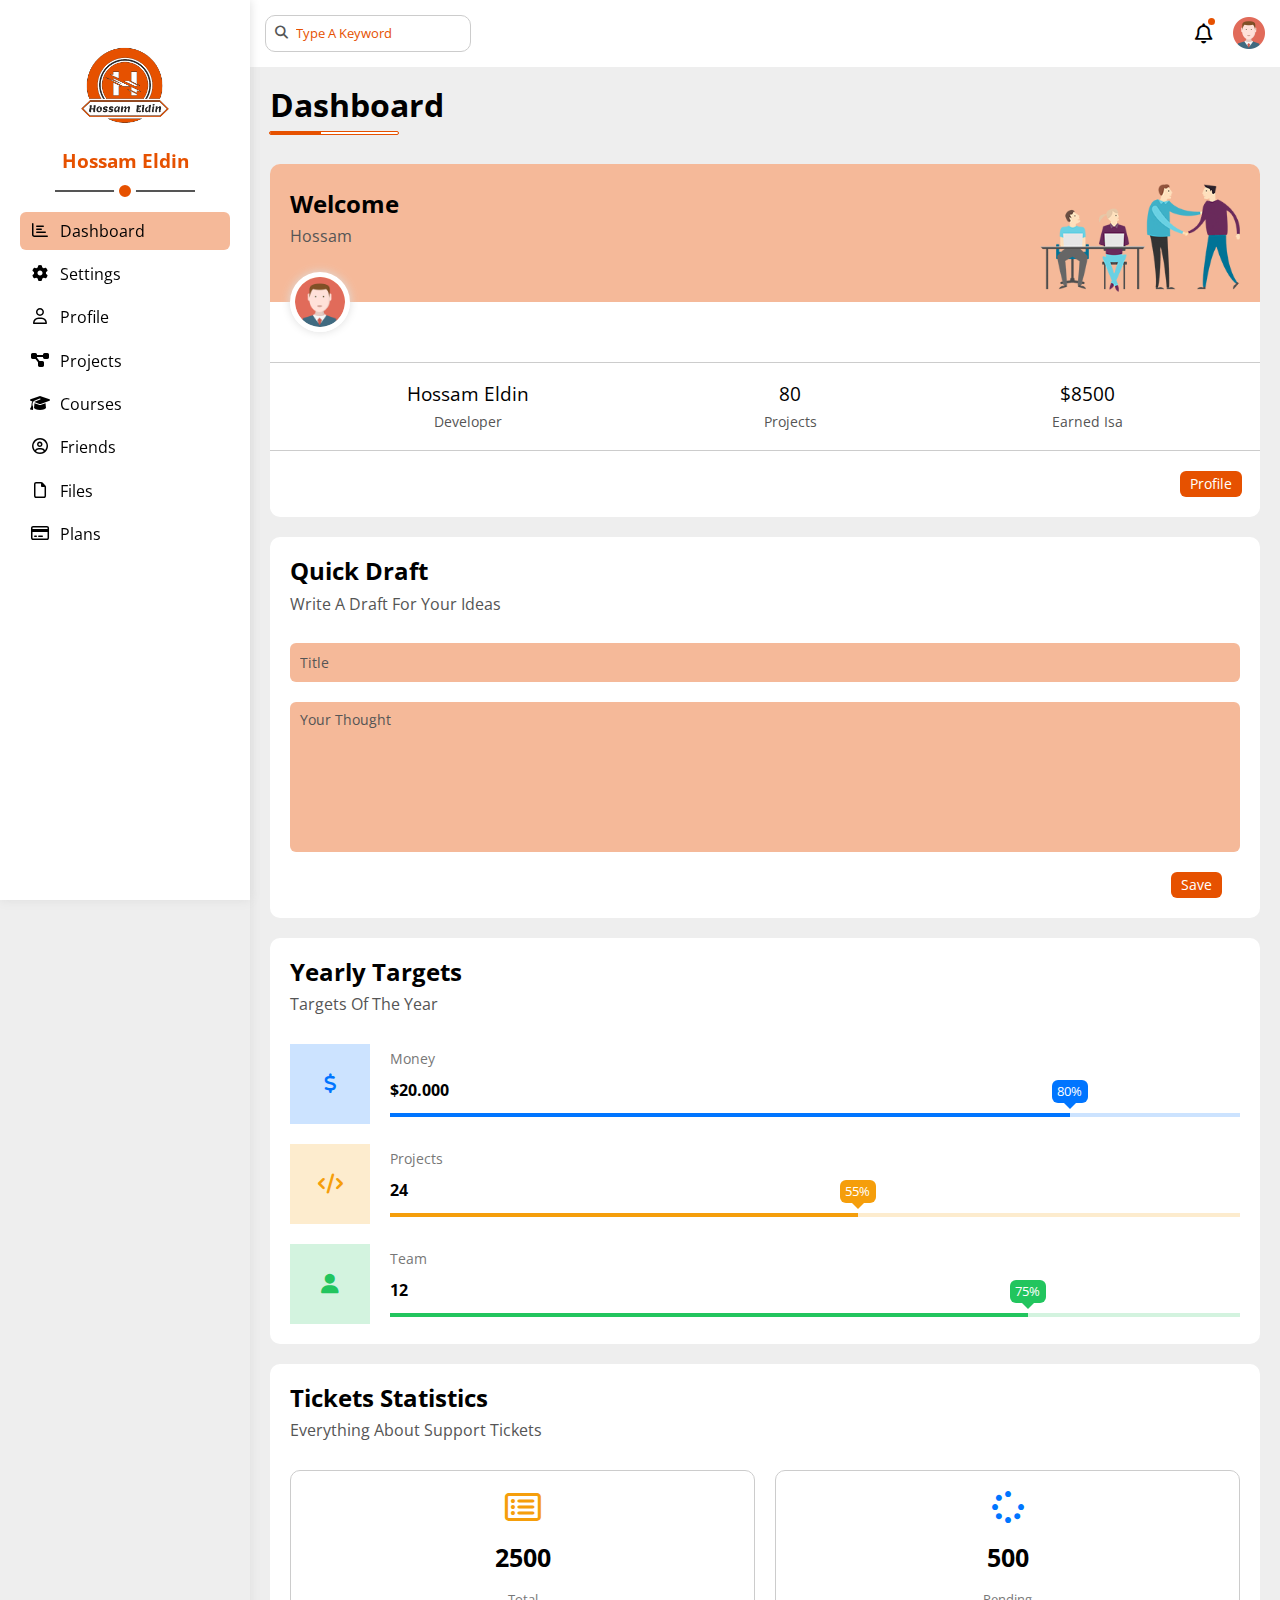
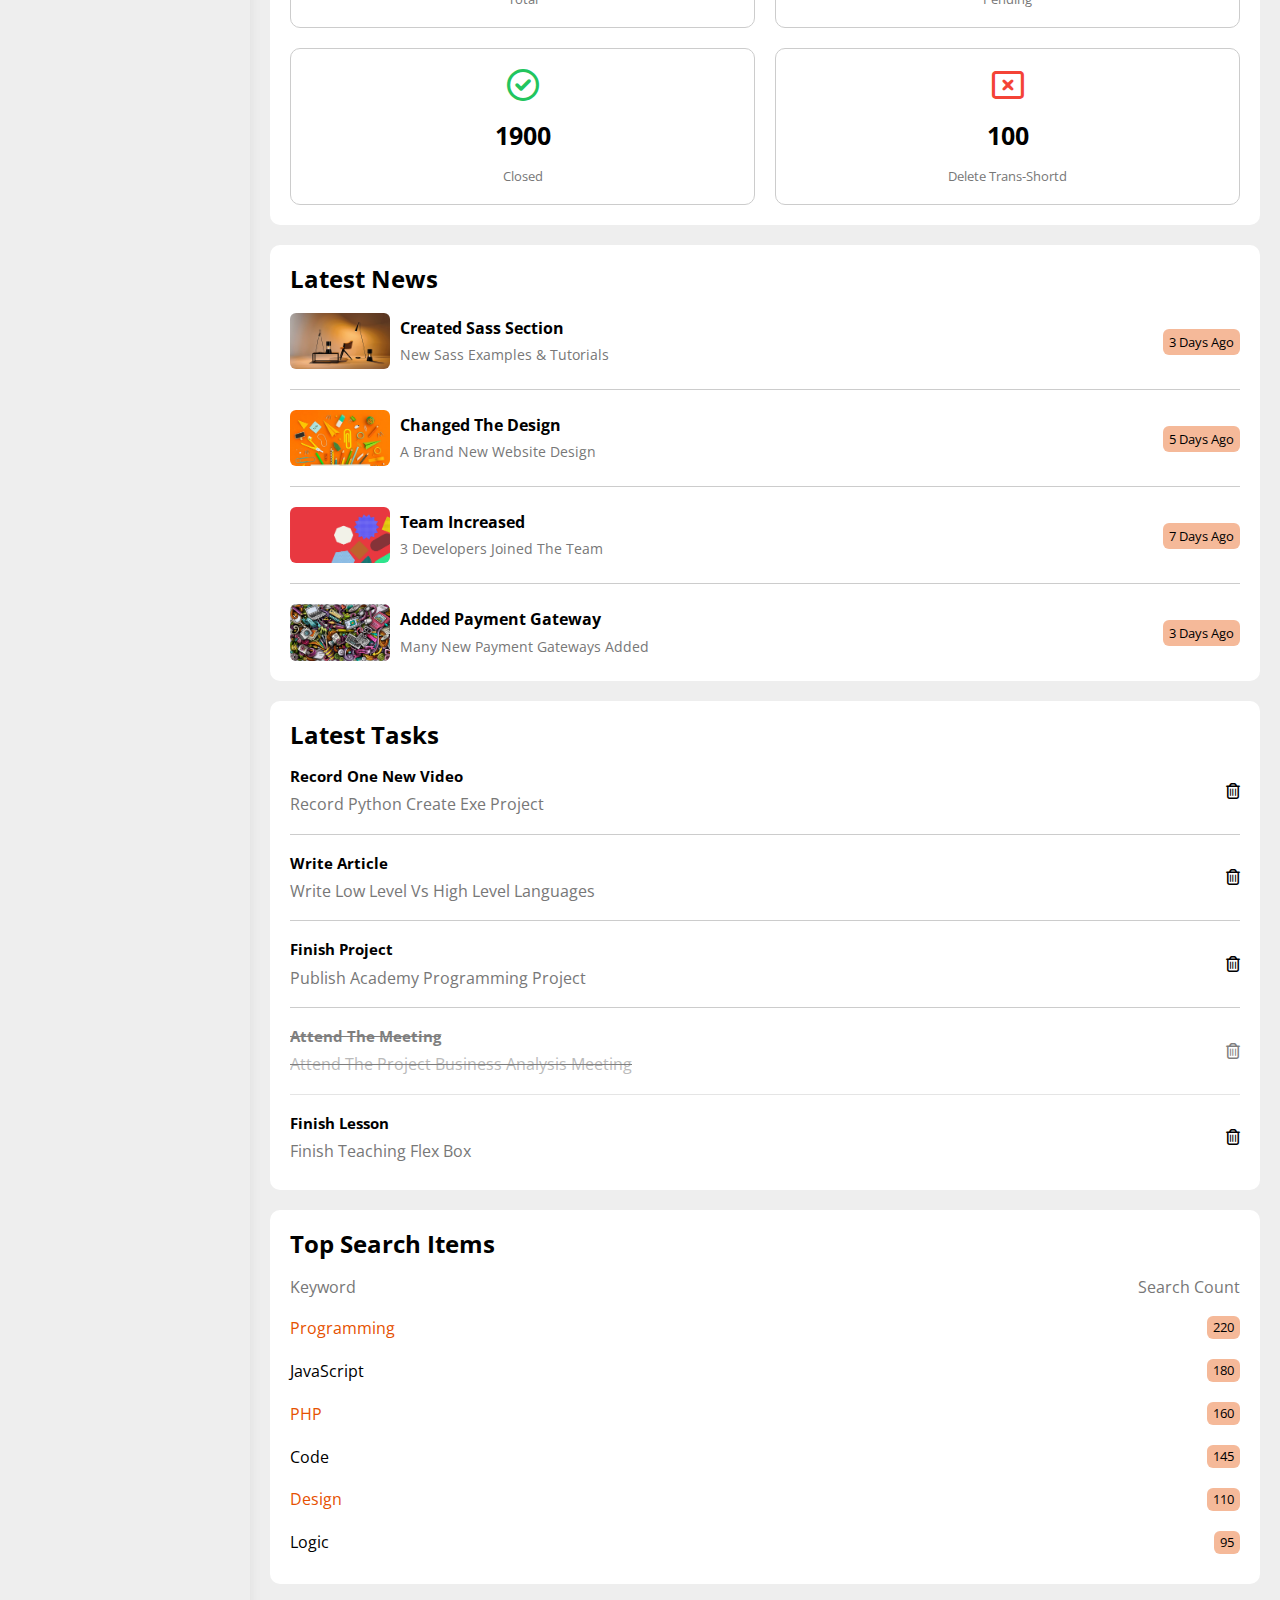
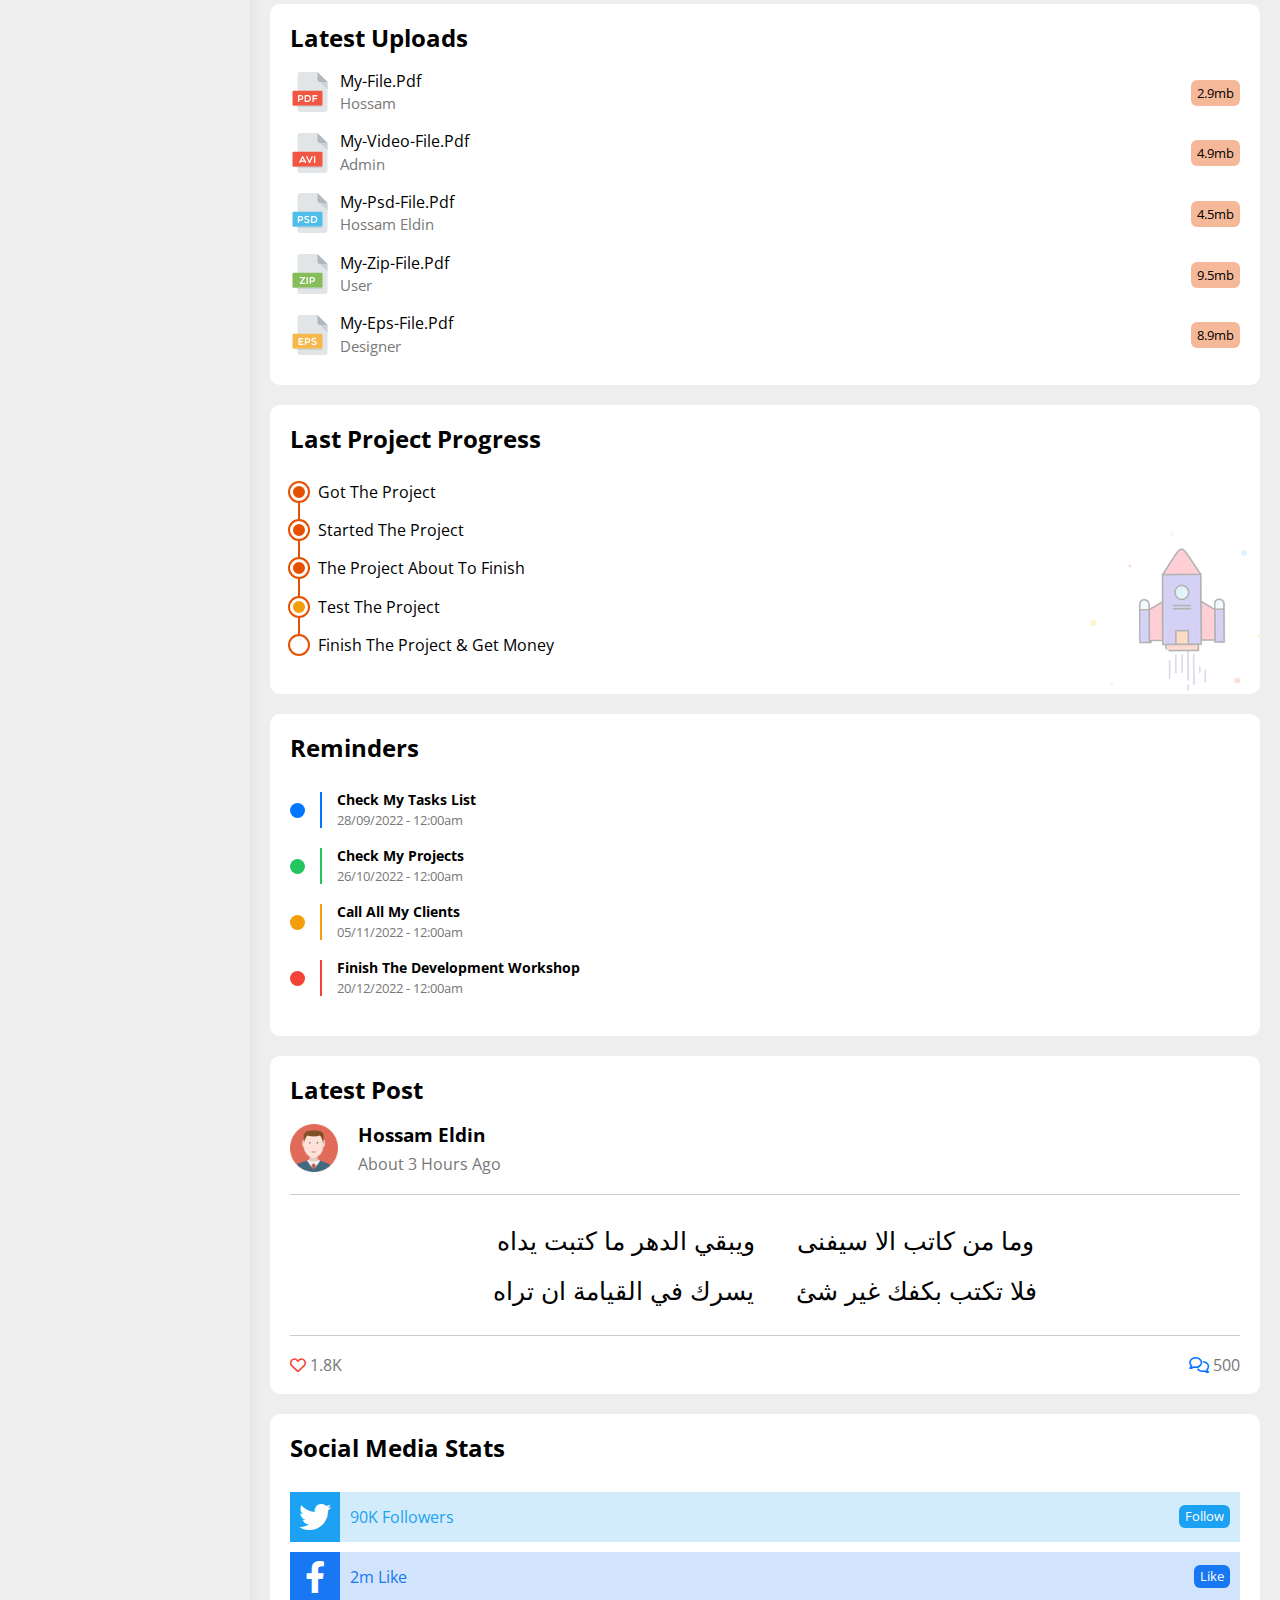
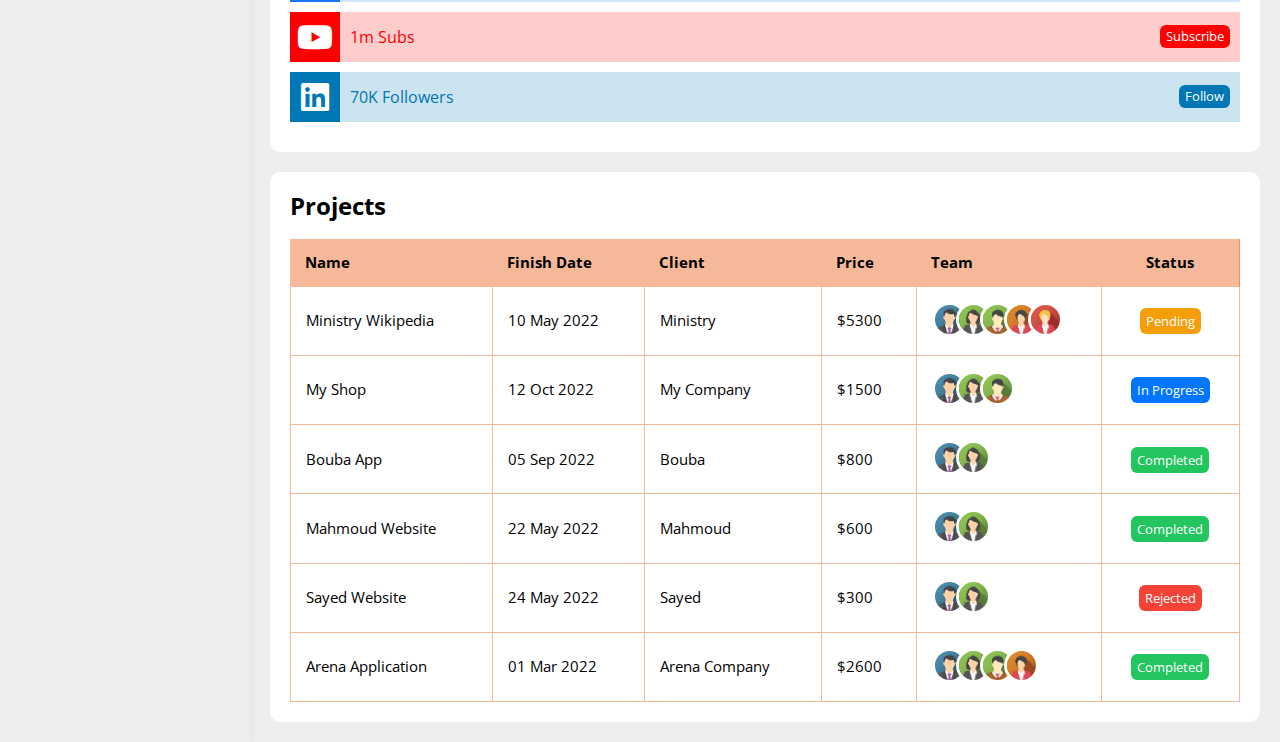
<file: index.html>
<!DOCTYPE html>
<html lang="en">

  <head>
    <meta charset="UTF-8">
    <meta http-equiv="X-UA-Compatible" content="IE=edge">
    <meta name="viewport" content="width=device-width, initial-scale=1.0">
    <!-- metas -->
    <meta name=”robots” content="index, follow">
    <meta name="description" content=" this is a personal Dashboard">
    <meta name="keywords" content=" personal web developing Dashboard">
    <!-- linking normalize reset  -->
    <link rel="stylesheet" href="css/reset.css">
    <!-- linking font awesome  -->
    <link rel="stylesheet" href="css/all.min.css">
    <!-- linking my framework -->
    <link rel="stylesheet" href="css/dashboard-FW.css">
    <!-- linking main css file -->
    <link rel="stylesheet" href="css/main.css">
    <!-- linking google font (open sans font) -->
    <link rel="preconnect" href="https://fonts.googleapis.com">
    <link rel="preconnect" href="https://fonts.gstatic.com" crossorigin>
    <link
      href="https://fonts.googleapis.com/css2?family=Open+Sans:ital,wght@0,300;0,400;0,500;0,600;0,700;0,800;1,300;1,400;1,500;1,600;1,700;1,800&display=swap"
      rel="stylesheet">
    <title>Hossam's Dashboard</title>
  </head>

  <body>
    <div class="page | d-flex">

      <!-- start side-bar -->
      <div class="side-space"></div>
      <asid class="side-bar | pos-rel p-20 bg-w">
        <div class="logo | m-center mk-20"><a href="#"><img src="imgs/logo-final2.png" alt="logo-hossam eldin "></a>
        </div>
        <h3 class="pos-rel w-fit m-center mk-20 c-mine hide-mobile">Hossam Eldin</h3>
        <ul class="pgs | pk-20 ">
          <li>
            <a class="active | txt-caps d-flex click rad-s p-10 mb-5 gap-10 trans-long" href="index.html">
              <i class="fa-regular fa-chart-bar fa-fw"></i>
              <span class="hide-mobile">Dashboard</span>
            </a>
          </li>
          <li>
            <a class="txt-caps d-flex click rad-s p-10 mb-5 gap-10 trans-short" href="settings.html">
              <i class="fa-solid fa-gear fa-fw"></i>
              <span class="hide-mobile">settings</span>
            </a>
          </li>
          <li>
            <a class="txt-caps d-flex click rad-s p-10 mb-5 gap-10 trans-short" href="profile.html">
              <i class="fa-regular fa-user fa-fw"></i>
              <span class="hide-mobile">profile</span>
            </a>
          </li>
          <li>
            <a class="txt-caps d-flex click rad-s p-10 mb-5 gap-10 trans-short" href="projects.html">
              <i class="fa-solid fa-diagram-project fa-fw"></i>
              <span class="hide-mobile">projects</span>
            </a>
          </li>
          <li>
            <a class="txt-caps d-flex click rad-s p-10 mb-5 gap-10 trans-short" href="courses.html">
              <i class="fa-solid fa-graduation-cap fa-fw"></i>
              <span class="hide-mobile">courses</span>
            </a>
          </li>
          <li>
            <a class="txt-caps d-flex click rad-s p-10 mb-5 gap-10 trans-short" href="friends.html">
              <i class="fa-regular fa-circle-user fa-fw"></i>
              <span class="hide-mobile">friends</span>
            </a>
          </li>
          <li>
            <a class="txt-caps d-flex click rad-s p-10 mb-5 gap-10 trans-short" href="files.html">
              <i class="fa-regular fa-file fa-fw"></i>
              <span class="hide-mobile">files</span>
            </a>
          </li>
          <li>
            <a class="txt-caps d-flex click rad-s p-10 mb-5 gap-10 trans-short" href="plans.html">
              <i class="fa-regular fa-credit-card fa-fw"></i>
              <span class="hide-mobile">plans</span>
            </a>
          </li>
        </ul>
      </asid>
      <!-- end side-bar -->

      <main class="pg-content | w-full over-hidden">

        <!-- start header  -->
        <header class=" header | p-15 bg-w space-between">


          <div class="search | pos-rel">
            <input class="p-10 rad-m gray-border" type="search" placeholder="type a keyword">
          </div>


          <div class="icons | align-it-center gap-10">

            <i class="fa-regular fa-bell fa-lg"></i>
            <span class="notification | pos-rel "></span>

            <div class="img">
              <img src="imgs/avatar.png" alt="avatar">
            </div>

          </div>


        </header>
        <!-- end header  -->

        <!-- start dashboard tab  -->
        <section class="dashboard-tab | p-20 | m-p-10 " id="dashboard">
          <h1 class="tab-head">dashboard</h1>

          <!-- cards container  -->
          <div class="two-columns | mb-20 | m-mb-10">

            <!-- card one welcome -->
            <div class="welcome | card rad-m p-0  ">

              <div class="intro | space-between bg-lite p-20 | m-d-flex m-txt-cen">
                <div class="head">
                  <h2>welcome</h2>
                  <p>Hossam</p>
                </div>
                <div class="img | hide-mobile">
                  <img src="imgs/welcome.png" alt="hi">
                </div>
              </div>

              <div class="personal-img | pos-rel rad-circle over-hidden">
                <img src="imgs/avatar.png" alt="logo">
              </div>
              <div class="info | space-around align-it-center txt-cen txt-caps p-20 mb-20 gray-border | m-d-flex ">
                <div>
                  <h3>hossam eldin</h3>
                  <p>developer</p>
                </div>
                <div>
                  <h3>80</h3>
                  <p>projects</p>
                </div>
                <div>
                  <h3>$8500</h3>
                  <p>earned isa</p>
                </div>
              </div>
              <a class="welcome-btn main-btn | m-m-cen" href="profile.html">profile</a>
            </div>


            <!-- card two draft -->
            <div class="draft | card rad-m">
              <h2>quick draft</h2>
              <p>write A Draft For Your Ideas</p>
              <form class="d-flex-col gap-20 ">
                <input class="bg-input p-10 rad-s" type="text" placeholder="title">
                <textarea class="bg-input p-10 rad-s" name="your thought" placeholder="your thought"></textarea>
                <input class="main-btn | m-m-cen" type="submit" value="save">
              </form>
            </div>


            <!-- card three targets -->
            <div class="targets | card rad-m">
              <h2>yearly targets </h2>
              <p>Targets Of The Year</p>

              <div class="content | d-flex-col gap-20">

                <div class="target | d-flex gap-20">

                  <div class="icon | blue center-flex">
                    <i class="fa-solid fa-dollar-sign fa-lg"></i>
                  </div>

                  <div class="holder | d-flex-col space-around">
                    <span class="c-gray txt-caps fs-14 ">money</span>
                    <span class="fw-bold">$20.000</span>

                    <div class="prog | blue">
                      <span class="bg-blue" style="width: 80%;" data-progress="80%"></span>
                    </div>

                  </div>
                </div>

                <div class="target | d-flex gap-20">
                  <div class="icon | orange center-flex">
                    <i class="fa-solid fa-code fa-lg"></i>
                  </div>
                  <div class="holder | d-flex-col space-around">
                    <span class="c-gray txt-caps fs-14 ">projects</span>
                    <span class="fw-bold">24</span>
                    <div class="prog | orange">
                      <span class="bg-orange" style="width: 55%;" data-progress="55%"></span>
                    </div>
                  </div>
                </div>

                <div class="target | d-flex gap-20">
                  <div class="icon | green center-flex">
                    <i class="fa-solid fa-user fa-lg"></i>
                  </div>

                  <div class="holder | d-flex-col space-around">
                    <span class="c-gray txt-caps fs-14 ">team</span>
                    <span class="fw-bold">12</span>
                    <div class="prog | green">
                      <span class="bg-green" style="width: 75%;" data-progress="75%"></span>
                    </div>
                  </div>
                </div>

              </div>

            </div>


            <!-- card four stats -->
            <div class="stats | card rad-m">
              <h2>Tickets Statistics</h2>
              <p>Everything About Support Tickets</p>
              <div class="stats-content | gap-20">
                <!-- ticket one  -->
                <div class="ticket | p-20 rad-m gray-border d-flex-col align-it-center gap-20">
                  <i class="fa-regular fa-rectangle-list fa-2x c-orange"></i>
                  <span class="fw-bold fs-25">2500</span>
                  <span class="c-gray fs-13 txt-caps">total</span>
                </div>

                <!-- ticket two  -->
                <div class="ticket | p-20 rad-m gray-border d-flex-col align-it-center gap-20">
                  <i class="fa-solid fa-spinner fa-2x c-blue"></i>
                  <span class="fw-bold fs-25">500</span>
                  <span class="c-gray fs-13 txt-caps">pending</span>
                </div>

                <!-- ticket three  -->
                <div class="ticket | p-20 rad-m gray-border d-flex-col align-it-center gap-20">
                  <i class="fa-regular fa-circle-check fa-2x c-green"></i>
                  <span class="fw-bold fs-25">1900</span>
                  <span class="c-gray fs-13 txt-caps">closed</span>
                </div>

                <!-- ticket four  -->
                <div class="ticket | p-20 rad-m gray-border d-flex-col align-it-center gap-20">
                  <i class="fa-regular fa-rectangle-xmark fa-2x c-red"></i>
                  <span class="fw-bold fs-25">100</span>
                  <span class="c-gray fs-13 txt-caps">delete trans-shortd</span>
                </div>
              </div>
            </div>


            <!-- card five news -->
            <div class="news | card rad-m">
              <h2>latest news</h2>

              <div class="news-content | mt-20 m-txt-cen">

                <!-- first article -->
                <div class="article | align-it-center gap-10 | m-d-flex">
                  <div class="img | rad-s over-hidden">
                    <img src="imgs/news-01.png" alt="sass">
                  </div>
                  <div class="info | txt-caps">
                    <h3 class="mb-10 fs-16">created sass section</h3>
                    <p class="fs-14 c-gray">new sass examples & tutorials</p>
                  </div>
                  <div class="time | m-left-auto | m-m-cen">
                    <span class="label">3 days ago</span>
                  </div>
                </div>


                <!-- second article -->
                <div class="article | align-it-center gap-10 | m-d-flex">
                  <div class="img | rad-s over-hidden">
                    <img src="imgs/news-02.png" alt="sass">
                  </div>
                  <div class="info | txt-caps">
                    <h3 class="mb-10 fs-16">Changed The Design</h3>
                    <p class="fs-14 c-gray">A Brand New Website Design</p>
                  </div>
                  <div class="time | m-left-auto | m-m-cen">
                    <span class="label">5 days ago</span>
                  </div>
                </div>

                <!-- third article -->
                <div class="article | align-it-center gap-10 | m-d-flex">
                  <div class="img | rad-s over-hidden">
                    <img src="imgs/news-03.png" alt="sass">
                  </div>
                  <div class="info | txt-caps">
                    <h3 class="mb-10 fs-16">Team Increased</h3>
                    <p class="fs-14 c-gray">3 Developers Joined The Team</p>
                  </div>
                  <div class="time | m-left-auto | m-m-cen">
                    <span class="label">7 days ago</span>
                  </div>
                </div>

                <!-- fourth article -->
                <div class="article | align-it-center gap-10 | m-d-flex">
                  <div class="img | rad-s over-hidden">
                    <img src="imgs/news-04.png" alt="sass">
                  </div>
                  <div class="info | txt-caps">
                    <h3 class="mb-10 fs-16">Added Payment Gateway</h3>
                    <p class="fs-14 c-gray">Many New Payment Gateways Added</p>
                  </div>
                  <div class="time | m-left-auto | m-m-cen">
                    <span class="label">3 days ago</span>
                  </div>
                </div>


              </div>
            </div>


            <!-- card six tasks -->
            <div class="tasks card rad-m">
              <h2>latest tasks</h2>
              <div class="tasks-content | mt-20">

                <!-- task one  -->
                <div class="task | align-it-center space-between gap-10 pb-20 mb-20 border-bottom | m-d-flex m-txt-cen">
                  <div class="info | txt-caps">
                    <h3 class="mb-10 fs-15">Record One New Video</h3>
                    <p class="c-gray">Record Python Create Exe Project</p>
                  </div>
                  <div class="time">
                    <i class="fa-regular fa-trash-can delete trans-short"></i>
                  </div>
                </div>

                <!-- task two  -->
                <div class="task | align-it-center space-between gap-10 pb-20 mb-20 border-bottom | m-d-flex m-txt-cen">
                  <div class="info | txt-caps">
                    <h3 class="mb-10 fs-15">Write Article</h3>
                    <p class="c-gray">Write Low Level vs High Level Languages</p>
                  </div>
                  <div class="time">
                    <i class="fa-regular fa-trash-can delete trans-short"></i>
                  </div>
                </div>

                <!-- task three  -->
                <div class="task | align-it-center space-between gap-10 pb-20 mb-20 border-bottom | m-d-flex m-txt-cen">
                  <div class="info | txt-caps">
                    <h3 class="mb-10 fs-15">Finish Project</h3>
                    <p class="c-gray">Publish Academy Programming Project</p>
                  </div>
                  <div class="time">
                    <i class="fa-regular fa-trash-can delete trans-short"></i>
                  </div>
                </div>

                <!-- task four  -->
                <div
                  class="task finished | align-it-center space-between gap-10 pb-20 mb-20 border-bottom | m-d-flex m-txt-cen">
                  <div class="info | txt-caps">
                    <h3 class="mb-10 fs-15">Attend The Meeting</h3>
                    <p class="c-gray">Attend The Project Business Analysis Meeting</p>
                  </div>
                  <div class="time">
                    <i class="fa-regular fa-trash-can delete trans-short"></i>
                  </div>
                </div>

                <!-- task five  -->
                <div class="task | align-it-center space-between gap-10 mb-10 | m-d-flex m-txt-cen">
                  <div class="info | txt-caps">
                    <h3 class="mb-10 fs-15">Finish Lesson</h3>
                    <p class="c-gray">Finish Teaching Flex Box</p>
                  </div>
                  <div class="time">
                    <i class="fa-regular fa-trash-can delete trans-short"></i>
                  </div>
                </div>

              </div>
            </div>


            <!-- card seven search -->
            <div class="search | card rad-m">
              <h2>top search items</h2>
              <div class="search-content | mt-20">

                <div class="item | align-it-center space-between gap-10 pb-20 c-gray txt-caps |">
                  <span>keyword</span>
                  <span>search count</span>
                </div>

                <!-- head -->
                <div class="head | align-it-center space-between gap-10 pb-20 txt-caps |">
                  <span class="c-mine">Programming</span>
                  <span class="label">220</span>
                </div>

                <!-- item 1 -->
                <div class="item | align-it-center space-between gap-10 pb-20 txt-caps |">
                  <span>javaScript</span>
                  <span class="label">180</span>
                </div>

                <!-- item 2 -->
                <div class="item | align-it-center space-between gap-10 pb-20 txt-caps |">
                  <span class="c-mine">PHP</span>
                  <span class="label">160</span>
                </div>

                <!-- item 3 -->
                <div class="item | align-it-center space-between gap-10 pb-20 txt-caps |">
                  <span>code</span>
                  <span class="label">145</span>
                </div>

                <!-- item 4 -->
                <div class="item | align-it-center space-between gap-10 pb-20 txt-caps |">
                  <span class="c-mine">Design</span>
                  <span class="label">110</span>
                </div>

                <!-- item 5 -->
                <div class="item | align-it-center space-between gap-10 mb-10 txt-caps |">
                  <span>logic</span>
                  <span class="label">95</span>
                </div>

              </div>
            </div>

            <!-- card eight uploads -->
            <div class="uploads | card rad-m">
              <h2>latest uploads</h2>
              <div class="uploads-content | mt-20">

                <!-- file one  -->
                <div class="file | align-it-center gap-10 mb-20 | ">
                  <div class="img | ">
                    <img class="svg-size" src="imgs/pdf.svg" alt="pdf">
                  </div>

                  <div class="info | d-flex-col">
                    <span class="mb-5 txt-caps">my-file.pdf</span>
                    <span class="c-gray txt-caps fs-15">Hossam</span>
                  </div>

                  <div class="size | m-left-auto | ">
                    <span class="label">2.9mb</span>
                  </div>
                </div>


                <!-- file two  -->
                <div class="file | align-it-center gap-10 mb-20 | ">
                  <div class="img | ">
                    <img class="svg-size" src="imgs/avi.svg" alt="avi">
                  </div>

                  <div class="info | d-flex-col">
                    <span class="mb-5 txt-caps">my-video-file.pdf</span>
                    <span class="c-gray txt-caps fs-15">admin</span>
                  </div>

                  <div class="size | m-left-auto | ">
                    <span class="label">4.9mb</span>
                  </div>
                </div>


                <!-- file three  -->
                <div class="file | align-it-center gap-10 mb-20 | ">
                  <div class="img | ">
                    <img class="svg-size" src="imgs/psd.svg" alt="psd">
                  </div>

                  <div class="info | d-flex-col">
                    <span class="mb-5 txt-caps">my-psd-file.pdf</span>
                    <span class="c-gray txt-caps fs-15">hossam Eldin</span>
                  </div>

                  <div class="size | m-left-auto | ">
                    <span class="label">4.5mb</span>
                  </div>
                </div>


                <!-- file four  -->
                <div class="file | align-it-center gap-10 mb-20 | ">
                  <div class="img | ">
                    <img class="svg-size" src="imgs/zip.svg" alt="zip">
                  </div>

                  <div class="info | d-flex-col">
                    <span class="mb-5 txt-caps">my-zip-file.pdf</span>
                    <span class="c-gray txt-caps fs-15">user</span>
                  </div>

                  <div class="size | m-left-auto | ">
                    <span class="label">9.5mb</span>
                  </div>
                </div>


                <!-- file five  -->
                <!-- <div class="file | align-it-center gap-10 mb-20 | ">
                  <div class="img | ">
                    <img class="svg-size" src="imgs/dll.svg" alt="dll">
                  </div>

                  <div class="info | d-flex-col">
                    <span class="mb-5 txt-caps">my-dll-file.pdf</span>
                    <span class="c-gray txt-caps fs-15">admin</span>
                  </div>

                  <div class="size | m-left-auto | ">
                    <span class="label">4.3mb</span>
                  </div>
                </div> -->


                <!-- file six last -->
                <div class="file | align-it-center gap-10 mb-10 | ">
                  <div class="img | ">
                    <img class="svg-size" src="imgs/eps.svg" alt="eps">
                  </div>

                  <div class="info | d-flex-col">
                    <span class="mb-5 txt-caps">my-eps-file.pdf</span>
                    <span class="c-gray txt-caps fs-15">Designer</span>
                  </div>

                  <div class="size | m-left-auto | ">
                    <span class="label">8.9mb</span>
                  </div>
                </div>

              </div>
            </div>

            <!-- card nine project progress -->
            <div class="progress | card rad-m pos-rel">
              <h2>last project progress</h2>
              <img class="pro-img | hide-mobile" src="imgs/project.png" alt="decore">
              <ul class="progress-content | mt-30 pos-rel">

                <li class="project | d-flex gap-10 mb-20">
                  <div class="dot done | rad-circle  "></div>
                  <p class="progect-prog | txt-caps">Got The Project</p>
                </li>

                <li class="project | d-flex gap-10 mb-20">
                  <div class="dot done | rad-circle  "></div>
                  <p class="progect-prog | txt-caps">Started The Project</p>
                </li>

                <li class="project | d-flex gap-10 mb-20">
                  <div class="dot done | rad-circle  "></div>
                  <p class="progect-prog | txt-caps">The Project About To Finish</p>
                </li>

                <li class="project | d-flex gap-10 mb-20">
                  <div class="dot in-progress | rad-circle  "></div>
                  <p class="progect-prog | txt-caps">Test The Project</p>
                </li>

                <li class="project | d-flex gap-10 mb-20">
                  <div class="dot not-yet | rad-circle  "></div>
                  <p class="progect-prog | txt-caps">Finish The Project & Get Money</p>
                </li>

              </ul>
            </div>

            <!-- card ten reminders -->
            <div class="reminders | card rad-m">
              <h2>reminders</h2>

              <ul class="reminders-content | mt-30">

                <li class="reminder | d-flex gap-15 mb-20">
                  <div class="dot | bg-blue rad-circle  "></div>
                  <div class="info | c-blue d-flex-col">
                    <span class=" c-black mb-5 txt-caps fw-bold fs-14">Check My Tasks List</span>
                    <span class="c-gray txt-caps fs-13">28/09/2022 - 12:00am</span>
                  </div>
                </li>

                <li class="reminder | d-flex gap-15 mb-20">
                  <div class="dot | bg-green rad-circle"></div>
                  <div class="info | c-green d-flex-col">
                    <span class=" c-black mb-5 txt-caps fw-bold fs-14">Check My Projects</span>
                    <span class="c-gray txt-caps fs-13">26/10/2022 - 12:00am</span>
                  </div>
                </li>

                <li class="reminder | d-flex gap-15 mb-20">
                  <div class="dot | bg-orange rad-circle"></div>
                  <div class="info | c-orange d-flex-col">
                    <span class=" c-black mb-5 txt-caps fw-bold fs-14">Call All My Clients</span>
                    <span class="c-gray txt-caps fs-13">05/11/2022 - 12:00am</span>
                  </div>
                </li>

                <li class="reminder | d-flex gap-15 mb-20">
                  <div class="dot | bg-red rad-circle"></div>
                  <div class="info | c-red d-flex-col">
                    <span class=" c-black mb-5 txt-caps fw-bold fs-14">Finish The Development Workshop</span>
                    <span class="c-gray txt-caps fs-13">20/12/2022 - 12:00am</span>
                  </div>
                </li>


              </ul>
            </div>

            <!-- card eleven post -->
            <div class="post | card rad-m">
              <h2>latest post</h2>
              <div class="account | mt-20 pb-20 d-flex gap-20 border-bottom ">
                <div class="img">
                  <img src="imgs/avatar.png" alt="owner">
                </div>
                <div class="name | txt-caps">
                  <h3 class="mb-10 ">hossam eldin</h3>
                  <span class="c-gray">About 3 Hours Ago</span>
                </div>
              </div>

              <p class="fs-25 p-20 txt-cen border-bottom rtl | m-fs-20">
                وما من كاتب الا سيفنى &nbsp;&nbsp;&nbsp;&nbsp; ويبقي الدهر ما كتبت يداه
                <br>فلا تكتب بكفك غير شئ &nbsp;&nbsp;&nbsp;&nbsp; يسرك في القيامة ان تراه
              </p>
              <div class="post-foot | space-between mt-20">
                <div class="likes">
                  <i class="fa-regular fa-heart c-red "></i>
                  <span class="c-gray">1.8K</span>
                </div>
                <div class="comments">
                  <i class="fa-regular fa-comments c-blue"></i>
                  <span class="c-gray">500</span>
                </div>
              </div>

            </div>

            <!-- card twelve social media -->
            <div class="social | card rad-m">
              <h2>social media stats</h2>
              <div class="social-content | mt-30">

                <!-- twitter  -->
                <div class="platform | align-it-center gap-10 mb-10  bg-twitter-lite | ">
                  <i class="fa-brands fa-twitter fa-2x c-white bg-twitter center-flex trans-long"></i>
                  <span class="txt-caps c-twitter | m-txt-cen">90K Followers</span>
                  <a class="fs-13 txt-caps rad-s c-white bg-twitter p-data" href="#">follow</a>
                </div>


                <!-- facebook  -->
                <div class="platform | align-it-center gap-10 mb-10  bg-face-lite | ">
                  <i class="fa-brands fa-facebook-f fa-2x c-white bg-face center-flex trans-long"></i>
                  <span class="txt-caps c-face | m-txt-cen">2m like</span>
                  <a class="fs-13 txt-caps rad-s c-white bg-face p-data m-left-auto" href="#">like</a>
                </div>


                <!-- youtube  -->
                <div class="platform | align-it-center gap-10 mb-10  bg-youtube-lite | ">
                  <i class="fa-brands fa-youtube fa-2x c-white bg-youtube center-flex trans-long"></i>
                  <span class="txt-caps c-youtube | m-txt-cen">1m subs</span>
                  <a class="fs-13 txt-caps rad-s c-white bg-youtube p-data m-left-auto" href="#">subscribe</a>
                </div>


                <!-- linked  -->
                <div class="platform | align-it-center gap-10 mb-10  bg-linked-lite | ">
                  <i class="fa-brands fa-linkedin fa-2x c-white bg-linked center-flex trans-long"></i>
                  <span class="txt-caps c-linked | m-txt-cen">70K Followers</span>
                  <a class="fs-13 txt-caps rad-s c-white bg-linked p-data m-left-auto" href="#">follow</a>
                </div>
              </div>
            </div>

          </div>

          <!-- card thirteen projects -->
          <div class="projects | card rad-m">
            <h2>projects</h2>
            <div class="responsive-table | mt-20">
              <table class="w-full fs-15">
                <thead>
                  <tr>
                    <td>name</td>
                    <td>finish date</td>
                    <td>Client</td>
                    <td>price</td>
                    <td>team</td>
                    <td>status</td>
                  </tr>
                </thead>
                <tbody>
                  <tr>
                    <td>Ministry Wikipedia</td>
                    <td>10 May 2022</td>
                    <td>Ministry</td>
                    <td>$5300 </td>
                    <td>
                      <img src="imgs/team-01.png" alt="team member">
                      <img src="imgs/team-02.png" alt="team member">
                      <img src="imgs/team-03.png" alt="team member">
                      <img src="imgs/team-04.png" alt="team member">
                      <img src="imgs/team-05.png" alt="team member">
                    </td>
                    <td><span class="label | c-white | pending">pending</span></td>
                  </tr>
                  <tr>
                    <td>my Shop</td>
                    <td>12 Oct 2022</td>
                    <td>my Company </td>
                    <td>$1500 </td>
                    <td>
                      <img src="imgs/team-01.png" alt="team member">
                      <img src="imgs/team-02.png" alt="team member">
                      <img src="imgs/team-03.png" alt="team member">
                    </td>
                    <td><span class="label | c-white | ongoing">in progress</span></td>
                  </tr>
                  <tr>
                    <td>Bouba App </td>
                    <td>05 Sep 2022 </td>
                    <td>Bouba</td>
                    <td>$800</td>
                    <td>
                      <img src="imgs/team-01.png" alt="team member">
                      <img src="imgs/team-02.png" alt="team member">
                    </td>
                    <td><span class="label | c-white | completed">completed</span></td>
                  </tr>
                  <tr>
                    <td>Mahmoud Website </td>
                    <td>22 May 2022 </td>
                    <td>Mahmoud </td>
                    <td>$600</td>
                    <td>
                      <img src="imgs/team-01.png" alt="team member">
                      <img src="imgs/team-02.png" alt="team member">
                    </td>
                    <td><span class="label | c-white | completed">completed</span></td>
                  </tr>
                  <tr>
                    <td>Sayed Website </td>
                    <td>24 May 2022 </td>
                    <td>Sayed</td>
                    <td>$300 </td>
                    <td>
                      <img src="imgs/team-01.png" alt="team member">
                      <img src="imgs/team-02.png" alt="team member">
                    </td>
                    <td><span class="label | c-white | rejected">rejected</span></td>
                  </tr>
                  <tr>
                    <td>Arena Application </td>
                    <td>01 Mar 2022 </td>
                    <td>Arena Company </td>
                    <td>$2600 </td>
                    <td>
                      <img src="imgs/team-01.png" alt="team member">
                      <img src="imgs/team-02.png" alt="team member">
                      <img src="imgs/team-03.png" alt="team member">
                      <img src="imgs/team-04.png" alt="team member">
                    </td>
                    <td><span class="label | c-white | completed">completed</span></td>
                  </tr>
                </tbody>
              </table>
            </div>
          </div>

        </section>
        <!-- end dashboard tab  -->

      </main>
    </div>






  </body>

</html>
</file>
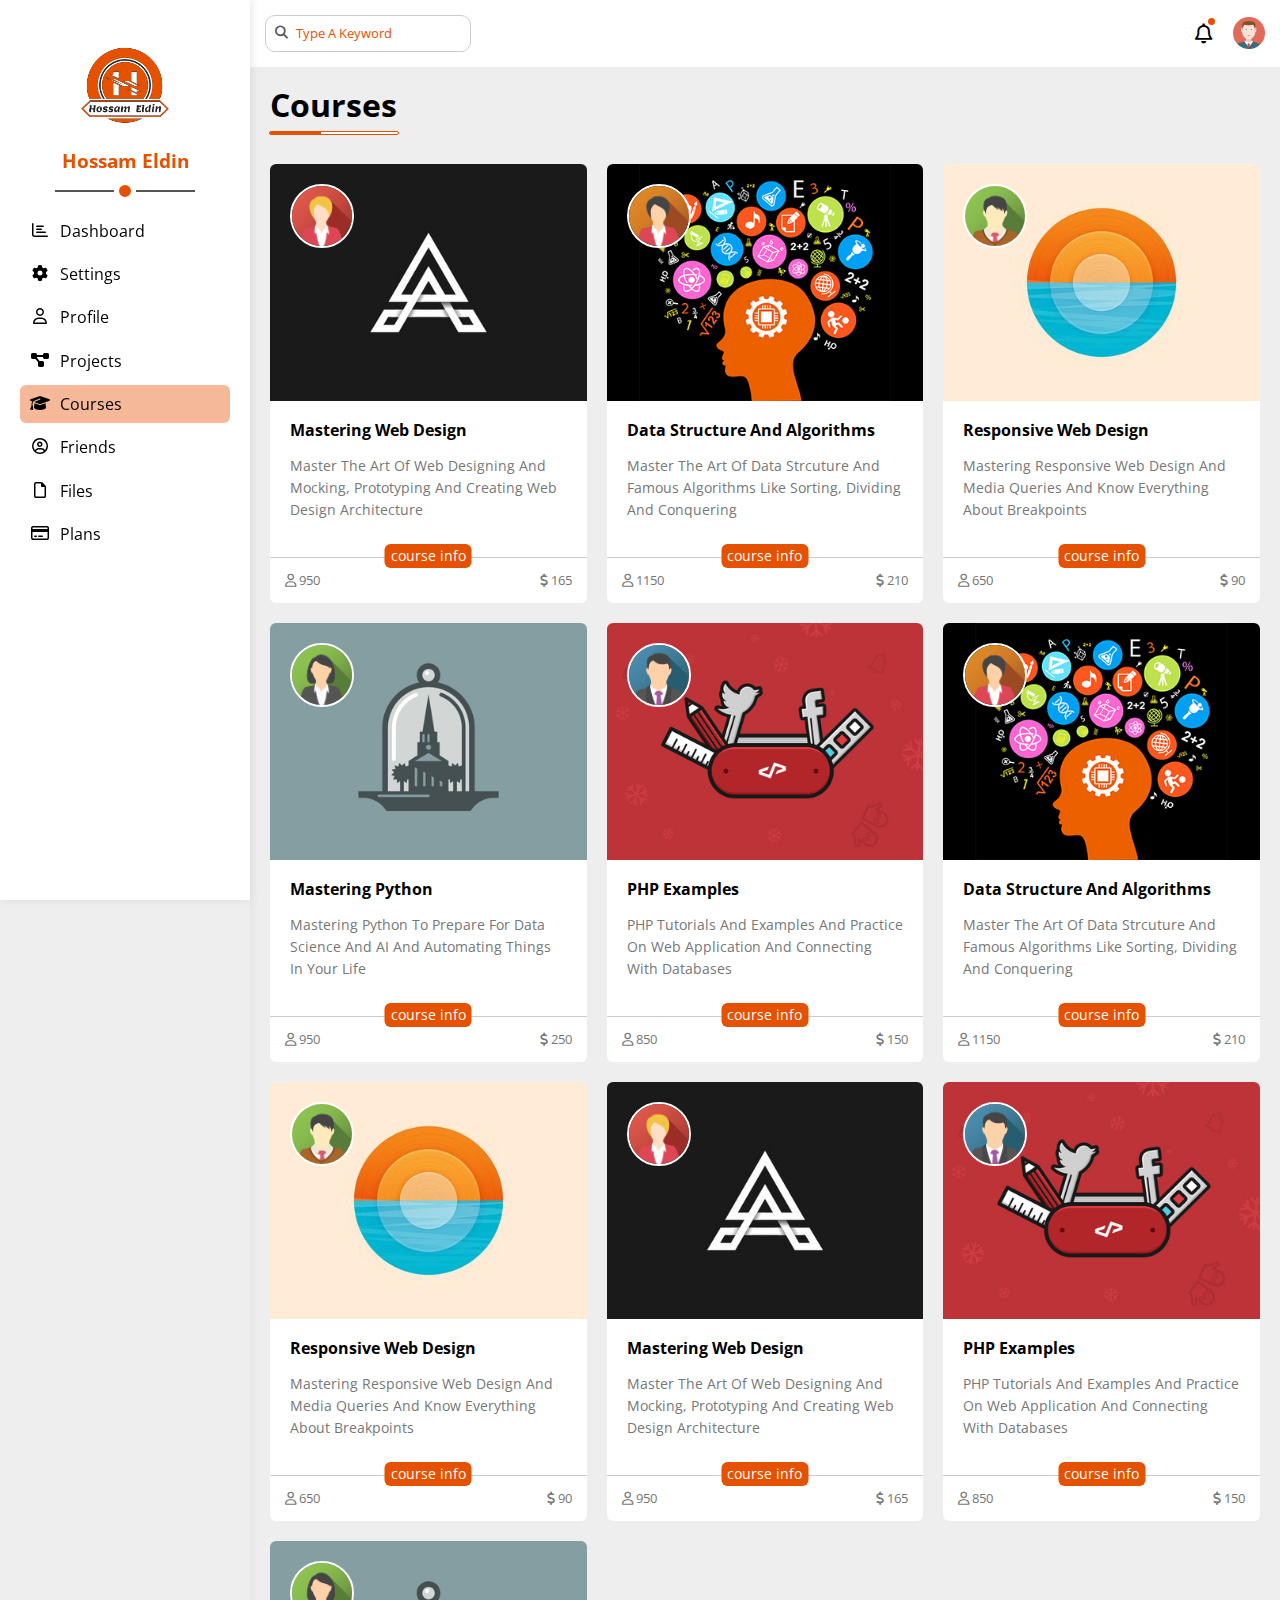
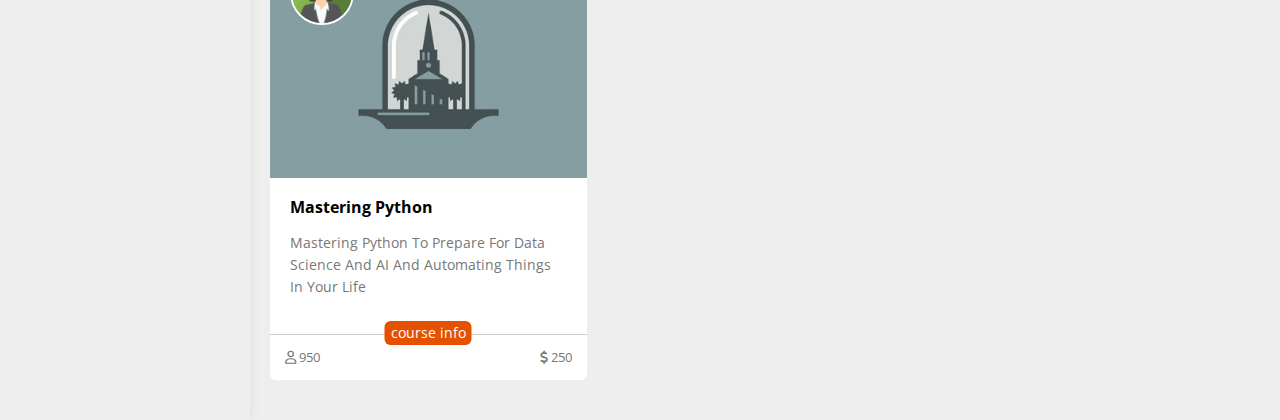
<file: courses.html>
<!DOCTYPE html>
<html lang="en">

  <head>
    <meta charset="UTF-8">
    <meta http-equiv="X-UA-Compatible" content="IE=edge">
    <meta name="viewport" content="width=device-width, initial-scale=1.0">
    <!-- metas -->
    <meta name=”robots” content="index, follow">
    <meta name="description" content=" this is a personal Dashboard courses page">
    <meta name="keywords" content=" personal web developing Dashboard">
    <!-- linking normalize reset  -->
    <link rel="stylesheet" href="css/reset.css">
    <!-- linking font awesome  -->
    <link rel="stylesheet" href="css/all.min.css">
    <!-- linking my framework -->
    <link rel="stylesheet" href="css/dashboard-FW.css">
    <!-- linking main css file -->
    <link rel="stylesheet" href="css/main.css">
    <!-- linking google font (open sans font) -->
    <link rel="preconnect" href="https://fonts.googleapis.com">
    <link rel="preconnect" href="https://fonts.gstatic.com" crossorigin>
    <link
      href="https://fonts.googleapis.com/css2?family=Open+Sans:ital,wght@0,300;0,400;0,500;0,600;0,700;0,800;1,300;1,400;1,500;1,600;1,700;1,800&display=swap"
      rel="stylesheet">
    <title>Hossam's Courses</title>
  </head>

  <body>
    <div class="page | d-flex">

      <!-- start side-bar -->
      <div class="side-space"></div>
      <asid class="side-bar | pos-rel p-20 bg-w">
        <div class="logo | m-center mk-20"><a href="#"><img src="imgs/logo-final2.png" alt="logo-hossam eldin "></a>
        </div>
        <h3 class="pos-rel w-fit m-center mk-20 c-mine hide-mobile">Hossam Eldin</h3>
        <ul class="pgs | pk-20 ">
          <li>
            <a class=" | txt-caps d-flex click rad-s p-10 mb-5 gap-10 trans-long" href="index.html">
              <i class="fa-regular fa-chart-bar fa-fw"></i>
              <span class="hide-mobile">Dashboard</span>
            </a>
          </li>
          <li>
            <a class=" | txt-caps d-flex click rad-s p-10 mb-5 gap-10 trans-short" href="settings.html">
              <i class="fa-solid fa-gear fa-fw"></i>
              <span class="hide-mobile">settings</span>
            </a>
          </li>
          <li>
            <a class=" | txt-caps d-flex click rad-s p-10 mb-5 gap-10 trans-short" href="profile.html">
              <i class="fa-regular fa-user fa-fw"></i>
              <span class="hide-mobile">profile</span>
            </a>
          </li>
          <li>
            <a class="txt-caps d-flex click rad-s p-10 mb-5 gap-10 trans-short" href="projects.html">
              <i class="fa-solid fa-diagram-project fa-fw"></i>
              <span class="hide-mobile">projects</span>
            </a>
          </li>
          <li>
            <a class="active | txt-caps d-flex click rad-s p-10 mb-5 gap-10 trans-short" href="courses.html">
              <i class="fa-solid fa-graduation-cap fa-fw"></i>
              <span class="hide-mobile">courses</span>
            </a>
          </li>
          <li>
            <a class="txt-caps d-flex click rad-s p-10 mb-5 gap-10 trans-short" href="friends.html">
              <i class="fa-regular fa-circle-user fa-fw"></i>
              <span class="hide-mobile">friends</span>
            </a>
          </li>
          <li>
            <a class="txt-caps d-flex click rad-s p-10 mb-5 gap-10 trans-short" href="files.html">
              <i class="fa-regular fa-file fa-fw"></i>
              <span class="hide-mobile">files</span>
            </a>
          </li>
          <li>
            <a class="txt-caps d-flex click rad-s p-10 mb-5 gap-10 trans-short" href="plans.html">
              <i class="fa-regular fa-credit-card fa-fw"></i>
              <span class="hide-mobile">plans</span>
            </a>
          </li>
        </ul>
      </asid>
      <!-- end side-bar -->

      <main class="pg-content | w-full over-hidden">

        <!-- start header  -->
        <header class=" header | p-15 bg-w space-between">


          <div class="search | pos-rel">
            <input class="p-10 rad-m gray-border" type="search" placeholder="type a keyword">
          </div>


          <div class="icons | align-it-center gap-10">

            <i class="fa-regular fa-bell fa-lg"></i>
            <span class="notification | pos-rel "></span>

            <div class="img">
              <img src="imgs/avatar.png" alt="avatar">
            </div>

          </div>


        </header>
        <!-- end header  -->

        <!-- start courses tab  -->
        <section class="courses-tab | p-20 | m-p-10 ">
          <h1 class="tab-head">Courses</h1>

          <!-- courses container  -->
          <div class="three-columns | mb-20 | m-mb-10">

            <!-- one -->
            <div class="course | card p-0 rad-s">
              <div class="img">
                <img class="inst rad-circle pos-abs m-20 w-64 white-border" src="imgs/team-05.png" alt="">
                <img class="w-full" src="imgs/course-01.jpg" alt="">
              </div>
              <div class="info | p-20">
                <h4 class="mb-15 txt-caps">Mastering Web Design</h4>
                <p class="txt-caps fs-14 c-gray mb-15 lh-16">Master The Art Of Web Designing And Mocking, Prototyping
                  And Creating Web Design Architecture</p>
              </div>
              <div class=" border-bottom pos-rel">
                <span class=" c-info | bg-mine c-white p-data fs-14 rad-s d-block w-fit pos-abs pos-xcen">course
                  info</span>
              </div>
              <div class="space-between p-15">
                <div class="left | c-gray fs-13">
                  <i class="fa-regular fa-user"></i>
                  <span>950</span>
                </div>
                <div class="right | c-gray fs-13">
                  <i class="fa-solid fa-dollar-sign"></i>
                  <span>165</span>
                </div>
              </div>
            </div>

            <!-- two -->
            <div class="course | card p-0 rad-s">
              <div class="img">
                <img class="inst rad-circle pos-abs m-20 w-64 white-border" src="imgs/team-04.png" alt="">
                <img class="w-full" src="imgs/course-02.jpg" alt="">
              </div>
              <div class="info | p-20">
                <h4 class="mb-15 txt-caps">Data Structure And Algorithms</h4>
                <p class="txt-caps fs-14 c-gray mb-15 lh-16">
                  Master The Art Of Data Strcuture And Famous Algorithms Like Sorting, Dividing And Conquering
                </p>
              </div>
              <div class=" border-bottom pos-rel">
                <span class=" c-info | bg-mine c-white p-data fs-14 rad-s d-block w-fit pos-abs pos-xcen">course
                  info</span>
              </div>
              <div class="space-between p-15">
                <div class="left | c-gray fs-13">
                  <i class="fa-regular fa-user"></i>
                  <span>1150</span>
                </div>
                <div class="right | c-gray fs-13">
                  <i class="fa-solid fa-dollar-sign"></i>
                  <span>210</span>
                </div>
              </div>


            </div>

            <!-- three -->
            <div class="course | card p-0 rad-s">
              <div class="img">
                <img class="inst rad-circle pos-abs m-20 w-64 white-border" src="imgs/team-03.png" alt="">
                <img class="w-full" src="imgs/course-03.jpg" alt="">
              </div>
              <div class="info | p-20">
                <h4 class="mb-15 txt-caps">Responsive Web Design</h4>
                <p class="txt-caps fs-14 c-gray mb-15 lh-16">Mastering Responsive Web Design And Media Queries And Know Everything About Breakpoints</p>
              </div>
              <div class=" border-bottom pos-rel">
                <span class=" c-info | bg-mine c-white p-data fs-14 rad-s d-block w-fit pos-abs pos-xcen">course
                  info</span>
              </div>
              <div class="space-between p-15">
                <div class="left | c-gray fs-13 fs-13">
                  <i class="fa-regular fa-user"></i>
                  <span>650</span>
                </div>
                <div class="right | c-gray fs-13">
                  <i class="fa-solid fa-dollar-sign "></i>
                  <span>90</span>
                </div>
              </div>


            </div>

            <!-- four -->
            <div class="course | card p-0 rad-s">
              <div class="img">
                <img class="inst rad-circle pos-abs m-20 w-64 white-border" src="imgs/team-02.png" alt="">
                <img class="w-full" src="imgs/course-04.jpg" alt="">
              </div>
              <div class="info | p-20">
                <h4 class="mb-15 txt-caps">Mastering Python</h4>
                <p class="txt-caps fs-14 c-gray mb-15 lh-16">Mastering Python To Prepare For Data Science And AI And Automating Things in Your Life</p>
              </div>
              <div class=" border-bottom pos-rel">
                <span class=" c-info | bg-mine c-white p-data fs-14 rad-s d-block w-fit pos-abs pos-xcen">course
                  info</span>
              </div>
              <div class="space-between p-15">
                <div class="left | c-gray fs-13 fs-13">
                  <i class="fa-regular fa-user"></i>
                  <span>950</span>
                </div>
                <div class="right | c-gray fs-13">
                  <i class="fa-solid fa-dollar-sign "></i>
                  <span>250</span>
                </div>
              </div>


            </div>

            <!-- five -->
            <div class="course | card p-0 rad-s">
              <div class="img">
                <img class="inst rad-circle pos-abs m-20 w-64 white-border" src="imgs/team-01.png" alt="">
                <img class="w-full" src="imgs/course-05.jpg" alt="">
              </div>
              <div class="info | p-20">
                <h4 class="mb-15 txt-caps">PHP Examples</h4>
                <p class="txt-caps fs-14 c-gray mb-15 lh-16">
                  PHP Tutorials And Examples And Practice On Web Application And Connecting With Databases
                </p>
              </div>
              <div class=" border-bottom pos-rel">
                <span class=" c-info | bg-mine c-white p-data fs-14 rad-s d-block w-fit pos-abs pos-xcen">course
                  info</span>
              </div>
              <div class="space-between p-15">
                <div class="left | c-gray fs-13 fs-13">
                  <i class="fa-regular fa-user"></i>
                  <span>850</span>
                </div>
                <div class="right | c-gray fs-13">
                  <i class="fa-solid fa-dollar-sign "></i>
                  <span>150</span>
                </div>
              </div>
            </div>

            <!-- six -->
            <div class="course | card p-0 rad-s">
              <div class="img">
                <img class="inst rad-circle pos-abs m-20 w-64 white-border" src="imgs/team-04.png" alt="">
                <img class="w-full" src="imgs/course-02.jpg" alt="">
              </div>
              <div class="info | p-20">
                <h4 class="mb-15 txt-caps">Data Structure And Algorithms</h4>
                <p class="txt-caps fs-14 c-gray mb-15 lh-16">
                  Master The Art Of Data Strcuture And Famous Algorithms Like Sorting, Dividing And Conquering
                </p>
              </div>
              <div class=" border-bottom pos-rel">
                <span class=" c-info | bg-mine c-white p-data fs-14 rad-s d-block w-fit pos-abs pos-xcen">course
                  info</span>
              </div>
              <div class="space-between p-15">
                <div class="left | c-gray fs-13">
                  <i class="fa-regular fa-user"></i>
                  <span>1150</span>
                </div>
                <div class="right | c-gray fs-13">
                  <i class="fa-solid fa-dollar-sign"></i>
                  <span>210</span>
                </div>
              </div>
            </div>

            <!-- seven -->
            <div class="course | card p-0 rad-s">
              <div class="img">
                <img class="inst rad-circle pos-abs m-20 w-64 white-border" src="imgs/team-03.png" alt="">
                <img class="w-full" src="imgs/course-03.jpg" alt="">
              </div>
              <div class="info | p-20">
                <h4 class="mb-15 txt-caps">Responsive Web Design</h4>
                <p class="txt-caps fs-14 c-gray mb-15 lh-16">Mastering Responsive Web Design And Media Queries And Know Everything About Breakpoints</p>
              </div>
              <div class=" border-bottom pos-rel">
                <span class=" c-info | bg-mine c-white p-data fs-14 rad-s d-block w-fit pos-abs pos-xcen">course
                  info</span>
              </div>
              <div class="space-between p-15">
                <div class="left | c-gray fs-13 fs-13">
                  <i class="fa-regular fa-user"></i>
                  <span>650</span>
                </div>
                <div class="right | c-gray fs-13">
                  <i class="fa-solid fa-dollar-sign "></i>
                  <span>90</span>
                </div>
              </div>


            </div>

            <!-- eight -->
            <div class="course | card p-0 rad-s">
              <div class="img">
                <img class="inst rad-circle pos-abs m-20 w-64 white-border" src="imgs/team-05.png" alt="">
                <img class="w-full" src="imgs/course-01.jpg" alt="">
              </div>
              <div class="info | p-20">
                <h4 class="mb-15 txt-caps">Mastering Web Design</h4>
                <p class="txt-caps fs-14 c-gray mb-15 lh-16">Master The Art Of Web Designing And Mocking, Prototyping
                  And Creating Web Design Architecture</p>
              </div>
              <div class=" border-bottom pos-rel">
                <span class=" c-info | bg-mine c-white p-data fs-14 rad-s d-block w-fit pos-abs pos-xcen">course
                  info</span>
              </div>
              <div class="space-between p-15">
                <div class="left | c-gray fs-13">
                  <i class="fa-regular fa-user"></i>
                  <span>950</span>
                </div>
                <div class="right | c-gray fs-13">
                  <i class="fa-solid fa-dollar-sign"></i>
                  <span>165</span>
                </div>
              </div>
            </div>

            <!-- nine -->
            <div class="course | card p-0 rad-s">
              <div class="img">
                <img class="inst rad-circle pos-abs m-20 w-64 white-border" src="imgs/team-01.png" alt="">
                <img class="w-full" src="imgs/course-05.jpg" alt="">
              </div>
              <div class="info | p-20">
                <h4 class="mb-15 txt-caps">PHP Examples</h4>
                <p class="txt-caps fs-14 c-gray mb-15 lh-16">
                  PHP Tutorials And Examples And Practice On Web Application And Connecting With Databases
                </p>
              </div>
              <div class=" border-bottom pos-rel">
                <span class=" c-info | bg-mine c-white p-data fs-14 rad-s d-block w-fit pos-abs pos-xcen">course
                  info</span>
              </div>
              <div class="space-between p-15">
                <div class="left | c-gray fs-13 fs-13">
                  <i class="fa-regular fa-user"></i>
                  <span>850</span>
                </div>
                <div class="right | c-gray fs-13">
                  <i class="fa-solid fa-dollar-sign "></i>
                  <span>150</span>
                </div>
              </div>
            </div>

            <!-- ten -->
            <div class="course | card p-0 rad-s">
              <div class="img">
                <img class="inst rad-circle pos-abs m-20 w-64 white-border" src="imgs/team-02.png" alt="">
                <img class="w-full" src="imgs/course-04.jpg" alt="">
              </div>
              <div class="info | p-20">
                <h4 class="mb-15 txt-caps">Mastering Python</h4>
                <p class="txt-caps fs-14 c-gray mb-15 lh-16">Mastering Python To Prepare For Data Science And AI And Automating Things in Your Life</p>
              </div>
              <div class=" border-bottom pos-rel">
                <span class=" c-info | bg-mine c-white p-data fs-14 rad-s d-block w-fit pos-abs pos-xcen">course
                  info</span>
              </div>
              <div class="space-between p-15">
                <div class="left | c-gray fs-13 fs-13">
                  <i class="fa-regular fa-user"></i>
                  <span>950</span>
                </div>
                <div class="right | c-gray fs-13">
                  <i class="fa-solid fa-dollar-sign "></i>
                  <span>250</span>
                </div>
              </div>


            </div>

          </div>
        </section>
        <!-- end dashboard tab  -->

      </main>
    </div>






  </body>

</html>
</file>
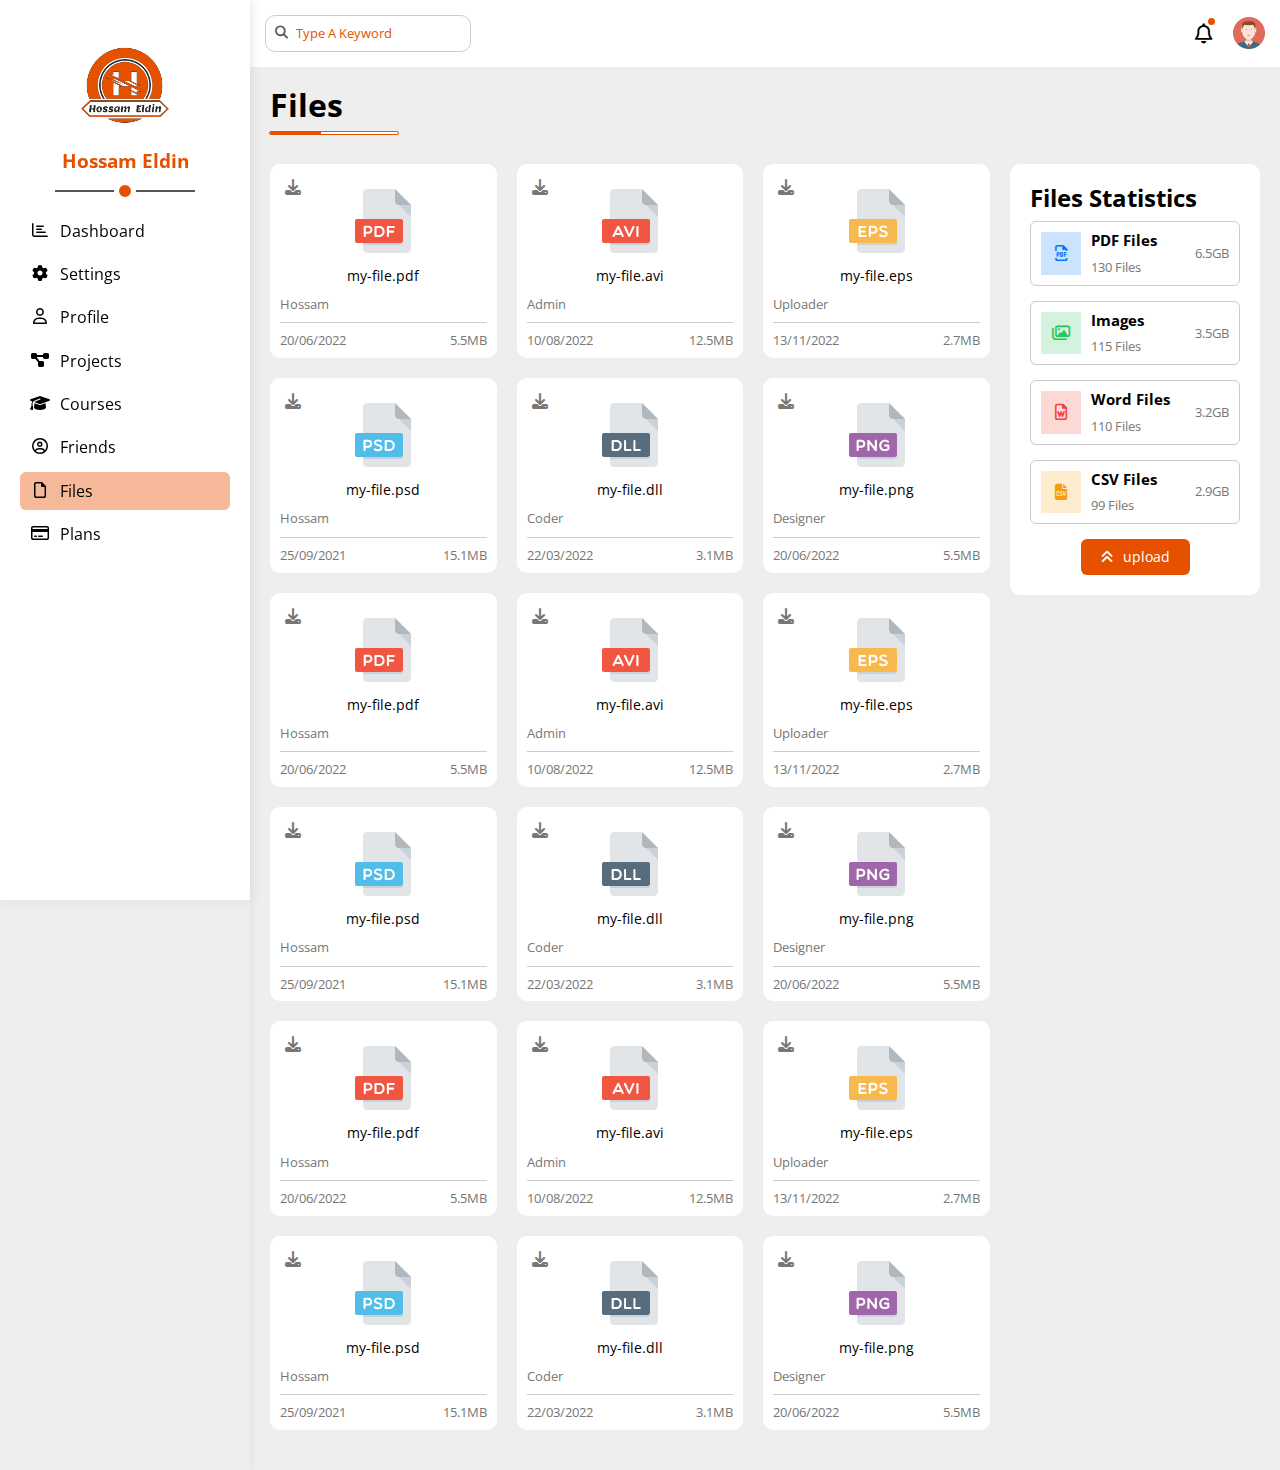
<file: files.html>
<!DOCTYPE html>
<html lang="en">

  <head>
    <meta charset="UTF-8">
    <meta http-equiv="X-UA-Compatible" content="IE=edge">
    <meta name="viewport" content="width=device-width, initial-scale=1.0">
    <!-- metas -->
    <meta name=”robots” content="index, follow">
    <meta name="description" content=" this is a personal Dashboard files page">
    <meta name="keywords" content=" personal web developing Dashboard">
    <!-- linking normalize reset  -->
    <link rel="stylesheet" href="css/reset.css">
    <!-- linking font awesome  -->
    <link rel="stylesheet" href="css/all.min.css">
    <!-- linking my framework -->
    <link rel="stylesheet" href="css/dashboard-FW.css">
    <!-- linking main css file -->
    <link rel="stylesheet" href="css/main.css">
    <!-- linking google font (open sans font) -->
    <link rel="preconnect" href="https://fonts.googleapis.com">
    <link rel="preconnect" href="https://fonts.gstatic.com" crossorigin>
    <link
      href="https://fonts.googleapis.com/css2?family=Open+Sans:ital,wght@0,300;0,400;0,500;0,600;0,700;0,800;1,300;1,400;1,500;1,600;1,700;1,800&display=swap"
      rel="stylesheet">
    <title>Hossam's files</title>
  </head>

  <body>
    <div class="page | d-flex">

      <!-- start side-bar -->
      <div class="side-space"></div>
      <asid class="side-bar | pos-rel p-20 bg-w">
        <div class="logo | m-center mk-20"><a href="#"><img src="imgs/logo-final2.png" alt="logo-hossam eldin "></a>
        </div>
        <h3 class="pos-rel w-fit m-center mk-20 c-mine hide-mobile">Hossam Eldin</h3>
        <ul class="pgs | pk-20 ">
          <li>
            <a class=" | txt-caps d-flex click rad-s p-10 mb-5 gap-10 trans-long" href="index.html">
              <i class="fa-regular fa-chart-bar fa-fw"></i>
              <span class="hide-mobile">Dashboard</span>
            </a>
          </li>
          <li>
            <a class=" | txt-caps d-flex click rad-s p-10 mb-5 gap-10 trans-short" href="settings.html">
              <i class="fa-solid fa-gear fa-fw"></i>
              <span class="hide-mobile">settings</span>
            </a>
          </li>
          <li>
            <a class="txt-caps d-flex click rad-s p-10 mb-5 gap-10 trans-short" href="profile.html">
              <i class="fa-regular fa-user fa-fw"></i>
              <span class="hide-mobile">profile</span>
            </a>
          </li>
          <li>
            <a class="txt-caps d-flex click rad-s p-10 mb-5 gap-10 trans-short" href="projects.html">
              <i class="fa-solid fa-diagram-project fa-fw"></i>
              <span class="hide-mobile">projects</span>
            </a>
          </li>
          <li>
            <a class="txt-caps d-flex click rad-s p-10 mb-5 gap-10 trans-short" href="courses.html">
              <i class="fa-solid fa-graduation-cap fa-fw"></i>
              <span class="hide-mobile">courses</span>
            </a>
          </li>
          <li>
            <a class="txt-caps d-flex click rad-s p-10 mb-5 gap-10 trans-short" href="friends.html">
              <i class="fa-regular fa-circle-user fa-fw"></i>
              <span class="hide-mobile">friends</span>
            </a>
          </li>
          <li>
            <a class="active | txt-caps d-flex click rad-s p-10 mb-5 gap-10 trans-short" href="files.html">
              <i class="fa-regular fa-file fa-fw"></i>
              <span class="hide-mobile">files</span>
            </a>
          </li>
          <li>
            <a class="txt-caps d-flex click rad-s p-10 mb-5 gap-10 trans-short" href="plans.html">
              <i class="fa-regular fa-credit-card fa-fw"></i>
              <span class="hide-mobile">plans</span>
            </a>
          </li>
        </ul>
      </asid>
      <!-- end side-bar -->

      <main class="pg-content | w-full over-hidden">

        <!-- start header  -->
        <header class=" header | p-15 bg-w space-between">


          <div class="search | pos-rel">
            <input class="p-10 rad-m gray-border" type="search" placeholder="type a keyword">
          </div>


          <div class="icons | align-it-center gap-10">

            <i class="fa-regular fa-bell fa-lg"></i>
            <span class="notification | pos-rel "></span>

            <div class="img">
              <img src="imgs/avatar.png" alt="avatar">
            </div>

          </div>


        </header>
        <!-- end header  -->

        <!-- start files tab  -->
        <section class="files-tab | p-20 | m-p-10 ">
          <h1 class="tab-head">files</h1>

          <div class="files-container | mb-20 | m-mb-10">

            <div class="files">

              <div class="file bg-w p-10 rad-m pos-rel">
                <div class="border-bottom pb-10 mb-10">
                  <img class="img | trans-short w-64 m-center mk-15" src="imgs/pdf.svg" alt="">
                  <p class="txt-cen mb-10 fs-14">my-file.pdf</p>
                  <span class="txt-caps c-gray fs-13">hossam</span>
                </div>
                <div class="info | space-between fs-13 pt-10">
                  <span class="c-gray">20/06/2022</span>
                  <span class="c-gray">5.5MB</span>
                </div>
                <i class="download | fa-solid fa-download c-gray pos-abs"></i>
              </div>

              <div class="file bg-w p-10 rad-m pos-rel">
                <div class="border-bottom pb-10 mb-10">
                  <img class="img | trans-short w-64 m-center mk-15" src="imgs/avi.svg" alt="">
                  <p class="txt-cen mb-10 fs-14">my-file.avi</p>
                  <span class="txt-caps c-gray fs-13">admin</span>
                </div>
                <div class="info | space-between fs-13 pt-10">
                  <span class="c-gray">10/08/2022</span>
                  <span class="c-gray">12.5MB</span>
                </div>
                <i class="download | fa-solid fa-download c-gray pos-abs"></i>
              </div>

              <div class="file bg-w p-10 rad-m pos-rel">
                <div class="border-bottom pb-10 mb-10">
                  <img class="img | trans-short w-64 m-center mk-15" src="imgs/eps.svg" alt="">
                  <p class="txt-cen mb-10 fs-14">my-file.eps</p>
                  <span class="txt-caps c-gray fs-13">uploader</span>
                </div>
                <div class="info | space-between fs-13 pt-10">
                  <span class="c-gray">13/11/2022</span>
                  <span class="c-gray">2.7MB</span>
                </div>
                <i class="download | fa-solid fa-download c-gray pos-abs"></i>
              </div>

              <div class="file bg-w p-10 rad-m pos-rel">
                <div class="border-bottom pb-10 mb-10">
                  <img class="img | trans-short w-64 m-center mk-15" src="imgs/psd.svg" alt="">
                  <p class="txt-cen mb-10 fs-14">my-file.psd</p>
                  <span class="txt-caps c-gray fs-13">hossam</span>
                </div>
                <div class="info | space-between fs-13 pt-10">
                  <span class="c-gray">25/09/2021</span>
                  <span class="c-gray">15.1MB</span>
                </div>
                <i class="download | fa-solid fa-download c-gray pos-abs"></i>
              </div>

              <div class="file bg-w p-10 rad-m pos-rel">
                <div class="border-bottom pb-10 mb-10">
                  <img class="img | trans-short w-64 m-center mk-15" src="imgs/dll.svg" alt="">
                  <p class="txt-cen mb-10 fs-14">my-file.dll</p>
                  <span class="txt-caps c-gray fs-13">coder</span>
                </div>
                <div class="info | space-between fs-13 pt-10">
                  <span class="c-gray">22/03/2022</span>
                  <span class="c-gray">3.1MB</span>
                </div>
                <i class="download | fa-solid fa-download c-gray pos-abs"></i>
              </div>

              <div class="file bg-w p-10 rad-m pos-rel">
                <div class="border-bottom pb-10 mb-10">
                  <img class="img | trans-short w-64 m-center mk-15" src="imgs/png.svg" alt="">
                  <p class="txt-cen mb-10 fs-14">my-file.png</p>
                  <span class="txt-caps c-gray fs-13">designer</span>
                </div>
                <div class="info | space-between fs-13 pt-10">
                  <span class="c-gray">20/06/2022</span>
                  <span class="c-gray">5.5MB</span>
                </div>
                <i class="download | fa-solid fa-download c-gray pos-abs"></i>
              </div>

              <div class="file bg-w p-10 rad-m pos-rel">
                <div class="border-bottom pb-10 mb-10">
                  <img class="img | trans-short w-64 m-center mk-15" src="imgs/pdf.svg" alt="">
                  <p class="txt-cen mb-10 fs-14">my-file.pdf</p>
                  <span class="txt-caps c-gray fs-13">hossam</span>
                </div>
                <div class="info | space-between fs-13 pt-10">
                  <span class="c-gray">20/06/2022</span>
                  <span class="c-gray">5.5MB</span>
                </div>
                <i class="download | fa-solid fa-download c-gray pos-abs"></i>
              </div>

              <div class="file bg-w p-10 rad-m pos-rel">
                <div class="border-bottom pb-10 mb-10">
                  <img class="img | trans-short w-64 m-center mk-15" src="imgs/avi.svg" alt="">
                  <p class="txt-cen mb-10 fs-14">my-file.avi</p>
                  <span class="txt-caps c-gray fs-13">admin</span>
                </div>
                <div class="info | space-between fs-13 pt-10">
                  <span class="c-gray">10/08/2022</span>
                  <span class="c-gray">12.5MB</span>
                </div>
                <i class="download | fa-solid fa-download c-gray pos-abs"></i>
              </div>

              <div class="file bg-w p-10 rad-m pos-rel">
                <div class="border-bottom pb-10 mb-10">
                  <img class="img | trans-short w-64 m-center mk-15" src="imgs/eps.svg" alt="">
                  <p class="txt-cen mb-10 fs-14">my-file.eps</p>
                  <span class="txt-caps c-gray fs-13">uploader</span>
                </div>
                <div class="info | space-between fs-13 pt-10">
                  <span class="c-gray">13/11/2022</span>
                  <span class="c-gray">2.7MB</span>
                </div>
                <i class="download | fa-solid fa-download c-gray pos-abs"></i>
              </div>

              <div class="file bg-w p-10 rad-m pos-rel">
                <div class="border-bottom pb-10 mb-10">
                  <img class="img | trans-short w-64 m-center mk-15" src="imgs/psd.svg" alt="">
                  <p class="txt-cen mb-10 fs-14">my-file.psd</p>
                  <span class="txt-caps c-gray fs-13">hossam</span>
                </div>
                <div class="info | space-between fs-13 pt-10">
                  <span class="c-gray">25/09/2021</span>
                  <span class="c-gray">15.1MB</span>
                </div>
                <i class="download | fa-solid fa-download c-gray pos-abs"></i>
              </div>

              <div class="file bg-w p-10 rad-m pos-rel">
                <div class="border-bottom pb-10 mb-10">
                  <img class="img | trans-short w-64 m-center mk-15" src="imgs/dll.svg" alt="">
                  <p class="txt-cen mb-10 fs-14">my-file.dll</p>
                  <span class="txt-caps c-gray fs-13">coder</span>
                </div>
                <div class="info | space-between fs-13 pt-10">
                  <span class="c-gray">22/03/2022</span>
                  <span class="c-gray">3.1MB</span>
                </div>
                <i class="download | fa-solid fa-download c-gray pos-abs"></i>
              </div>

              <div class="file bg-w p-10 rad-m pos-rel">
                <div class="border-bottom pb-10 mb-10">
                  <img class="img | trans-short w-64 m-center mk-15" src="imgs/png.svg" alt="">
                  <p class="txt-cen mb-10 fs-14">my-file.png</p>
                  <span class="txt-caps c-gray fs-13">designer</span>
                </div>
                <div class="info | space-between fs-13 pt-10">
                  <span class="c-gray">20/06/2022</span>
                  <span class="c-gray">5.5MB</span>
                </div>
                <i class="download | fa-solid fa-download c-gray pos-abs"></i>
              </div>

              <div class="file bg-w p-10 rad-m pos-rel">
                <div class="border-bottom pb-10 mb-10">
                  <img class="img | trans-short w-64 m-center mk-15" src="imgs/pdf.svg" alt="">
                  <p class="txt-cen mb-10 fs-14">my-file.pdf</p>
                  <span class="txt-caps c-gray fs-13">hossam</span>
                </div>
                <div class="info | space-between fs-13 pt-10">
                  <span class="c-gray">20/06/2022</span>
                  <span class="c-gray">5.5MB</span>
                </div>
                <i class="download | fa-solid fa-download c-gray pos-abs"></i>
              </div>

              <div class="file bg-w p-10 rad-m pos-rel">
                <div class="border-bottom pb-10 mb-10">
                  <img class="img | trans-short w-64 m-center mk-15" src="imgs/avi.svg" alt="">
                  <p class="txt-cen mb-10 fs-14">my-file.avi</p>
                  <span class="txt-caps c-gray fs-13">admin</span>
                </div>
                <div class="info | space-between fs-13 pt-10">
                  <span class="c-gray">10/08/2022</span>
                  <span class="c-gray">12.5MB</span>
                </div>
                <i class="download | fa-solid fa-download c-gray pos-abs"></i>
              </div>

              <div class="file bg-w p-10 rad-m pos-rel">
                <div class="border-bottom pb-10 mb-10">
                  <img class="img | trans-short w-64 m-center mk-15" src="imgs/eps.svg" alt="">
                  <p class="txt-cen mb-10 fs-14">my-file.eps</p>
                  <span class="txt-caps c-gray fs-13">uploader</span>
                </div>
                <div class="info | space-between fs-13 pt-10">
                  <span class="c-gray">13/11/2022</span>
                  <span class="c-gray">2.7MB</span>
                </div>
                <i class="download | fa-solid fa-download c-gray pos-abs"></i>
              </div>

              <div class="file bg-w p-10 rad-m pos-rel">
                <div class="border-bottom pb-10 mb-10">
                  <img class="img | trans-short w-64 m-center mk-15" src="imgs/psd.svg" alt="">
                  <p class="txt-cen mb-10 fs-14">my-file.psd</p>
                  <span class="txt-caps c-gray fs-13">hossam</span>
                </div>
                <div class="info | space-between fs-13 pt-10">
                  <span class="c-gray">25/09/2021</span>
                  <span class="c-gray">15.1MB</span>
                </div>
                <i class="download | fa-solid fa-download c-gray pos-abs"></i>
              </div>

              <div class="file bg-w p-10 rad-m pos-rel">
                <div class="border-bottom pb-10 mb-10">
                  <img class="img | trans-short w-64 m-center mk-15" src="imgs/dll.svg" alt="">
                  <p class="txt-cen mb-10 fs-14">my-file.dll</p>
                  <span class="txt-caps c-gray fs-13">coder</span>
                </div>
                <div class="info | space-between fs-13 pt-10">
                  <span class="c-gray">22/03/2022</span>
                  <span class="c-gray">3.1MB</span>
                </div>
                <i class="download | fa-solid fa-download c-gray pos-abs"></i>
              </div>

              <div class="file bg-w p-10 rad-m pos-rel">
                <div class="border-bottom pb-10 mb-10">
                  <img class="img | trans-short w-64 m-center mk-15" src="imgs/png.svg" alt="">
                  <p class="txt-cen mb-10 fs-14">my-file.png</p>
                  <span class="txt-caps c-gray fs-13">designer</span>
                </div>
                <div class="info | space-between fs-13 pt-10">
                  <span class="c-gray">20/06/2022</span>
                  <span class="c-gray">5.5MB</span>
                </div>
                <i class="download | fa-solid fa-download c-gray pos-abs"></i>
              </div>

            </div>


            <div class="files-stats | card rad-m">
              <h2 class="m-txt-cen">Files Statistics</h2>

              <ul class="d-flex-col gap-15">
                <li class="p-10 space-between gray-border rad-s fs-13">
                  <div class="d-flex gap-10">
                    <div class="icon | blue center-flex w-40 aspect">
                      <i class="fa-regular fa-file-pdf fa-lg icon"></i>
                    </div>
                    <div class="info | txt-caps">
                      <h3 class="mb-10">PDF files</h3>
                      <span class=" c-gray">130 files</span>
                    </div>
                  </div>
                  <div class="size | c-gray">
                    <span class="">6.5GB</span>
                  </div>
                </li>

                <li class="p-10 space-between gray-border rad-s fs-13">
                  <div class="d-flex gap-10">
                    <div class="icon | green center-flex w-40 aspect">
                      <i class="fa-regular fa-images fa-lg icon"></i>
                    </div>
                    <div class="info | txt-caps">
                      <h3 class="mb-10">images</h3>
                      <span class=" c-gray">115 files</span>
                    </div>
                  </div>
                  <div class="size | c-gray">
                    <span class="">3.5GB</span>
                  </div>
                </li>

                <li class="p-10 space-between gray-border rad-s fs-13">
                  <div class="d-flex gap-10">
                    <div class="icon | red center-flex w-40 aspect">
                      <i class="fa-regular fa-file-word fa-lg icon"></i>
                    </div>
                    <div class="info | txt-caps">
                      <h3 class="mb-10">word files</h3>
                      <span class=" c-gray">110 files</span>
                    </div>
                  </div>
                  <div class="size | c-gray">
                    <span class="">3.2GB</span>
                  </div>
                </li>

                <li class="p-10 space-between gray-border rad-s fs-13">
                  <div class="d-flex gap-10">
                    <div class="icon | orange center-flex w-40 aspect">
                      <i class="fa-solid fa-file-csv fa-lg icon"></i>
                    </div>
                    <div class="info | txt-caps">
                      <h3 class="mb-10">CSV files</h3>
                      <span class=" c-gray">99 files</span>
                    </div>
                  </div>
                  <div class="size | c-gray">
                    <span class="">2.9GB</span>
                  </div>
                </li>

                <li class="fs-14">
                  <a href="#" class="align-it-center gap-10 bg-mine w-fit pk-10 pl-20 rad-s c-white  m-center">
                    <i class="fa-solid fa-angles-up up-arrow pos-rel"></i>
                    upload</a>
                </li>
              </ul>

            </div>
          </div>








        </section>
        <!-- end dashboard tab  -->

      </main>
    </div>






  </body>

</html>
</file>
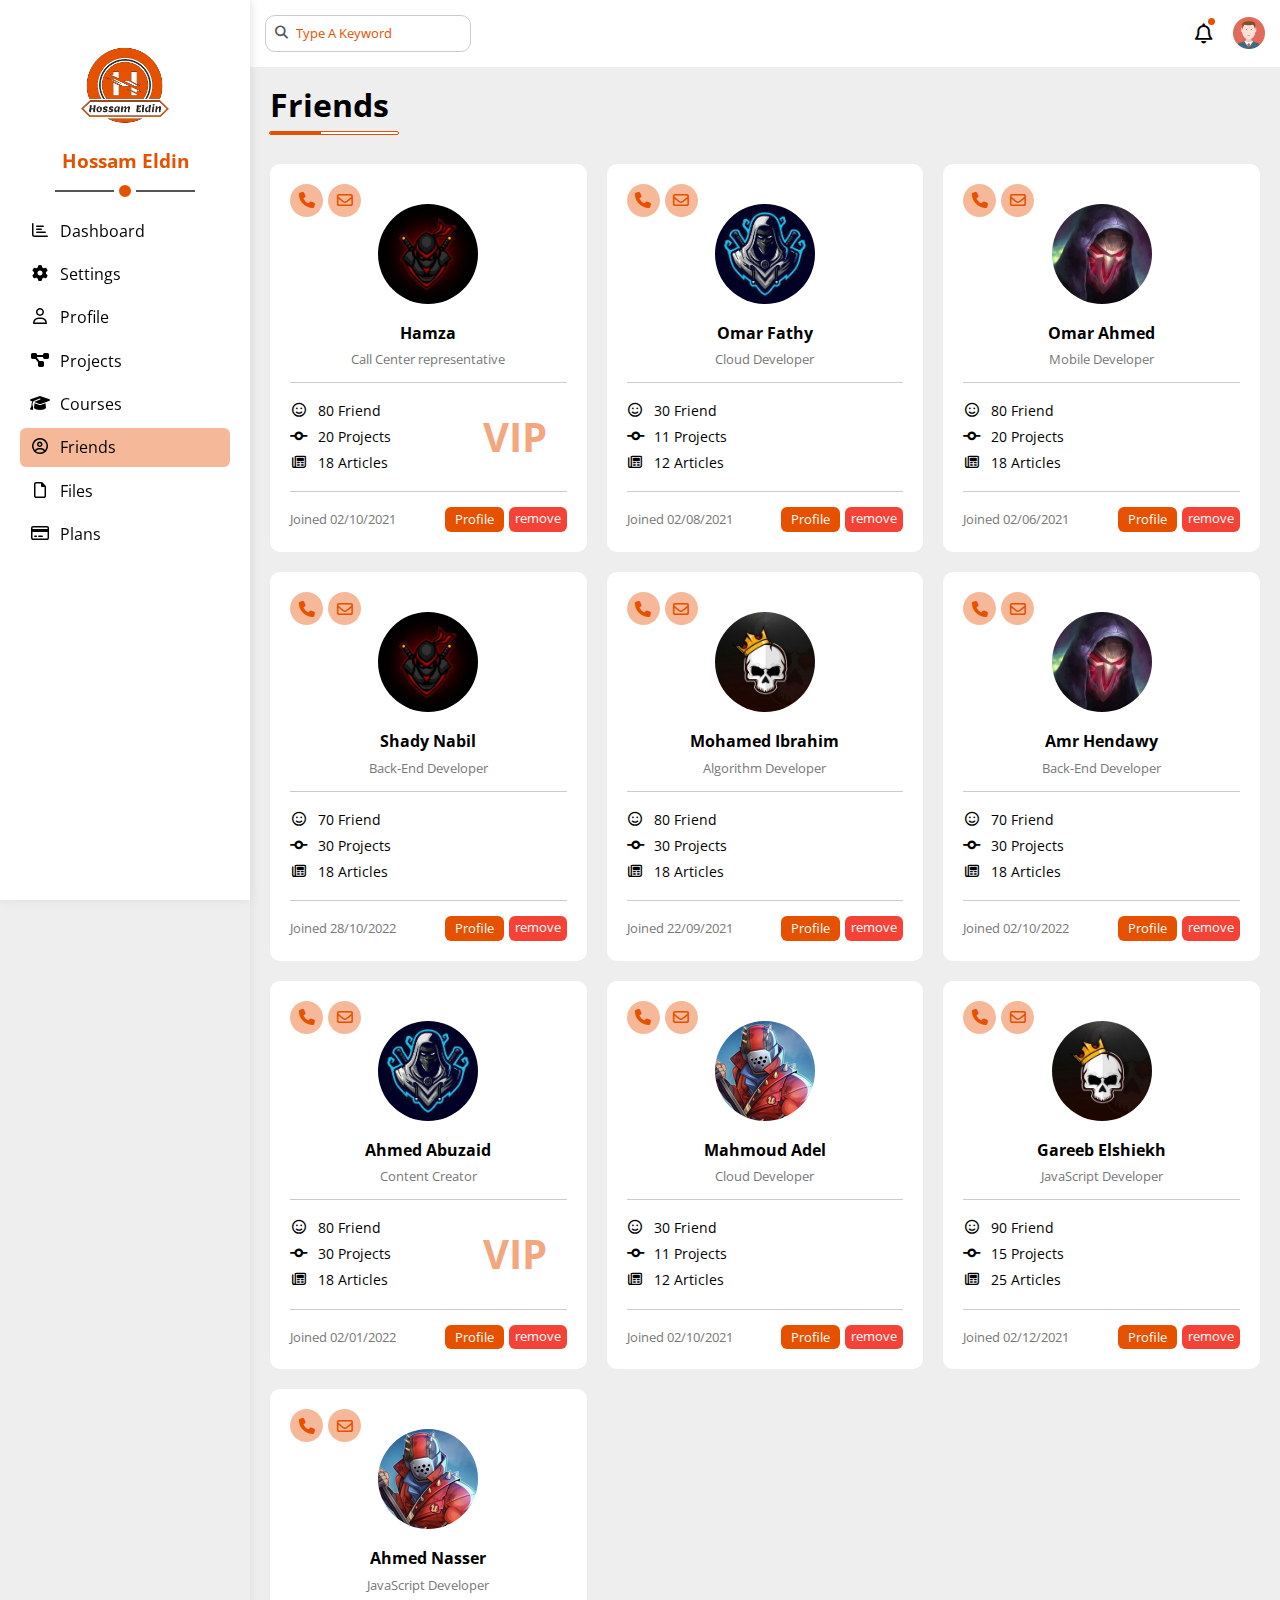
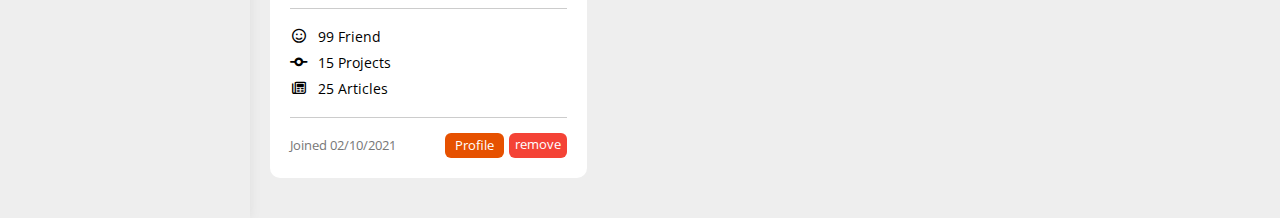
<file: friends.html>
<!DOCTYPE html>
<html lang="en">

  <head>
    <meta charset="UTF-8">
    <meta http-equiv="X-UA-Compatible" content="IE=edge">
    <meta name="viewport" content="width=device-width, initial-scale=1.0">
    <!-- metas -->
    <meta name=”robots” content="index, follow">
    <meta name="description" content=" this is a personal Dashboard Friends page">
    <meta name="keywords" content=" personal web developing Dashboard">
    <!-- linking normalize reset  -->
    <link rel="stylesheet" href="css/reset.css">
    <!-- linking font awesome  -->
    <link rel="stylesheet" href="css/all.min.css">
    <!-- linking my framework -->
    <link rel="stylesheet" href="css/dashboard-FW.css">
    <!-- linking main css file -->
    <link rel="stylesheet" href="css/main.css">
    <!-- linking google font (open sans font) -->
    <link rel="preconnect" href="https://fonts.googleapis.com">
    <link rel="preconnect" href="https://fonts.gstatic.com" crossorigin>
    <link
      href="https://fonts.googleapis.com/css2?family=Open+Sans:ital,wght@0,300;0,400;0,500;0,600;0,700;0,800;1,300;1,400;1,500;1,600;1,700;1,800&display=swap"
      rel="stylesheet">
    <title>Hossam's Friends</title>
  </head>

  <body>
    <div class="page | d-flex">

      <!-- start side-bar -->
      <div class="side-space"></div>
      <asid class="side-bar | pos-rel p-20 bg-w">
        <div class="logo | m-center mk-20"><a href="#"><img src="imgs/logo-final2.png" alt="logo-hossam eldin "></a>
        </div>
        <h3 class="pos-rel w-fit m-center mk-20 c-mine hide-mobile">Hossam Eldin</h3>
        <ul class="pgs | pk-20 ">
          <li>
            <a class=" | txt-caps d-flex click rad-s p-10 mb-5 gap-10 trans-long" href="index.html">
              <i class="fa-regular fa-chart-bar fa-fw"></i>
              <span class="hide-mobile">Dashboard</span>
            </a>
          </li>
          <li>
            <a class=" | txt-caps d-flex click rad-s p-10 mb-5 gap-10 trans-short" href="settings.html">
              <i class="fa-solid fa-gear fa-fw"></i>
              <span class="hide-mobile">settings</span>
            </a>
          </li>
          <li>
            <a class="txt-caps d-flex click rad-s p-10 mb-5 gap-10 trans-short" href="profile.html">
              <i class="fa-regular fa-user fa-fw"></i>
              <span class="hide-mobile">profile</span>
            </a>
          </li>
          <li>
            <a class="txt-caps d-flex click rad-s p-10 mb-5 gap-10 trans-short" href="projects.html">
              <i class="fa-solid fa-diagram-project fa-fw"></i>
              <span class="hide-mobile">projects</span>
            </a>
          </li>
          <li>
            <a class="txt-caps d-flex click rad-s p-10 mb-5 gap-10 trans-short" href="courses.html">
              <i class="fa-solid fa-graduation-cap fa-fw"></i>
              <span class="hide-mobile">courses</span>
            </a>
          </li>
          <li>
            <a class="active | txt-caps d-flex click rad-s p-10 mb-5 gap-10 trans-short" href="friends.html">
              <i class="fa-regular fa-circle-user fa-fw"></i>
              <span class="hide-mobile">friends</span>
            </a>
          </li>
          <li>
            <a class="txt-caps d-flex click rad-s p-10 mb-5 gap-10 trans-short" href="files.html">
              <i class="fa-regular fa-file fa-fw"></i>
              <span class="hide-mobile">files</span>
            </a>
          </li>
          <li>
            <a class="txt-caps d-flex click rad-s p-10 mb-5 gap-10 trans-short" href="plans.html">
              <i class="fa-regular fa-credit-card fa-fw"></i>
              <span class="hide-mobile">plans</span>
            </a>
          </li>
        </ul>
      </asid>
      <!-- end side-bar -->

      <main class="pg-content | w-full over-hidden">

        <!-- start header  -->
        <header class=" header | p-15 bg-w space-between">


          <div class="search | pos-rel">
            <input class="p-10 rad-m gray-border" type="search" placeholder="type a keyword">
          </div>


          <div class="icons | align-it-center gap-10">

            <i class="fa-regular fa-bell fa-lg"></i>
            <span class="notification | pos-rel "></span>

            <div class="img">
              <img src="imgs/avatar.png" alt="avatar">
            </div>

          </div>


        </header>
        <!-- end header  -->

        <!-- start friends tab  -->
        <section class="friends-tab | p-20 | m-p-10 ">
          <h1 class="tab-head">Friends</h1>

          <!-- cards container  -->
          <div class="three-columns | mb-20 | m-mb-10">

            <!-- friend one -->
            <div class="friend | card rad-m">

              <div class="txt-cen border-bottom pb-15 pos-rel">
                <img class="rad-circle m-center mk-20 w-100" src="imgs/friend-04.jpg" alt="friend-01">
                <h4 class="mb-10">Hamza</h4>
                <p class="fs-13 c-gray">Call Center representative</p>
                <div class="contact pos-abs d-flex gap-5">
                  <i class="fa-solid fa-phone | center-flex rad-circle bg-lite c-mine "></i>
                  <i class="fa-regular fa-envelope | center-flex rad-circle bg-lite c-mine"></i>
                </div>
              </div>

              <div class="data | pk-20 border-bottom pos-rel">
                <div class="line d-flex gap-10 mb-10 fs-14">
                  <i class="fa-regular fa-face-smile fa-fw"></i>
                  <span class="txt-caps ">80 friend</span>
                </div>
                <div class="line d-flex gap-10 mb-10 fs-14">
                  <i class="fa-solid fa-code-commit fa-fw"></i>
                  <span class="txt-caps ">20 projects</span>
                </div>
                <div class="line d-flex gap-10 fs-14">
                  <i class="fa-regular fa-newspaper fa-fw"></i>
                  <span class="txt-caps ">18 articles</span>
                </div>
                <span class="vip | txt-upper c-mine pos-abs fw-bold fs-40 pos-ycen ">vip</span>
              </div>

              <div class="foot | space-between gap-5 pt-15">
                <span class="fs-13 c-gray">Joined 02/10/2021</span>
                <div class="d-flex gap-5 ">
                  <a href="#" class="main-btn fs-13">profile</a>
                  <a href="#" class="del | p-data rad-s c-white bg-red fs-13">remove</a>
                </div>
              </div>

            </div>


            <!-- friend two -->
            <div class="friend | card rad-m">

              <div class="txt-cen border-bottom pb-15 pos-rel">
                <img class="rad-circle m-center mk-20 w-100" src="imgs/friend-02.jpg" alt="friend-01">
                <h4 class="mb-10">Omar Fathy</h4>
                <p class="fs-13 c-gray">Cloud Developer</p>
                <div class="contact pos-abs d-flex gap-5">
                  <i class="fa-solid fa-phone | center-flex rad-circle bg-lite c-mine "></i>
                  <i class="fa-regular fa-envelope | center-flex rad-circle bg-lite c-mine"></i>
                </div>
              </div>

              <div class="data | pk-20 border-bottom pos-rel">
                <div class="line d-flex gap-10 mb-10 fs-14">
                  <i class="fa-regular fa-face-smile fa-fw"></i>
                  <span class="txt-caps ">30 friend</span>
                </div>
                <div class="line d-flex gap-10 mb-10 fs-14">
                  <i class="fa-solid fa-code-commit fa-fw"></i>
                  <span class="txt-caps ">11 projects</span>
                </div>
                <div class="line d-flex gap-10 fs-14">
                  <i class="fa-regular fa-newspaper fa-fw"></i>
                  <span class="txt-caps ">12 articles</span>
                </div>
              </div>
              <div class="foot | space-between gap-5 pt-15">
                <span class="fs-13 c-gray">Joined 02/08/2021</span>
                <div class="d-flex gap-5 ">
                  <a href="#" class="main-btn fs-13">profile</a>
                  <a href="#" class="del | p-data rad-s c-white bg-red fs-13">remove</a>
                </div>
              </div>

            </div>


            <!-- friend three -->
            <div class="friend | card rad-m">

              <div class="txt-cen border-bottom pb-15 pos-rel">
                <img class="rad-circle m-center mk-20 w-100" src="imgs/friend-03.jpg" alt="friend-01">
                <h4 class="mb-10">Omar Ahmed</h4>
                <p class="fs-13 c-gray">Mobile Developer</p>
                <div class="contact pos-abs d-flex gap-5">
                  <i class="fa-solid fa-phone | center-flex rad-circle bg-lite c-mine "></i>
                  <i class="fa-regular fa-envelope | center-flex rad-circle bg-lite c-mine"></i>
                </div>
              </div>

              <div class="data | pk-20 border-bottom pos-rel">
                <div class="line d-flex gap-10 mb-10 fs-14">
                  <i class="fa-regular fa-face-smile fa-fw"></i>
                  <span class="txt-caps ">80 friend</span>
                </div>
                <div class="line d-flex gap-10 mb-10 fs-14">
                  <i class="fa-solid fa-code-commit fa-fw"></i>
                  <span class="txt-caps ">20 projects</span>
                </div>
                <div class="line d-flex gap-10 fs-14">
                  <i class="fa-regular fa-newspaper fa-fw"></i>
                  <span class="txt-caps ">18 articles</span>
                </div>
              </div>
              <div class="foot | space-between gap-5 pt-15">
                <span class="fs-13 c-gray">Joined 02/06/2021</span>
                <div class="d-flex gap-5 ">
                  <a href="#" class="main-btn fs-13">profile</a>
                  <a href="#" class="del | p-data rad-s c-white bg-red fs-13">remove</a>
                </div>
              </div>

            </div>

            <!-- friend four -->
            <div class="friend | card rad-m">

              <div class="txt-cen border-bottom pb-15 pos-rel">
                <img class="rad-circle m-center mk-20 w-100" src="imgs/friend-04.jpg" alt="friend-01">
                <h4 class="mb-10">Shady Nabil</h4>
                <p class="fs-13 c-gray">Back-End Developer</p>
                <div class="contact pos-abs d-flex gap-5">
                  <i class="fa-solid fa-phone | center-flex rad-circle bg-lite c-mine "></i>
                  <i class="fa-regular fa-envelope | center-flex rad-circle bg-lite c-mine"></i>
                </div>
              </div>

              <div class="data | pk-20 border-bottom pos-rel">
                <div class="line d-flex gap-10 mb-10 fs-14">
                  <i class="fa-regular fa-face-smile fa-fw"></i>
                  <span class="txt-caps ">70 friend</span>
                </div>
                <div class="line d-flex gap-10 mb-10 fs-14">
                  <i class="fa-solid fa-code-commit fa-fw"></i>
                  <span class="txt-caps ">30 projects</span>
                </div>
                <div class="line d-flex gap-10 fs-14">
                  <i class="fa-regular fa-newspaper fa-fw"></i>
                  <span class="txt-caps ">18 articles</span>
                </div>
              </div>
              <div class="foot | space-between gap-5 pt-15">
                <span class="fs-13 c-gray">Joined 28/10/2022</span>
                <div class="d-flex gap-5 ">
                  <a href="#" class="main-btn fs-13">profile</a>
                  <a href="#" class="del | p-data rad-s c-white bg-red fs-13">remove</a>
                </div>
              </div>

            </div>


            <!-- friend five -->
            <div class="friend | card rad-m">

              <div class="txt-cen border-bottom pb-15 pos-rel">
                <img class="rad-circle m-center mk-20 w-100" src="imgs/friend-05.jpg" alt="friend-01">
                <h4 class="mb-10">Mohamed Ibrahim</h4>
                <p class="fs-13 c-gray">Algorithm Developer</p>
                <div class="contact pos-abs d-flex gap-5">
                  <i class="fa-solid fa-phone | center-flex rad-circle bg-lite c-mine "></i>
                  <i class="fa-regular fa-envelope | center-flex rad-circle bg-lite c-mine"></i>
                </div>
              </div>

              <div class="data | pk-20 border-bottom pos-rel">
                <div class="line d-flex gap-10 mb-10 fs-14">
                  <i class="fa-regular fa-face-smile fa-fw"></i>
                  <span class="txt-caps ">80 friend</span>
                </div>
                <div class="line d-flex gap-10 mb-10 fs-14">
                  <i class="fa-solid fa-code-commit fa-fw"></i>
                  <span class="txt-caps ">30 projects</span>
                </div>
                <div class="line d-flex gap-10 fs-14">
                  <i class="fa-regular fa-newspaper fa-fw"></i>
                  <span class="txt-caps ">18 articles</span>
                </div>
              </div>
              <div class="foot | space-between gap-5 pt-15">
                <span class="fs-13 c-gray">Joined 22/09/2021</span>
                <div class="d-flex gap-5 ">
                  <a href="#" class="main-btn fs-13">profile</a>
                  <a href="#" class="del | p-data rad-s c-white bg-red fs-13">remove</a>
                </div>
              </div>

            </div>


            <!-- friend six -->
            <div class="friend | card rad-m">

              <div class="txt-cen border-bottom pb-15 pos-rel">
                <img class="rad-circle m-center mk-20 w-100" src="imgs/friend-03.jpg" alt="friend-01">
                <h4 class="mb-10">Amr Hendawy</h4>
                <p class="fs-13 c-gray">Back-End Developer</p>
                <div class="contact pos-abs d-flex gap-5">
                  <i class="fa-solid fa-phone | center-flex rad-circle bg-lite c-mine "></i>
                  <i class="fa-regular fa-envelope | center-flex rad-circle bg-lite c-mine"></i>
                </div>
              </div>

              <div class="data | pk-20 border-bottom pos-rel">
                <div class="line d-flex gap-10 mb-10 fs-14">
                  <i class="fa-regular fa-face-smile fa-fw"></i>
                  <span class="txt-caps ">70 friend</span>
                </div>
                <div class="line d-flex gap-10 mb-10 fs-14">
                  <i class="fa-solid fa-code-commit fa-fw"></i>
                  <span class="txt-caps ">30 projects</span>
                </div>
                <div class="line d-flex gap-10 fs-14">
                  <i class="fa-regular fa-newspaper fa-fw"></i>
                  <span class="txt-caps ">18 articles</span>
                </div>
              </div>
              <div class="foot | space-between gap-5 pt-15">
                <span class="fs-13 c-gray">Joined 02/10/2022</span>
                <div class="d-flex gap-5 ">
                  <a href="#" class="main-btn fs-13">profile</a>
                  <a href="#" class="del | p-data rad-s c-white bg-red fs-13">remove</a>
                </div>
              </div>

            </div>


            <!-- friend seven -->
            <div class="friend | card rad-m">

              <div class="txt-cen border-bottom pb-15 pos-rel">
                <img class="rad-circle m-center mk-20 w-100" src="imgs/friend-02.jpg" alt="friend-01">
                <h4 class="mb-10">Ahmed Abuzaid</h4>
                <p class="fs-13 c-gray">Content Creator</p>
                <div class="contact pos-abs d-flex gap-5">
                  <i class="fa-solid fa-phone | center-flex rad-circle bg-lite c-mine "></i>
                  <i class="fa-regular fa-envelope | center-flex rad-circle bg-lite c-mine"></i>
                </div>
              </div>

              <div class="data | pk-20 border-bottom pos-rel">
                <div class="line d-flex gap-10 mb-10 fs-14">
                  <i class="fa-regular fa-face-smile fa-fw"></i>
                  <span class="txt-caps ">80 friend</span>
                </div>
                <div class="line d-flex gap-10 mb-10 fs-14">
                  <i class="fa-solid fa-code-commit fa-fw"></i>
                  <span class="txt-caps ">30 projects</span>
                </div>
                <div class="line d-flex gap-10 fs-14">
                  <i class="fa-regular fa-newspaper fa-fw"></i>
                  <span class="txt-caps ">18 articles</span>
                </div>
                <span class="vip | txt-upper c-mine pos-abs fw-bold fs-40 pos-ycen ">vip</span>
              </div>

              <div class="foot | space-between gap-5 pt-15">
                <span class="fs-13 c-gray">Joined 02/01/2022</span>
                <div class="d-flex gap-5 ">
                  <a href="#" class="main-btn fs-13">profile</a>
                  <a href="#" class="del | p-data rad-s c-white bg-red fs-13">remove</a>
                </div>
              </div>

            </div>


            <!-- friend eight -->
            <div class="friend | card rad-m">

              <div class="txt-cen border-bottom pb-15 pos-rel">
                <img class="rad-circle m-center mk-20 w-100" src="imgs/friend-01.jpg" alt="friend-01">
                <h4 class="mb-10">Mahmoud Adel</h4>
                <p class="fs-13 c-gray">Cloud  Developer</p>
                <div class="contact pos-abs d-flex gap-5">
                  <i class="fa-solid fa-phone | center-flex rad-circle bg-lite c-mine "></i>
                  <i class="fa-regular fa-envelope | center-flex rad-circle bg-lite c-mine"></i>
                </div>
              </div>

              <div class="data | pk-20 border-bottom pos-rel">
                <div class="line d-flex gap-10 mb-10 fs-14">
                  <i class="fa-regular fa-face-smile fa-fw"></i>
                  <span class="txt-caps ">30 friend</span>
                </div>
                <div class="line d-flex gap-10 mb-10 fs-14">
                  <i class="fa-solid fa-code-commit fa-fw"></i>
                  <span class="txt-caps ">11 projects</span>
                </div>
                <div class="line d-flex gap-10 fs-14">
                  <i class="fa-regular fa-newspaper fa-fw"></i>
                  <span class="txt-caps ">12 articles</span>
                </div>
              </div>
              <div class="foot | space-between gap-5 pt-15">
                <span class="fs-13 c-gray">Joined 02/10/2021</span>
                <div class="d-flex gap-5 ">
                  <a href="#" class="main-btn fs-13">profile</a>
                  <a href="#" class="del | p-data rad-s c-white bg-red fs-13">remove</a>
                </div>
              </div>

            </div>


            <!-- friend nine -->
            <div class="friend | card rad-m">

              <div class="txt-cen border-bottom pb-15 pos-rel">
                <img class="rad-circle m-center mk-20 w-100" src="imgs/friend-05.jpg" alt="friend-01">
                <h4 class="mb-10">Gareeb Elshiekh</h4>
                <p class="fs-13 c-gray">JavaScript Developer</p>
                <div class="contact pos-abs d-flex gap-5">
                  <i class="fa-solid fa-phone | center-flex rad-circle bg-lite c-mine "></i>
                  <i class="fa-regular fa-envelope | center-flex rad-circle bg-lite c-mine"></i>
                </div>
              </div>

              <div class="data | pk-20 border-bottom pos-rel">
                <div class="line d-flex gap-10 mb-10 fs-14">
                  <i class="fa-regular fa-face-smile fa-fw"></i>
                  <span class="txt-caps ">90 friend</span>
                </div>
                <div class="line d-flex gap-10 mb-10 fs-14">
                  <i class="fa-solid fa-code-commit fa-fw"></i>
                  <span class="txt-caps ">15 projects</span>
                </div>
                <div class="line d-flex gap-10 fs-14">
                  <i class="fa-regular fa-newspaper fa-fw"></i>
                  <span class="txt-caps ">25 articles</span>
                </div>
              </div>
              <div class="foot | space-between gap-5 pt-15">
                <span class="fs-13 c-gray">Joined 02/12/2021</span>
                <div class="d-flex gap-5 ">
                  <a href="#" class="main-btn fs-13">profile</a>
                  <a href="#" class="del | p-data rad-s c-white bg-red fs-13">remove</a>
                </div>
              </div>

            </div>


            <!-- friend ten -->
            <div class="friend | card rad-m">

              <div class="txt-cen border-bottom pb-15 pos-rel">
                <img class="rad-circle m-center mk-20 w-100" src="imgs/friend-01.jpg" alt="friend-01">
                <h4 class="mb-10">Ahmed Nasser</h4>
                <p class="fs-13 c-gray">JavaScript Developer</p>
                <div class="contact pos-abs d-flex gap-5">
                  <i class="fa-solid fa-phone | center-flex rad-circle bg-lite c-mine "></i>
                  <i class="fa-regular fa-envelope | center-flex rad-circle bg-lite c-mine"></i>
                </div>
              </div>

              <div class="data | pk-20 border-bottom pos-rel">
                <div class="line d-flex gap-10 mb-10 fs-14">
                  <i class="fa-regular fa-face-smile fa-fw"></i>
                  <span class="txt-caps ">99 friend</span>
                </div>
                <div class="line d-flex gap-10 mb-10 fs-14">
                  <i class="fa-solid fa-code-commit fa-fw"></i>
                  <span class="txt-caps ">15 projects</span>
                </div>
                <div class="line d-flex gap-10 fs-14">
                  <i class="fa-regular fa-newspaper fa-fw"></i>
                  <span class="txt-caps ">25 articles</span>
                </div>
              </div>
              <div class="foot | space-between gap-5 pt-15">
                <span class="fs-13 c-gray">Joined 02/10/2021</span>
                <div class="d-flex gap-5 ">
                  <a href="#" class="main-btn fs-13">profile</a>
                  <a href="#" class="del | p-data rad-s c-white bg-red fs-13">remove</a>
                </div>
              </div>

            </div>

          </div>
        </section>
        <!-- end dashboard tab  -->

      </main>
    </div>






  </body>

</html>
</file>
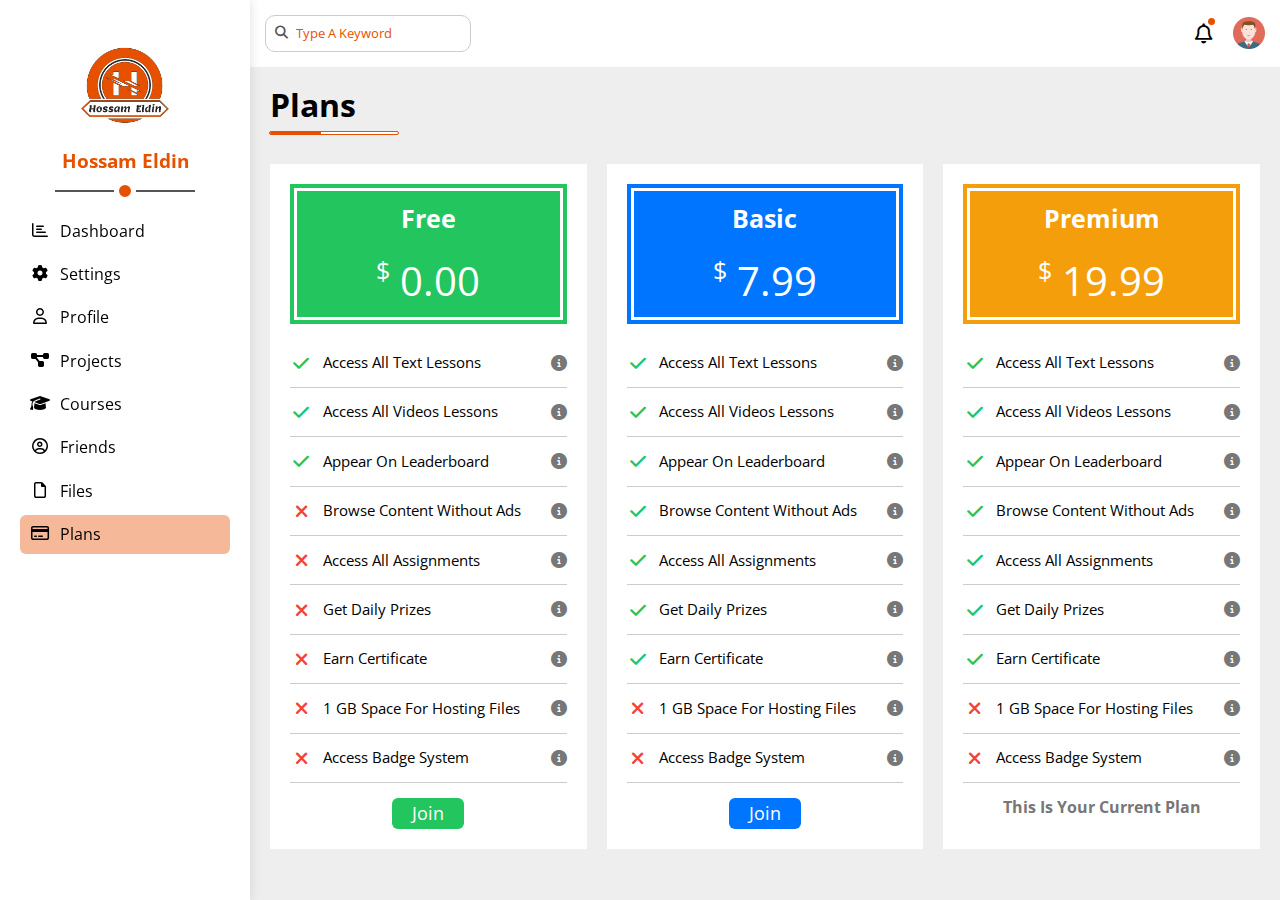
<file: plans.html>
<!DOCTYPE html>
<html lang="en">

  <head>
    <meta charset="UTF-8">
    <meta http-equiv="X-UA-Compatible" content="IE=edge">
    <meta name="viewport" content="width=device-width, initial-scale=1.0">
    <!-- metas -->
    <meta name=”robots” content="index, follow">
    <meta name="description" content=" this is a personal Dashboard plans page">
    <meta name="keywords" content=" personal web developing Dashboard">
    <!-- linking normalize reset  -->
    <link rel="stylesheet" href="css/reset.css">
    <!-- linking font awesome  -->
    <link rel="stylesheet" href="css/all.min.css">
    <!-- linking my framework -->
    <link rel="stylesheet" href="css/dashboard-FW.css">
    <!-- linking main css file -->
    <link rel="stylesheet" href="css/main.css">
    <!-- linking google font (open sans font) -->
    <link rel="preconnect" href="https://fonts.googleapis.com">
    <link rel="preconnect" href="https://fonts.gstatic.com" crossorigin>
    <link
      href="https://fonts.googleapis.com/css2?family=Open+Sans:ital,wght@0,300;0,400;0,500;0,600;0,700;0,800;1,300;1,400;1,500;1,600;1,700;1,800&display=swap"
      rel="stylesheet">
    <title>Hossam's plans</title>
  </head>

  <body>
    <div class="page | d-flex">

      <!-- start side-bar -->
      <div class="side-space"></div>
      <asid class="side-bar | pos-rel p-20 bg-w">
        <div class="logo | m-center mk-20"><a href="#"><img src="imgs/logo-final2.png" alt="logo-hossam eldin "></a>
        </div>
        <h3 class="pos-rel w-fit m-center mk-20 c-mine hide-mobile">Hossam Eldin</h3>
        <ul class="pgs | pk-20 ">
          <li>
            <a class=" | txt-caps d-flex click rad-s p-10 mb-5 gap-10 trans-long" href="index.html">
              <i class="fa-regular fa-chart-bar fa-fw"></i>
              <span class="hide-mobile">Dashboard</span>
            </a>
          </li>
          <li>
            <a class=" | txt-caps d-flex click rad-s p-10 mb-5 gap-10 trans-short" href="settings.html">
              <i class="fa-solid fa-gear fa-fw"></i>
              <span class="hide-mobile">settings</span>
            </a>
          </li>
          <li>
            <a class="txt-caps d-flex click rad-s p-10 mb-5 gap-10 trans-short" href="profile.html">
              <i class="fa-regular fa-user fa-fw"></i>
              <span class="hide-mobile">profile</span>
            </a>
          </li>
          <li>
            <a class="txt-caps d-flex click rad-s p-10 mb-5 gap-10 trans-short" href="projects.html">
              <i class="fa-solid fa-diagram-project fa-fw"></i>
              <span class="hide-mobile">projects</span>
            </a>
          </li>
          <li>
            <a class="txt-caps d-flex click rad-s p-10 mb-5 gap-10 trans-short" href="courses.html">
              <i class="fa-solid fa-graduation-cap fa-fw"></i>
              <span class="hide-mobile">courses</span>
            </a>
          </li>
          <li>
            <a class="txt-caps d-flex click rad-s p-10 mb-5 gap-10 trans-short" href="friends.html">
              <i class="fa-regular fa-circle-user fa-fw"></i>
              <span class="hide-mobile">friends</span>
            </a>
          </li>
          <li>
            <a class="txt-caps d-flex click rad-s p-10 mb-5 gap-10 trans-short" href="files.html">
              <i class="fa-regular fa-file fa-fw"></i>
              <span class="hide-mobile">files</span>
            </a>
          </li>
          <li>
            <a class="active | txt-caps d-flex click rad-s p-10 mb-5 gap-10 trans-short" href="plans.html">
              <i class="fa-regular fa-credit-card fa-fw"></i>
              <span class="hide-mobile">plans</span>
            </a>
          </li>
        </ul>
      </asid>
      <!-- end side-bar -->

      <main class="pg-content | w-full over-hidden">

        <!-- start header  -->
        <header class=" header | p-15 bg-w space-between">


          <div class="search | pos-rel">
            <input class="p-10 rad-m gray-border" type="search" placeholder="type a keyword">
          </div>


          <div class="icons | align-it-center gap-10">

            <i class="fa-regular fa-bell fa-lg"></i>
            <span class="notification | pos-rel "></span>

            <div class="img">
              <img src="imgs/avatar.png" alt="avatar">
            </div>

          </div>


        </header>
        <!-- end header  -->

        <!-- start plans tab  -->
        <section class="plans-tab | p-20 | m-p-10 ">
          <h1 class="tab-head">plans</h1>

          <!-- cards container  -->
          <div class="three-columns | mb-20 | m-mb-10">

            <!-- plan one free -->
            <div class="plan | card ">
              <div class="head | d-flex-col gap-15 align-it-center bg-green c-white p-20 ">
                <h2 class="fs-25 txt-caps">free</h2>
                <span class="fs-40"><span class="currency fs-25 pos-rel">$</span> 0.00</span>
              </div>
              <ul class="mt-30">
                <li class="space-between border-bottom pb-15 mb-15">
                  <div class="d-flex gap-10 align-it-center">
                    <i class="fa-solid fa-check fa-fw yes c-green fs-18"></i>
                    <p class="fs-15">Access All Text Lessons</p>
                  </div>
                  <a href="#"><i class="fa-solid fa-circle-info help c-gray"></i></a>
                </li>
                <li class="space-between border-bottom pb-15 mb-15">
                  <div class="d-flex gap-10 align-it-center">
                    <i class="fa-solid fa-check fa-fw yes c-green fs-18"></i>
                    <p class="fs-15">Access All Videos Lessons</p>
                  </div>
                  <a href="#"><i class="fa-solid fa-circle-info help c-gray"></i></a>
                </li>
                <li class="space-between border-bottom pb-15 mb-15">
                  <div class="d-flex gap-10 align-it-center">
                    <i class="fa-solid fa-check fa-fw yes c-green fs-18"></i>
                    <p class="fs-15">Appear On Leaderboard</p>
                  </div>
                  <a href="#"><i class="fa-solid fa-circle-info help c-gray"></i></a>
                </li>
                <li class="space-between border-bottom pb-15 mb-15">
                  <div class="d-flex gap-10 align-it-center">
                    <i class="fa-solid fa-xmark fa-fw c-red fs-18"></i>
                    <p class="fs-15">Browse Content Without Ads</p>
                  </div>
                  <a href="#"><i class="fa-solid fa-circle-info help c-gray"></i></a>
                </li>
                <li class="space-between border-bottom pb-15 mb-15">
                  <div class="d-flex gap-10 align-it-center">
                    <i class="fa-solid fa-xmark fa-fw c-red fs-18"></i>
                    <p class="fs-15">Access All Assignments</p>
                  </div>
                  <a href="#"><i class="fa-solid fa-circle-info help c-gray"></i></a>
                </li>
                <li class="space-between border-bottom pb-15 mb-15">
                  <div class="d-flex gap-10 align-it-center">
                    <i class="fa-solid fa-xmark fa-fw c-red fs-18"></i>
                    <p class="fs-15">Get Daily Prizes</p>
                  </div>
                  <a href="#"><i class="fa-solid fa-circle-info help c-gray"></i></a>
                </li>
                <li class="space-between border-bottom pb-15 mb-15">
                  <div class="d-flex gap-10 align-it-center">
                    <i class="fa-solid fa-xmark fa-fw c-red fs-18"></i>
                    <p class="fs-15">Earn Certificate</p>
                  </div>
                  <a href="#"><i class="fa-solid fa-circle-info help c-gray"></i></a>
                </li>
                <li class="space-between border-bottom pb-15 mb-15">
                  <div class="d-flex gap-10 align-it-center">
                    <i class="fa-solid fa-xmark fa-fw c-red fs-18"></i>
                    <p class="fs-15">1 GB Space For Hosting Files</p>
                  </div>
                  <a href="#"><i class="fa-solid fa-circle-info help c-gray"></i></a>
                </li>
                <li class="space-between border-bottom pb-15 mb-15">
                  <div class="d-flex gap-10 align-it-center">
                    <i class="fa-solid fa-xmark fa-fw c-red fs-18"></i>
                    <p class="fs-15">Access Badge System</p>
                  </div>
                  <a href="#"><i class="fa-solid fa-circle-info help c-gray"></i></a>
                </li>
                <li class=" ">
                  <a href="#" class="pl-20 pk-5 bg-green rad-s c-white m-center d-block w-fit fs-18">Join</a>
                </li>
              </ul>
            </div>

            <!-- plan two basic -->
            <div class="plan | card ">
              <div class="head | d-flex-col gap-15 align-it-center bg-blue c-white p-20 ">
                <h2 class="fs-25 txt-caps">basic</h2>
                <span class="fs-40"><span class="currency fs-25 pos-rel">$</span> 7.99</span>
              </div>
              <ul class="mt-30">
                <li class="space-between border-bottom pb-15 mb-15">
                  <div class="d-flex gap-10 align-it-center">
                    <i class="fa-solid fa-check fa-fw yes c-green fs-18"></i>
                    <p class="fs-15">Access All Text Lessons</p>
                  </div>
                  <a href="#"><i class="fa-solid fa-circle-info help c-gray"></i></a>
                </li>
                <li class="space-between border-bottom pb-15 mb-15">
                  <div class="d-flex gap-10 align-it-center">
                    <i class="fa-solid fa-check fa-fw yes c-green fs-18"></i>
                    <p class="fs-15">Access All Videos Lessons</p>
                  </div>
                  <a href="#"><i class="fa-solid fa-circle-info help c-gray"></i></a>
                </li>
                <li class="space-between border-bottom pb-15 mb-15">
                  <div class="d-flex gap-10 align-it-center">
                    <i class="fa-solid fa-check fa-fw yes c-green fs-18"></i>
                    <p class="fs-15">Appear On Leaderboard</p>
                  </div>
                  <a href="#"><i class="fa-solid fa-circle-info help c-gray"></i></a>
                </li>
                <li class="space-between border-bottom pb-15 mb-15">
                  <div class="d-flex gap-10 align-it-center">
                    <i class="fa-solid fa-check fa-fw yes c-green fs-18"></i>
                    <p class="fs-15">Browse Content Without Ads</p>
                  </div>
                  <a href="#"><i class="fa-solid fa-circle-info help c-gray"></i></a>
                </li>
                <li class="space-between border-bottom pb-15 mb-15">
                  <div class="d-flex gap-10 align-it-center">
                    <i class="fa-solid fa-check fa-fw yes c-green fs-18"></i>
                    <p class="fs-15">Access All Assignments</p>
                  </div>
                  <a href="#"><i class="fa-solid fa-circle-info help c-gray"></i></a>
                </li>
                <li class="space-between border-bottom pb-15 mb-15">
                  <div class="d-flex gap-10 align-it-center">
                    <i class="fa-solid fa-check fa-fw yes c-green fs-18"></i>
                    <p class="fs-15">Get Daily Prizes</p>
                  </div>
                  <a href="#"><i class="fa-solid fa-circle-info help c-gray"></i></a>
                </li>
                <li class="space-between border-bottom pb-15 mb-15">
                  <div class="d-flex gap-10 align-it-center">
                    <i class="fa-solid fa-check fa-fw yes c-green fs-18"></i>
                    <p class="fs-15">Earn Certificate</p>
                  </div>
                  <a href="#"><i class="fa-solid fa-circle-info help c-gray"></i></a>
                </li>
                <li class="space-between border-bottom pb-15 mb-15">
                  <div class="d-flex gap-10 align-it-center">
                    <i class="fa-solid fa-xmark fa-fw c-red fs-18"></i>
                    <p class="fs-15">1 GB Space For Hosting Files</p>
                  </div>
                  <a href="#"><i class="fa-solid fa-circle-info help c-gray"></i></a>
                </li>
                <li class="space-between border-bottom pb-15 mb-15">
                  <div class="d-flex gap-10 align-it-center">
                    <i class="fa-solid fa-xmark fa-fw c-red fs-18"></i>
                    <p class="fs-15">Access Badge System</p>
                  </div>
                  <a href="#"><i class="fa-solid fa-circle-info help c-gray"></i></a>
                </li>
                <li class=" ">
                  <a href="#" class="pl-20 pk-5 bg-blue rad-s c-white m-center d-block w-fit fs-18">Join</a>
                </li>
              </ul>
            </div>

            <!-- plan three premium -->
            <div class="plan | card ">
              <div class="head | d-flex-col gap-15 align-it-center bg-orange c-white p-20 ">
                <h2 class="fs-25 txt-caps">premium</h2>
                <span class="fs-40"><span class="currency fs-25 pos-rel">$</span> 19.99</span>
              </div>
              <ul class="mt-30">
                <li class="space-between border-bottom pb-15 mb-15">
                  <div class="d-flex gap-10 align-it-center">
                    <i class="fa-solid fa-check fa-fw yes c-green fs-18"></i>
                    <p class="fs-15">Access All Text Lessons</p>
                  </div>
                  <a href="#"><i class="fa-solid fa-circle-info help c-gray"></i></a>
                </li>
                <li class="space-between border-bottom pb-15 mb-15">
                  <div class="d-flex gap-10 align-it-center">
                    <i class="fa-solid fa-check fa-fw yes c-green fs-18"></i>
                    <p class="fs-15">Access All Videos Lessons</p>
                  </div>
                  <a href="#"><i class="fa-solid fa-circle-info help c-gray"></i></a>
                </li>
                <li class="space-between border-bottom pb-15 mb-15">
                  <div class="d-flex gap-10 align-it-center">
                    <i class="fa-solid fa-check fa-fw yes c-green fs-18"></i>
                    <p class="fs-15">Appear On Leaderboard</p>
                  </div>
                  <a href="#"><i class="fa-solid fa-circle-info help c-gray"></i></a>
                </li>
                <li class="space-between border-bottom pb-15 mb-15">
                  <div class="d-flex gap-10 align-it-center">
                    <i class="fa-solid fa-check fa-fw yes c-green fs-18"></i>
                    <p class="fs-15">Browse Content Without Ads</p>
                  </div>
                  <a href="#"><i class="fa-solid fa-circle-info help c-gray"></i></a>
                </li>
                <li class="space-between border-bottom pb-15 mb-15">
                  <div class="d-flex gap-10 align-it-center">
                    <i class="fa-solid fa-check fa-fw yes c-green fs-18"></i>
                    <p class="fs-15">Access All Assignments</p>
                  </div>
                  <a href="#"><i class="fa-solid fa-circle-info help c-gray"></i></a>
                </li>
                <li class="space-between border-bottom pb-15 mb-15">
                  <div class="d-flex gap-10 align-it-center">
                    <i class="fa-solid fa-check fa-fw yes c-green fs-18"></i>
                    <p class="fs-15">Get Daily Prizes</p>
                  </div>
                  <a href="#"><i class="fa-solid fa-circle-info help c-gray"></i></a>
                </li>
                <li class="space-between border-bottom pb-15 mb-15">
                  <div class="d-flex gap-10 align-it-center">
                    <i class="fa-solid fa-check fa-fw yes c-green fs-18"></i>
                    <p class="fs-15">Earn Certificate</p>
                  </div>
                  <a href="#"><i class="fa-solid fa-circle-info help c-gray"></i></a>
                </li>
                <li class="space-between border-bottom pb-15 mb-15">
                  <div class="d-flex gap-10 align-it-center">
                    <i class="fa-solid fa-xmark fa-fw c-red fs-18"></i>
                    <p class="fs-15">1 GB Space For Hosting Files</p>
                  </div>
                  <a href="#"><i class="fa-solid fa-circle-info help c-gray"></i></a>
                </li>
                <li class="space-between border-bottom pb-15 mb-15">
                  <div class="d-flex gap-10 align-it-center">
                    <i class="fa-solid fa-xmark fa-fw c-red fs-18"></i>
                    <p class="fs-15">Access Badge System</p>
                  </div>
                  <a href="#"><i class="fa-solid fa-circle-info help c-gray"></i></a>
                </li>
                <li class=" ">
                  <p class="c-gray txt-cen fw-bold">This Is Your Current Plan</p>
                </li>
              </ul>
            </div>

            </div>

        </section>
        <!-- end dashboard tab  -->

      </main>
    </div>






  </body>

</html>
</file>
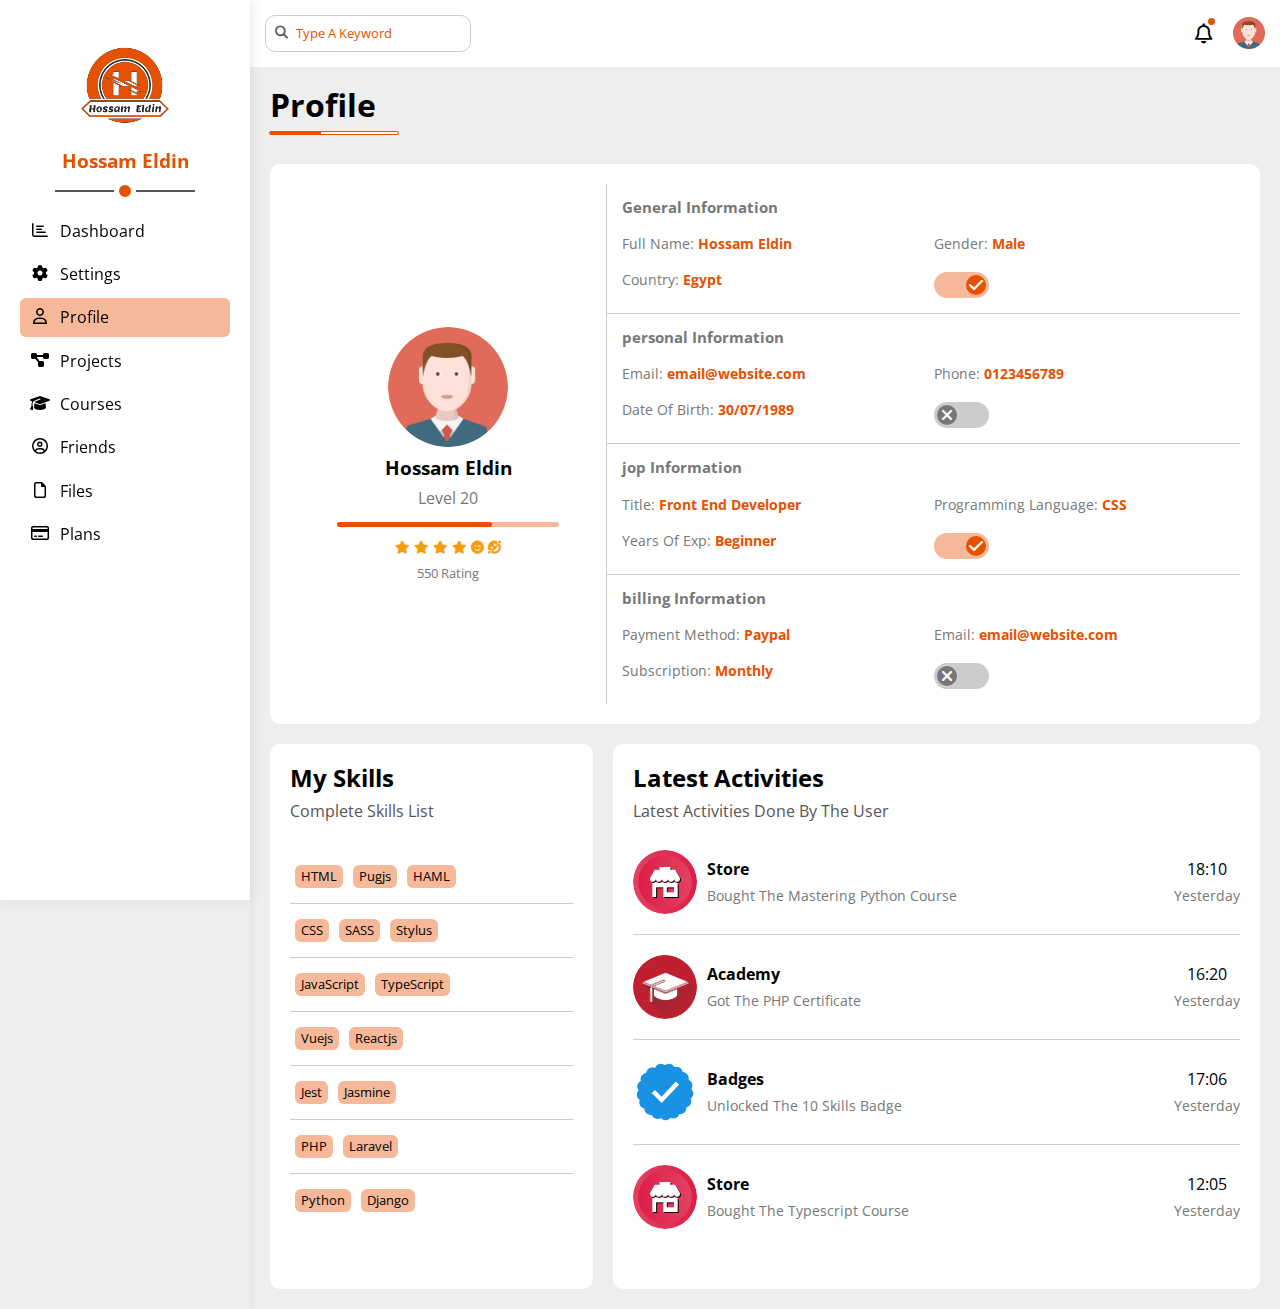
<file: profile.html>
<!DOCTYPE html>
<html lang="en">

  <head>
    <meta charset="UTF-8">
    <meta http-equiv="X-UA-Compatible" content="IE=edge">
    <meta name="viewport" content="width=device-width, initial-scale=1.0">
    <!-- metas -->
    <meta name=”robots” content="index, follow">
    <meta name="description" content=" this is a personal Dashboard Profile page">
    <meta name="keywords" content=" personal web developing Dashboard">
    <!-- linking normalize reset  -->
    <link rel="stylesheet" href="css/reset.css">
    <!-- linking font awesome  -->
    <link rel="stylesheet" href="css/all.min.css">
    <!-- linking my framework -->
    <link rel="stylesheet" href="css/dashboard-FW.css">
    <!-- linking main css file -->
    <link rel="stylesheet" href="css/main.css">
    <!-- linking google font (open sans font) -->
    <link rel="preconnect" href="https://fonts.googleapis.com">
    <link rel="preconnect" href="https://fonts.gstatic.com" crossorigin>
    <link
      href="https://fonts.googleapis.com/css2?family=Open+Sans:ital,wght@0,300;0,400;0,500;0,600;0,700;0,800;1,300;1,400;1,500;1,600;1,700;1,800&display=swap"
      rel="stylesheet">
    <title>Hossam's Profile</title>
  </head>

  <body>
    <div class="page | d-flex">

      <!-- start side-bar -->
      <div class="side-space"></div>
      <asid class="side-bar | pos-rel p-20 bg-w">
        <div class="logo | m-center mk-20"><a href="#"><img src="imgs/logo-final2.png" alt="logo-hossam eldin "></a>
        </div>
        <h3 class="pos-rel w-fit m-center mk-20 c-mine hide-mobile">Hossam Eldin</h3>
        <ul class="pgs | pk-20 ">
          <li>
            <a class=" | txt-caps d-flex click rad-s p-10 mb-5 gap-10 trans-long" href="index.html">
              <i class="fa-regular fa-chart-bar fa-fw"></i>
              <span class="hide-mobile">Dashboard</span>
            </a>
          </li>
          <li>
            <a class=" | txt-caps d-flex click rad-s p-10 mb-5 gap-10 trans-short" href="settings.html">
              <i class="fa-solid fa-gear fa-fw"></i>
              <span class="hide-mobile">settings</span>
            </a>
          </li>
          <li>
            <a class="active | txt-caps d-flex click rad-s p-10 mb-5 gap-10 trans-short" href="profile.html">
              <i class="fa-regular fa-user fa-fw"></i>
              <span class="hide-mobile">profile</span>
            </a>
          </li>
          <li>
            <a class="txt-caps d-flex click rad-s p-10 mb-5 gap-10 trans-short" href="projects.html">
              <i class="fa-solid fa-diagram-project fa-fw"></i>
              <span class="hide-mobile">projects</span>
            </a>
          </li>
          <li>
            <a class="txt-caps d-flex click rad-s p-10 mb-5 gap-10 trans-short" href="courses.html">
              <i class="fa-solid fa-graduation-cap fa-fw"></i>
              <span class="hide-mobile">courses</span>
            </a>
          </li>
          <li>
            <a class="txt-caps d-flex click rad-s p-10 mb-5 gap-10 trans-short" href="friends.html">
              <i class="fa-regular fa-circle-user fa-fw"></i>
              <span class="hide-mobile">friends</span>
            </a>
          </li>
          <li>
            <a class="txt-caps d-flex click rad-s p-10 mb-5 gap-10 trans-short" href="files.html">
              <i class="fa-regular fa-file fa-fw"></i>
              <span class="hide-mobile">files</span>
            </a>
          </li>
          <li>
            <a class="txt-caps d-flex click rad-s p-10 mb-5 gap-10 trans-short" href="plans.html">
              <i class="fa-regular fa-credit-card fa-fw"></i>
              <span class="hide-mobile">plans</span>
            </a>
          </li>
        </ul>
      </asid>
      <!-- end side-bar -->

      <main class="pg-content | w-full over-hidden">

        <!-- start header  -->
        <header class=" header | p-15 bg-w space-between">


          <div class="search | pos-rel">
            <input class="p-10 rad-m gray-border" type="search" placeholder="type a keyword">
          </div>


          <div class="icons | align-it-center gap-10">

            <i class="fa-regular fa-bell fa-lg"></i>
            <span class="notification | pos-rel "></span>

            <div class="img">
              <img src="imgs/avatar.png" alt="avatar">
            </div>

          </div>


        </header>
        <!-- end header  -->

        <!-- start profile tab  -->
        <section class="profile-tab | p-20 | m-p-10 ">
          <h1 class="tab-head">Profile</h1>

          <!-- cards container  -->
          <div class="profile-content">

            <!-- card one main -->
            <div class="main | card rad-m align-it-center f-wrap | m-d-flex m-p-5 ">
              <div class="simple d-flex-col gap-10 align-it-center mt-20">
                <img class=" rad-circle" src="imgs/avatar.png" alt="avatar">
                <h3 class="txt-caps">hossam eldin</h3>
                <p class="c-gray mb-5">Level 20</p>
                <div class="holder | bg-lite rad-l">
                  <span class="bg-mine d-block rad-l " style="width: 70%"></span>
                </div>
                <div class="stars">
                  <i class="fa-solid fa-star c-orange fs-13"></i>
                  <i class="fa-solid fa-star c-orange fs-13"></i>
                  <i class="fa-solid fa-star c-orange fs-13"></i>
                  <i class="fa-solid fa-star c-orange fs-13"></i>
                  <i class="fa-solid fa-smile-wink c-orange  fs-13"></i>
                  <i class="fa-solid fa-grin-squint-tears c-orange fs-13"></i>
                </div>
                <span class="rating c-gray fs-13 txt-caps">550 rating</span>
              </div>
              <div class="informations | w-full border-left ">

                <div class="general | p-15 border-bottom">
                  <h4 class="c-gray mb-20 fs-15">General Information</h4>
                  <div class="info | txt-en gap-20">
                    <p class="c-gray fs-14 fw">Full Name: <span class="c-mine txt-caps fw-bold">hossam eldin</span></p>
                    <p class="c-gray fs-14">Gender: <span class="c-mine txt-caps fw-bold">male</span></p>
                    <p class="c-gray fs-14">Country: <span class="c-mine txt-caps fw-bold">egypt</span></p>
                    <div class="toggle">
                      <label>
                        <input type="checkbox" class="toggle-check" name="hos" checked>
                        <div class="toggle-sw">
                        </div>
                      </label>
                    </div>
                  </div>
                </div>

                <div class="personal | p-15 border-bottom">
                  <h4 class="c-gray mb-20 fs-15">personal Information</h4>
                  <div class="info | txt-en gap-20">
                    <p class="c-gray fs-14 fw">Email: <span class="c-mine fw-bold">email@website.com</span></p>
                    <p class="c-gray fs-14">Phone: <span class="c-mine txt-caps fw-bold">0123456789</span></p>
                    <p class="c-gray fs-14">Date Of Birth: <span class="c-mine txt-caps fw-bold">30/07/1989</span></p>
                    <div class="toggle">
                      <label>
                        <input type="checkbox" class="toggle-check" name="hos" >
                        <div class="toggle-sw">
                        </div>
                      </label>
                    </div>
                  </div>
                </div>

                <div class="jop | p-15 border-bottom">
                  <h4 class="c-gray mb-20 fs-15">jop Information</h4>
                  <div class="info | txt-en gap-20">
                    <p class="c-gray fs-14 fw">Title: <span class="c-mine txt-caps fw-bold">front end developer</span></p>
                    <p class="c-gray fs-14">Programming Language: <span class="c-mine txt-caps fw-bold">CSS</span></p>
                    <p class="c-gray fs-14">Years Of Exp: <span class="c-mine txt-caps fw-bold">beginner</span></p>
                    <div class="toggle">
                      <label>
                        <input type="checkbox" class="toggle-check" name="hos" checked>
                        <div class="toggle-sw">
                        </div>
                      </label>
                    </div>
                  </div>
                </div>

                <div class="billing | p-15">
                  <h4 class="c-gray mb-20 fs-15">billing Information</h4>
                  <div class="info | txt-en gap-20">
                    <p class="c-gray fs-14 fw">Payment Method: <span class="c-mine txt-caps fw-bold">paypal</span></p>
                    <p class="c-gray fs-14">Email: <span class="c-mine fw-bold">email@website.com</span></p>
                    <p class="c-gray fs-14">Subscription: <span class="c-mine txt-caps fw-bold">monthly</span></p>
                    <div class="toggle">
                      <label>
                        <input type="checkbox" class="toggle-check" name="hos">
                        <div class="toggle-sw">
                        </div>
                      </label>
                    </div>
                  </div>
                </div>
              </div>
            </div>

            <!-- card two my skills -->
            <div class="my-skills | card rad-m |">
              <h2>my skills</h2>
              <p>Complete Skills List</p>
              <ul class=" ">
                <li class="pk-10 border-bottom"><span class="label d-in-block w-fit m-5">HTML</span><span class="label d-in-block w-fit m-5">Pugjs</span><span class="label d-in-block w-fit m-5">HAML</span></li>
                <li class="pk-10 border-bottom"><span class="label d-in-block w-fit m-5">CSS</span><span class="label d-in-block w-fit m-5">SASS</span><span class="label d-in-block w-fit m-5">Stylus</span></li>
                <li class="pk-10 border-bottom"><span class="label d-in-block w-fit m-5">JavaScript</span><span class="label d-in-block w-fit m-5">TypeScript</span></li>
                <li class="pk-10 border-bottom"><span class="label d-in-block w-fit m-5">Vuejs</span><span class="label d-in-block w-fit m-5">Reactjs</span></li>
                <li class="pk-10 border-bottom"><span class="label d-in-block w-fit m-5">Jest</span><span class="label d-in-block w-fit m-5">Jasmine</span></li>
                <li class="pk-10 border-bottom"><span class="label d-in-block w-fit m-5">PHP</span><span class="label d-in-block w-fit m-5">Laravel</span></li>
                <li class="pk-10 "><span class="label d-in-block w-fit m-5">Python</span><span class="label d-in-block w-fit m-5">Django</span></li>
              </ul>
            </div>

            <!-- card three latest activities -->
            <div class="activities | card rad-m">
              <h2>Latest Activities</h2>
              <p>Latest Activities Done By The User</p>
              <div class="activities-content | mt-20 m-txt-cen">

                <!-- first activity -->
                <div class="activity | align-it-center gap-10 pb-20 mb-20 border-bottom | m-d-flex">
                  <div class="img | rad-circle over-hidden">
                    <img src="imgs/activity-01.png" alt="sass">
                  </div>
                  <div class="info | txt-caps">
                    <h3 class="mb-10 fs-16">store</h3>
                    <p class="fs-14 c-gray">Bought The Mastering Python Course</p>
                  </div>
                  <div class="time | m-left-auto txt-cen | m-m-cen">
                    <span class="d-block mb-10">18:10</span>
                    <span class="d-block fs-14 c-gray">Yesterday</span>
                  </div>
                </div>


                <!-- second activity -->
                <div class="activity | align-it-center gap-10 pb-20 mb-20 border-bottom | m-d-flex">
                  <div class="img | rad-circle over-hidden">
                    <img src="imgs/activity-02.png" alt="sass">
                  </div>
                  <div class="info | txt-caps">
                    <h3 class="mb-10 fs-16">Academy</h3>
                    <p class="fs-14 c-gray">Got The PHP Certificate</p>
                  </div>
                  <div class="time | m-left-auto txt-cen | m-m-cen">
                    <span class="d-block mb-10">16:20</span>
                    <span class="d-block fs-14 c-gray">Yesterday</span>
                  </div>
                </div>

                <!-- third activity -->
                <div class="activity | align-it-center gap-10 pb-20 mb-20 border-bottom | m-d-flex">
                  <div class="img | rad-circle over-hidden">
                    <img src="imgs/activity-03.png" alt="sass">
                  </div>
                  <div class="info | txt-caps">
                    <h3 class="mb-10 fs-16">Badges</h3>
                    <p class="fs-14 c-gray">Unlocked The 10 Skills Badge</p>
                  </div>
                  <div class="time | m-left-auto txt-cen | m-m-cen">
                    <span class="d-block mb-10">17:06</span>
                    <span class="d-block fs-14 c-gray">Yesterday</span>
                  </div>
                </div>

                <!-- fourth activity -->
                <div class="activity | align-it-center gap-10 pb-20 mb-20 | m-d-flex">
                  <div class="img | rad-circle over-hidden">
                    <img src="imgs/activity-01.png" alt="sass">
                  </div>
                  <div class="info | txt-caps">
                    <h3 class="mb-10 fs-16">Store</h3>
                    <p class="fs-14 c-gray">Bought The Typescript Course</p>
                  </div>
                  <div class="time | m-left-auto txt-cen | m-m-cen">
                    <span class="d-block mb-10">12:05</span>
                    <span class="d-block fs-14 c-gray">Yesterday</span>
                  </div>
                </div>


              </div>
            </div>

          </div>

        </section>
        <!-- end profile tab  -->

      </main>
    </div>
  </body>

</html>
</file>
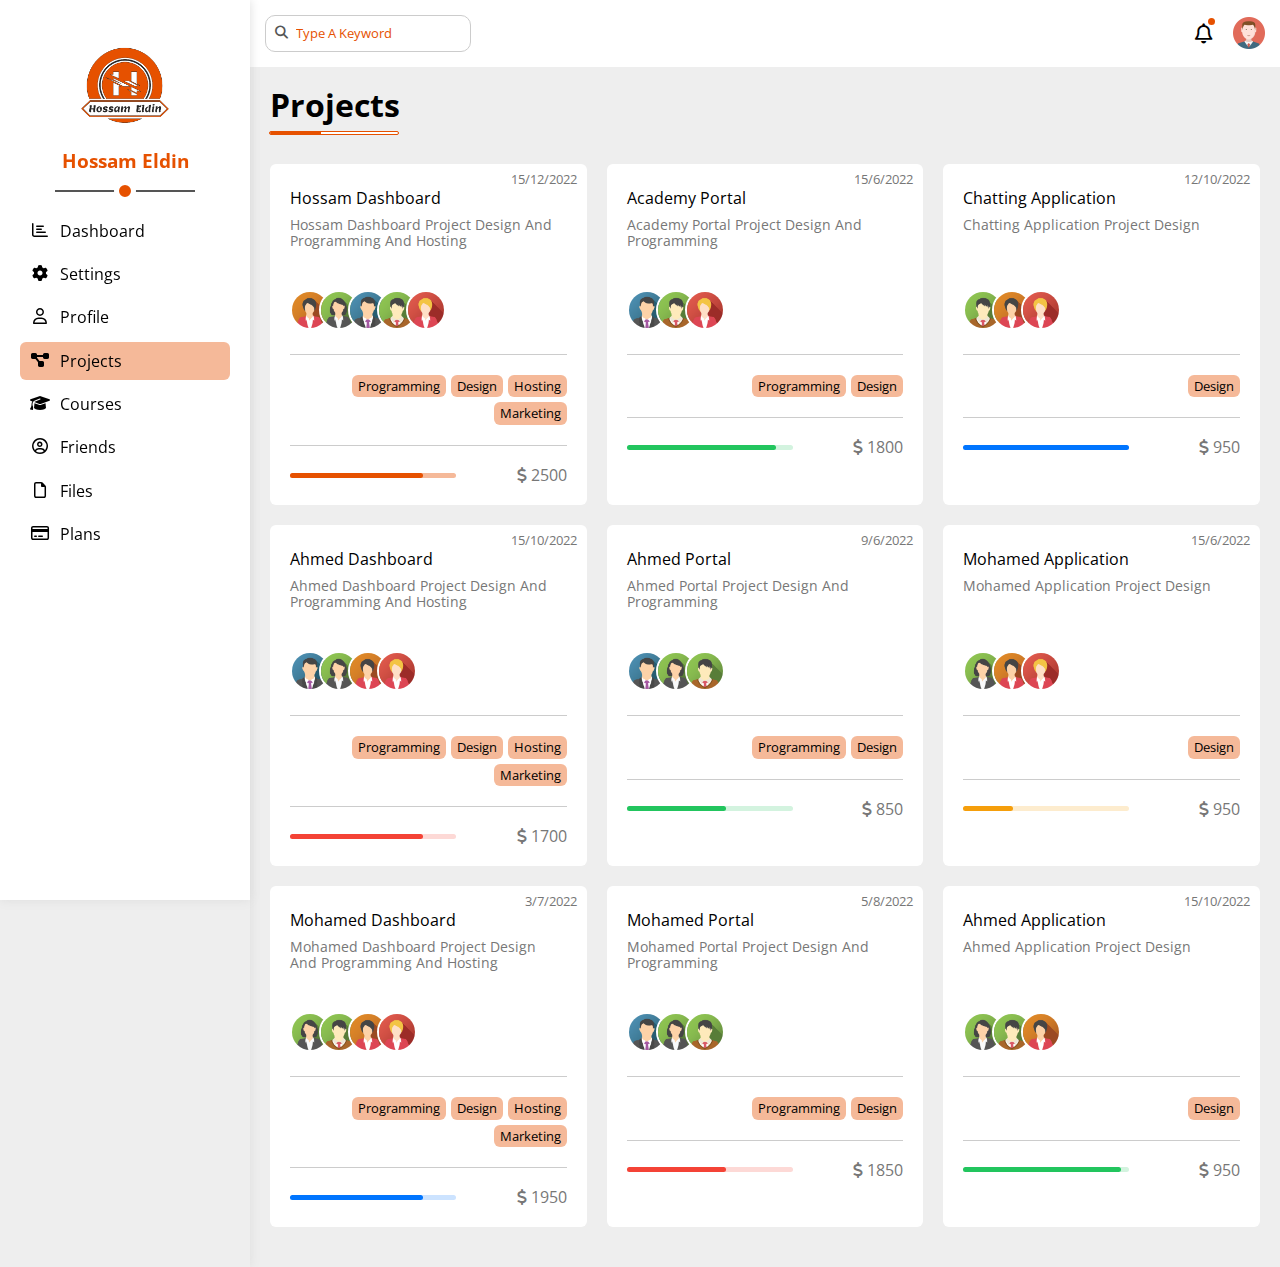
<file: projects.html>
<!DOCTYPE html>
<html lang="en">

  <head>
    <meta charset="UTF-8">
    <meta http-equiv="X-UA-Compatible" content="IE=edge">
    <meta name="viewport" content="width=device-width, initial-scale=1.0">
    <!-- metas -->
    <meta name=”robots” content="index, follow">
    <meta name="description" content=" this is a personal Dashboard Projects page">
    <meta name="keywords" content=" personal web developing Dashboard">
    <!-- linking normalize reset  -->
    <link rel="stylesheet" href="css/reset.css">
    <!-- linking font awesome  -->
    <link rel="stylesheet" href="css/all.min.css">
    <!-- linking my framework -->
    <link rel="stylesheet" href="css/dashboard-FW.css">
    <!-- linking main css file -->
    <link rel="stylesheet" href="css/main.css">
    <!-- linking google font (open sans font) -->
    <link rel="preconnect" href="https://fonts.googleapis.com">
    <link rel="preconnect" href="https://fonts.gstatic.com" crossorigin>
    <link
      href="https://fonts.googleapis.com/css2?family=Open+Sans:ital,wght@0,300;0,400;0,500;0,600;0,700;0,800;1,300;1,400;1,500;1,600;1,700;1,800&display=swap"
      rel="stylesheet">
    <title>Hossam's Projects</title>
  </head>

  <body>
    <div class="page | d-flex">

      <!-- start side-bar -->
      <div class="side-space"></div>
      <asid class="side-bar | pos-rel p-20 bg-w">
        <div class="logo | m-center mk-20"><a href="#"><img src="imgs/logo-final2.png" alt="logo-hossam eldin "></a>
        </div>
        <h3 class="pos-rel w-fit m-center mk-20 c-mine hide-mobile">Hossam Eldin</h3>
        <ul class="pgs | pk-20 ">
          <li>
            <a class=" | txt-caps d-flex click rad-s p-10 mb-5 gap-10 trans-long" href="index.html">
              <i class="fa-regular fa-chart-bar fa-fw"></i>
              <span class="hide-mobile">Dashboard</span>
            </a>
          </li>
          <li>
            <a class=" | txt-caps d-flex click rad-s p-10 mb-5 gap-10 trans-short" href="settings.html">
              <i class="fa-solid fa-gear fa-fw"></i>
              <span class="hide-mobile">settings</span>
            </a>
          </li>
          <li>
            <a class="txt-caps d-flex click rad-s p-10 mb-5 gap-10 trans-short" href="profile.html">
              <i class="fa-regular fa-user fa-fw"></i>
              <span class="hide-mobile">profile</span>
            </a>
          </li>
          <li>
            <a class="active | txt-caps d-flex click rad-s p-10 mb-5 gap-10 trans-short" href="projects.html">
              <i class="fa-solid fa-diagram-project fa-fw"></i>
              <span class="hide-mobile">projects</span>
            </a>
          </li>
          <li>
            <a class="txt-caps d-flex click rad-s p-10 mb-5 gap-10 trans-short" href="courses.html">
              <i class="fa-solid fa-graduation-cap fa-fw"></i>
              <span class="hide-mobile">courses</span>
            </a>
          </li>
          <li>
            <a class="txt-caps d-flex click rad-s p-10 mb-5 gap-10 trans-short" href="friends.html">
              <i class="fa-regular fa-circle-user fa-fw"></i>
              <span class="hide-mobile">friends</span>
            </a>
          </li>
          <li>
            <a class="txt-caps d-flex click rad-s p-10 mb-5 gap-10 trans-short" href="files.html">
              <i class="fa-regular fa-file fa-fw"></i>
              <span class="hide-mobile">files</span>
            </a>
          </li>
          <li>
            <a class="txt-caps d-flex click rad-s p-10 mb-5 gap-10 trans-short" href="plans.html">
              <i class="fa-regular fa-credit-card fa-fw"></i>
              <span class="hide-mobile">plans</span>
            </a>
          </li>
        </ul>
      </asid>
      <!-- end side-bar -->

      <main class="pg-content | w-full over-hidden">

        <!-- start header  -->
        <header class=" header | p-15 bg-w space-between">


          <div class="search | pos-rel">
            <input class="p-10 rad-m gray-border" type="search" placeholder="type a keyword">
          </div>


          <div class="icons | align-it-center gap-10">

            <i class="fa-regular fa-bell fa-lg"></i>
            <span class="notification | pos-rel "></span>

            <div class="img">
              <img src="imgs/avatar.png" alt="avatar">
            </div>

          </div>


        </header>
        <!-- end header  -->

        <!-- start projects tab  -->
        <section class="projects-tab | p-20 | m-p-10 ">
          <h1 class="tab-head">Projects</h1>

          <!-- cards container  -->
          <div class="three-columns | mb-20 | m-mb-10">

            <div class="hossam-dashboard | card rad-s pos-rel">
              <h4>hossam Dashboard</h4>
              <p>hossam Dashboard Project Design And Programming And Hosting</p>

              <div class="team-member-stacking | pk-20 border-bottom">
                <img src="imgs/team-04.png" alt="member4">
                <img src="imgs/team-02.png" alt="member2">
                <img src="imgs/team-01.png" alt="member1">
                <img src="imgs/team-03.png" alt="member3">
                <img src="imgs/team-05.png" alt="member5">
              </div>

              <div class="labels | flex-end gap-5 pk-20 border-bottom f-wrap | m-flex-cen">
                <span class="label">Programming</span>
                <span class="label">Design</span>
                <span class="label">Hosting</span>
                <span class="label">Marketing</span>
              </div>

              <div class="space-between pt-20">
                <div class="bar | bg-lite rad-l">
                  <span class="bg-mine d-block rad-l" style="width: 80%; height: inherit;"></span>
                </div>
                <span class="c-gray"><i class="fa-solid fa-dollar-sign"></i> 2500</span>
              </div>

              <span class="date | pos-abs c-gray fs-13">15/12/2022</span>

            </div>

            <div class="Academy-Portal | card rad-s pos-rel">
              <h4>Academy Portal</h4>
              <p>Academy Portal Project Design And Programming</p>


                  <div class="team-member-stacking | pk-20 border-bottom">
                    <img src="imgs/team-01.png" alt="member1">
                    <img src="imgs/team-03.png" alt="member3">
                    <img src="imgs/team-05.png" alt="member5">
                  </div>

                  <div class="labels | flex-end gap-5 pk-20 border-bottom f-wrap | m-flex-cen">
                    <span class="label">Programming</span>
                    <span class="label">Design</span>
                  </div>


                <div class="space-between pt-20">
                  <div class="bar | green rad-l">
                    <span class="bg-green d-block rad-l" style="width: 90%; height: inherit;"></span>
                  </div>
                  <span class="c-gray"><i class="fa-solid fa-dollar-sign"></i> 1800</span>
                </div>


              <span class="date | pos-abs c-gray fs-13">15/6/2022</span>

            </div>

            <div class="Chatting-Application | card rad-s pos-rel">
              <h4>Chatting Application</h4>
              <p>Chatting Application Project Design</p>

              <div class="team-member-stacking | pk-20 border-bottom">
                <img src="imgs/team-03.png" alt="member3">
                <img src="imgs/team-04.png" alt="member4">
                <img src="imgs/team-05.png" alt="member5">
              </div>

              <div class="labels | flex-end gap-5 pk-20 border-bottom f-wrap | m-flex-cen">
                <span class="label">Design</span>
              </div>

              <div class="space-between pt-20">
                <div class="bar | blue rad-l">
                  <span class="bg-blue d-block rad-l" style="width: 100%; height: inherit;"></span>
                </div>
                <span class="c-gray"><i class="fa-solid fa-dollar-sign"></i> 950</span>
              </div>

              <span class="date | pos-abs c-gray fs-13">12/10/2022</span>

            </div>

            <div class="ahmed-dashboard | card rad-s pos-rel">
              <h4>ahmed Dashboard</h4>
              <p>ahmed Dashboard Project Design And Programming And Hosting</p>

              <div class="team-member-stacking | pk-20 border-bottom">
                <img src="imgs/team-01.png" alt="member1">
                <img src="imgs/team-02.png" alt="member2">
                <img src="imgs/team-04.png" alt="member4">
                <img src="imgs/team-05.png" alt="member5">
              </div>

              <div class="labels | flex-end gap-5 pk-20 border-bottom f-wrap | m-flex-cen">
                <span class="label">Programming</span>
                <span class="label">Design</span>
                <span class="label">Hosting</span>
                <span class="label">Marketing</span>
              </div>

              <div class="space-between pt-20">
                <div class="bar | red rad-l">
                  <span class="bg-red d-block rad-l" style="width: 80%; height: inherit;"></span>
                </div>
                <span class="c-gray"><i class="fa-solid fa-dollar-sign"></i> 1700</span>
              </div>

              <span class="date | pos-abs c-gray fs-13">15/10/2022</span>

            </div>

            <div class="Ahmed-Portal | card rad-s pos-rel">
              <h4>Ahmed Portal</h4>
              <p>Ahmed Portal Project Design And Programming</p>

              <div class="team-member-stacking | pk-20 border-bottom">
                <img src="imgs/team-01.png" alt="member1">
                <img src="imgs/team-02.png" alt="member2">
                <img src="imgs/team-03.png" alt="member3">
              </div>

              <div class="labels | flex-end gap-5 pk-20 border-bottom f-wrap | m-flex-cen">
                <span class="label">Programming</span>
                <span class="label">Design</span>
              </div>

              <div class="space-between pt-20">
                <div class="bar | green rad-l">
                  <span class="bg-green d-block rad-l" style="width: 60%; height: inherit;"></span>
                </div>
                <span class="c-gray"><i class="fa-solid fa-dollar-sign"></i> 850</span>
              </div>

              <span class="date | pos-abs c-gray fs-13">9/6/2022</span>

            </div>

            <div class="Mohamed-Application | card rad-s pos-rel">
              <h4>Mohamed Application</h4>
              <p>Mohamed Application Project Design</p>

              <div class="team-member-stacking | pk-20 border-bottom">
                <img src="imgs/team-02.png" alt="member2">
                <img src="imgs/team-04.png" alt="member4">
                <img src="imgs/team-05.png" alt="member5">
              </div>

              <div class="labels | flex-end gap-5 pk-20 border-bottom f-wrap | m-flex-cen">
                <span class="label">Design</span>
              </div>

              <div class="space-between pt-20">
                <div class="bar | orange rad-l">
                  <span class="bg-orange d-block rad-l" style="width: 30%; height: inherit;"></span>
                </div>
                <span class="c-gray"><i class="fa-solid fa-dollar-sign"></i> 950</span>
              </div>

              <span class="date | pos-abs c-gray fs-13">15/6/2022</span>

            </div>

            <div class="Mohamed-dashboard | card rad-s pos-rel">
              <h4>Mohamed Dashboard</h4>
              <p>Mohamed Dashboard Project Design And Programming And Hosting</p>

              <div class="team-member-stacking | pk-20 border-bottom">
                <img src="imgs/team-02.png" alt="member2">
                <img src="imgs/team-03.png" alt="member3">
                <img src="imgs/team-04.png" alt="member4">
                <img src="imgs/team-05.png" alt="member5">
              </div>

              <div class="labels | flex-end gap-5 pk-20 border-bottom f-wrap | m-flex-cen">
                <span class="label">Programming</span>
                <span class="label">Design</span>
                <span class="label">Hosting</span>
                <span class="label">Marketing</span>
              </div>

              <div class="space-between pt-20">
                <div class="bar | blue rad-l">
                  <span class="bg-blue d-block rad-l" style="width: 80%; height: inherit;"></span>
                </div>
                <span class="c-gray"><i class="fa-solid fa-dollar-sign"></i> 1950</span>
              </div>

              <span class="date | pos-abs c-gray fs-13">3/7/2022</span>

            </div>

            <div class="Mohamed-Portal | card rad-s pos-rel">
              <h4>Mohamed Portal</h4>
              <p>Mohamed Portal Project Design And Programming</p>

              <div class="team-member-stacking | pk-20 border-bottom">
                <img src="imgs/team-01.png" alt="member1">
                <img src="imgs/team-02.png" alt="member2">
                <img src="imgs/team-03.png" alt="member3">
              </div>

              <div class="labels | flex-end gap-5 pk-20 border-bottom f-wrap | m-flex-cen">
                <span class="label">Programming</span>
                <span class="label">Design</span>
              </div>

              <div class="space-between pt-20">
                <div class="bar | red rad-l">
                  <span class="bg-red d-block rad-l" style="width: 60%; height: inherit;"></span>
                </div>
                <span class="c-gray"><i class="fa-solid fa-dollar-sign"></i> 1850</span>
              </div>

              <span class="date | pos-abs c-gray fs-13">5/8/2022</span>

            </div>

            <div class="Ahmed-Application | card rad-s pos-rel">
              <h4>Ahmed Application</h4>
              <p>Ahmed Application Project Design</p>

              <div class="team-member-stacking | pk-20 border-bottom">
                <img src="imgs/team-02.png" alt="member2">
                <img src="imgs/team-03.png" alt="member3">
                <img src="imgs/team-04.png" alt="member4">
              </div>

              <div class="labels | flex-end gap-5 pk-20 border-bottom f-wrap | m-flex-cen">
                <span class="label">Design</span>
              </div>

              <div class="space-between pt-20">
                <div class="bar | green rad-l">
                  <span class="bg-green d-block rad-l" style="width: 95%; height: inherit;"></span>
                </div>
                <span class="c-gray"><i class="fa-solid fa-dollar-sign"></i> 950</span>
              </div>

              <span class="date | pos-abs c-gray fs-13">15/10/2022</span>

            </div>

          </div>

        </section>
        <!-- end projects tab  -->

      </main>
    </div>






  </body>

</html>
</file>
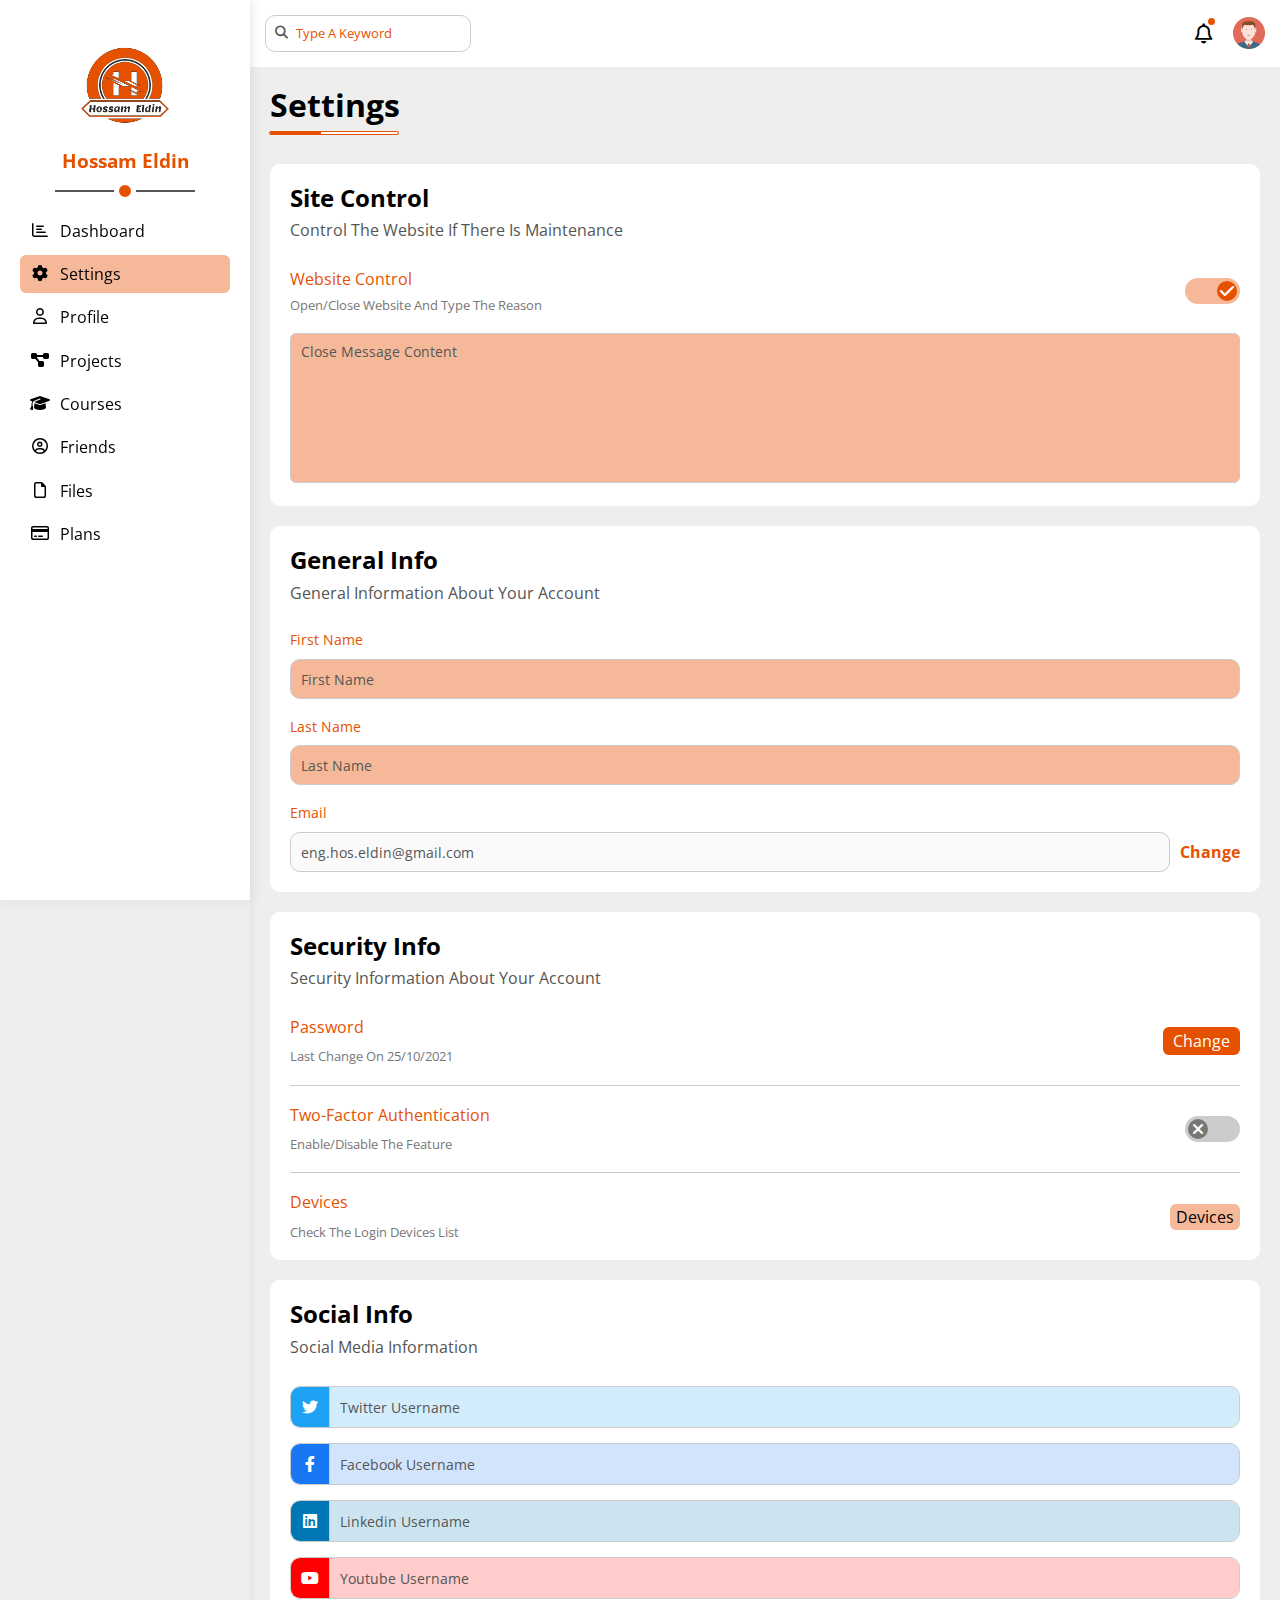
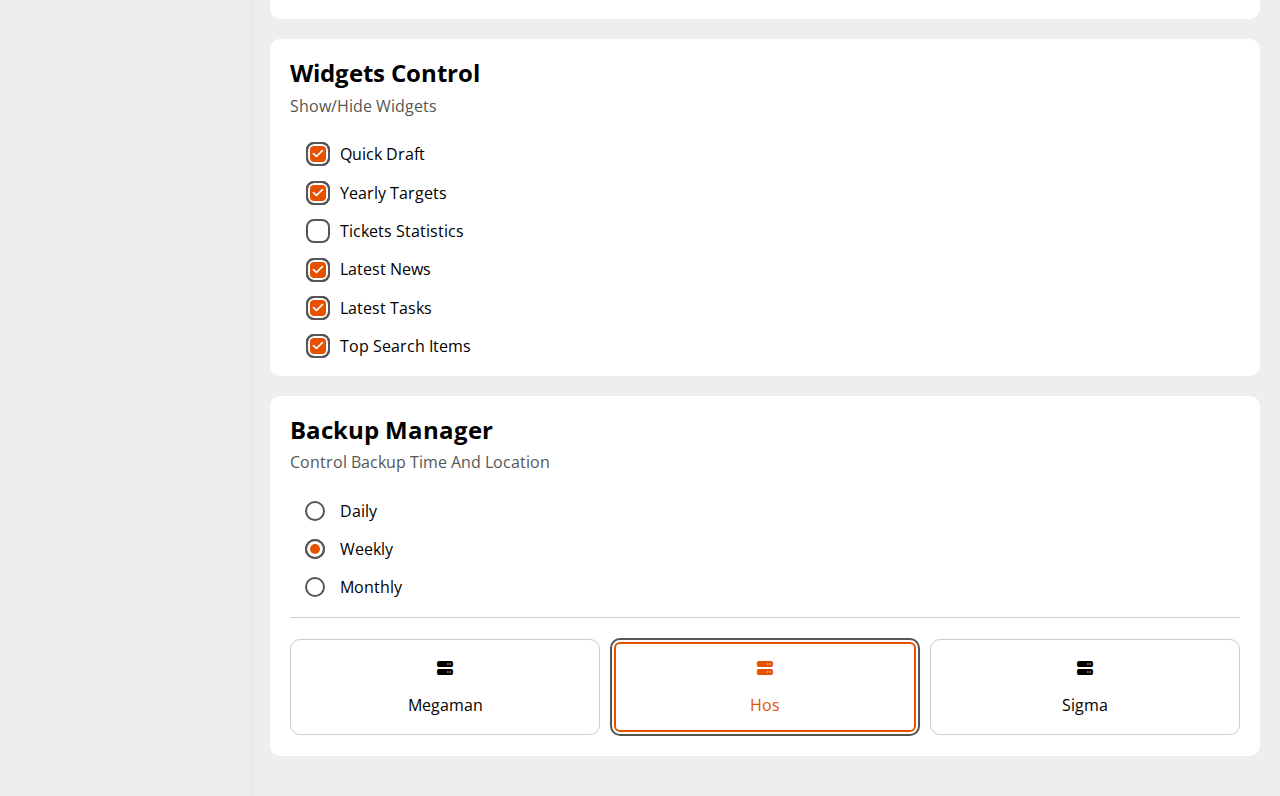
<file: settings.html>
<!DOCTYPE html>
<html lang="en">

  <head>
    <meta charset="UTF-8">
    <meta http-equiv="X-UA-Compatible" content="IE=edge">
    <meta name="viewport" content="width=device-width, initial-scale=1.0">
    <!-- metas -->
    <meta name=”robots” content="index, follow">
    <meta name="description" content=" this is a personal Dashboard setting page">
    <meta name="keywords" content=" personal web developing Dashboard">
    <!-- linking normalize reset  -->
    <link rel="stylesheet" href="css/reset.css">
    <!-- linking font awesome  -->
    <link rel="stylesheet" href="css/all.min.css">
    <!-- linking my framework -->
    <link rel="stylesheet" href="css/dashboard-FW.css">
    <!-- linking main css file -->
    <link rel="stylesheet" href="css/main.css">
    <!-- linking google font (open sans font) -->
    <link rel="preconnect" href="https://fonts.googleapis.com">
    <link rel="preconnect" href="https://fonts.gstatic.com" crossorigin>
    <link
      href="https://fonts.googleapis.com/css2?family=Open+Sans:ital,wght@0,300;0,400;0,500;0,600;0,700;0,800;1,300;1,400;1,500;1,600;1,700;1,800&display=swap"
      rel="stylesheet">
    <title>Hossam's settings</title>
  </head>

  <body>
    <div class="page | d-flex">

      <!-- start side-bar -->
      <div class="side-space"></div>
      <asid class="side-bar | pos-rel p-20 bg-w">
        <div class="logo | m-center mk-20"><a href="#"><img src="imgs/logo-final2.png" alt="logo-hossam eldin "></a>
        </div>
        <h3 class="pos-rel w-fit m-center mk-20 c-mine hide-mobile">Hossam Eldin</h3>
        <ul class="pgs | pk-20 ">
          <li>
            <a class=" | txt-caps d-flex click rad-s p-10 mb-5 gap-10 trans-long" href="index.html">
              <i class="fa-regular fa-chart-bar fa-fw"></i>
              <span class="hide-mobile">Dashboard</span>
            </a>
          </li>
          <li>
            <a class="active | txt-caps d-flex click rad-s p-10 mb-5 gap-10 trans-short" href="settings.html">
              <i class="fa-solid fa-gear fa-fw"></i>
              <span class="hide-mobile">settings</span>
            </a>
          </li>
          <li>
            <a class="txt-caps d-flex click rad-s p-10 mb-5 gap-10 trans-short" href="profile.html">
              <i class="fa-regular fa-user fa-fw"></i>
              <span class="hide-mobile">profile</span>
            </a>
          </li>
          <li>
            <a class="txt-caps d-flex click rad-s p-10 mb-5 gap-10 trans-short" href="projects.html">
              <i class="fa-solid fa-diagram-project fa-fw"></i>
              <span class="hide-mobile">projects</span>
            </a>
          </li>
          <li>
            <a class="txt-caps d-flex click rad-s p-10 mb-5 gap-10 trans-short" href="courses.html">
              <i class="fa-solid fa-graduation-cap fa-fw"></i>
              <span class="hide-mobile">courses</span>
            </a>
          </li>
          <li>
            <a class="txt-caps d-flex click rad-s p-10 mb-5 gap-10 trans-short" href="friends.html">
              <i class="fa-regular fa-circle-user fa-fw"></i>
              <span class="hide-mobile">friends</span>
            </a>
          </li>
          <li>
            <a class="txt-caps d-flex click rad-s p-10 mb-5 gap-10 trans-short" href="files.html">
              <i class="fa-regular fa-file fa-fw"></i>
              <span class="hide-mobile">files</span>
            </a>
          </li>
          <li>
            <a class="txt-caps d-flex click rad-s p-10 mb-5 gap-10 trans-short" href="plans.html">
              <i class="fa-regular fa-credit-card fa-fw"></i>
              <span class="hide-mobile">plans</span>
            </a>
          </li>
        </ul>
      </asid>
      <!-- end side-bar -->

      <main class="pg-content | w-full over-hidden">

        <!-- start header  -->
        <header class=" header | p-15 bg-w space-between">


          <div class="search | pos-rel">
            <input class="p-10 rad-m gray-border" type="search" placeholder="type a keyword">
          </div>


          <div class="icons | align-it-center gap-10">

            <i class="fa-regular fa-bell fa-lg"></i>
            <span class="notification | pos-rel "></span>

            <div class="img">
              <img src="imgs/avatar.png" alt="avatar">
            </div>

          </div>


        </header>
        <!-- end header  -->

        <!-- start setting tab  -->
        <section class="setting-tab | p-20 | m-p-10 ">
          <h1 class="tab-head">settings</h1>

          <!-- cards container  -->
          <div class="two-columns | mb-20 | m-mb-10">

            <!-- card one side control -->
            <div class="site-control | card rad-m">
              <h2>Site Control</h2>
              <p>Control The Website If There Is Maintenance</p>
              <div class="website-control | space-between align-it-center mb-20">
                <div>
                  <span class=" d-block mb-10 c-mine txt-caps">website control</span>
                  <p class="txt-caps c-gray fs-13">Open/Close Website And Type The Reason</p>
                </div>
                <div class="toggle">
                  <label>
                    <input type="checkbox" class="toggle-check" name="hos" checked>
                    <div class="toggle-sw">
                    </div>
                  </label>
                </div>
              </div>

              <textarea class=" bg-input w-full gray-border p-10 rad-s h-150 no-resize "
                placeholder="close message content"></textarea>
            </div>


            <!-- card two general info -->
            <div class="general-info | card rad-m">
              <h2>general info </h2>
              <p>General Information About Your Account</p>
              <form>
                <label class="d-block txt-caps c-mine mb-10 fs-14" for="first">first name</label>
                <input class="w-full gray-border p-10 mb-20 rad-m  bg-input" type="text" id="first"
                  placeholder="First Name">

                <label class="d-block txt-caps c-mine mb-10 fs-14" for="last">last name</label>
                <input class="w-full gray-border p-10 mb-20 rad-m bg-input" type="text" id="last"
                  placeholder="last Name">

                <label class="d-block c-mine mb-10 fs-14" for="mail">Email</label>
                <div class="align-it-center gap-10">
                  <input class="w-full gray-border p-10 rad-m small-hold" type="email" id="mail"
                    placeholder="eng.hos.eldin@gmail.com" disabled>
                  <a class="c-mine fw-bold " href="#">Change</a>
                </div>
              </form>
            </div>


            <!-- card three security -->
            <div class="Security-Info | card rad-m">
              <h2>Security Info</h2>
              <p>Security Information About Your Account</p>

              <div class="password | space-between align-it-center mb-20 pb-20 border-bottom">
                <div>
                  <span class=" d-block mb-10 c-mine txt-caps">password</span>
                  <span class="txt-caps c-gray fs-13">Last Change On 25/10/2021</span>
                </div>

                <a class="main-btn fs-16" href="#">change</a>
              </div>

              <div class="two-factor | space-between align-it-center mb-20 pb-20 border-bottom">
                <div>
                  <span class=" d-block mb-10 c-mine txt-caps">Two-Factor Authentication</span>
                  <span class="txt-caps c-gray fs-13">Enable/Disable The Feature</span>
                </div>
                <div class="toggle">
                  <label>
                    <input type="checkbox" class="toggle-check" name="hos">
                    <div class="toggle-sw">
                    </div>
                  </label>
                </div>
              </div>

              <div class="devices | space-between align-it-center">
                <div>
                  <span class=" d-block mb-10 c-mine txt-caps">devices</span>
                  <span class="txt-caps c-gray fs-13">Check The Login Devices List</span>
                </div>
                <a class="label fs-16" href="#">Devices</a>
              </div>

            </div>

            <!-- card four social -->
            <div class="social-info | card rad-m">
              <h2>Social Info</h2>
              <p>Social Media Information</p>
              <form class="d-flex-col gap-15">

                <div class="holder | d-flex gray-border rad-m over-hidden c-twitter">
                  <i class="fa-brands fa-twitter center-flex c-white p-10 bg-twitter"></i>
                  <input class="w-full p-10 bg-twitter-lite" type="text" placeholder="twitter username">
                </div>

                <div class="holder | d-flex gray-border rad-m over-hidden c-face">
                  <i class="fa-brands fa-facebook-f center-flex c-white p-10 bg-face"></i>
                  <input class="w-full p-10  bg-face-lite" type="text" placeholder="facebook username">
                </div>

                <div class="holder | d-flex gray-border rad-m over-hidden c-linked">
                  <i class="fa-brands fa-linkedin center-flex c-white p-10 bg-linked"></i>
                  <input class="w-full p-10 bg-linked-lite" type="text" placeholder="linkedin username">
                </div>

                <div class="holder | d-flex gray-border rad-m over-hidden c-youtube">
                  <i class="fa-brands fa-youtube center-flex c-white p-10 bg-youtube"></i>
                  <input class="w-full p-10 bg-youtube-lite" type="text" placeholder="youtube username">
                </div>


              </form>

            </div>

            <!-- card five Widgets Control -->
            <div class="widgets-conrol | card rad-m">
              <h2>Widgets Control</h2>
              <p>Show/Hide Widgets</p>
              <ul class="d-flex-col gap-20">
                <li class="align-it-center">
                  <input type="checkbox" id="1" checked>
                  <label for="1">Quick Draft</label>
                </li>
                <li class="align-it-center">
                  <input type="checkbox" id="2" checked>
                  <label for="2">Yearly Targets</label>
                </li>
                <li class="align-it-center">
                  <input type="checkbox" id="3">
                  <label for="3">Tickets Statistics</label>
                </li>
                <li class="align-it-center" >
                  <input type="checkbox" id="4" checked>
                  <label for="4">Latest News</label>
                </li>
                <li class="align-it-center">
                  <input type="checkbox" id="5" checked>
                  <label for="5">Latest Tasks</label>
                </li>
                <li class="align-it-center">
                  <input type="checkbox" id="6" checked>
                  <label for="6">Top Search Items</label>
                </li>
              </ul>



            </div>

            <!-- card six Backup Manager -->
            <div class="backup | card rad-m">
              <h2>Backup Manager</h2>
              <p>Control Backup Time And Location</p>
              <ul class="timing | d-flex-col gap-20 border-bottom pb-20 mb-20">
                <li class="align-it-center">
                  <label for="Daily">Daily
                    <input type="radio" id="Daily" name="time">
                    <span class="custom"></span>
                  </label>
                </li>
                <li class="align-it-center">
                  <label for="Weekly">Weekly
                    <input type="radio" id="Weekly" name="time" checked>
                    <span class="custom"></span>
                  </label>
                </li>
                <li class="align-it-center">
                  <label for="Monthly">Monthly
                    <input type="radio" id="Monthly" name="time">
                    <span class="custom"></span>
                  </label>
                </li>
              </ul>

              <ul class="server | center-flex gap-10 f-wrap ">
                <li class="flex-1 w-full">
                  <input type="radio" name="server" id="mega">
                  <label class="ser | gray-border rad-m d-flex-col gap-20 p-20 txt-cen " for="mega">
                    <i class="fa-solid fa-server"></i>
                    <span class="txt-caps">megaman</span>
                  </label>
                </li>

                <li class="flex-1 w-full">
                  <input type="radio" name="server" id="hos" checked>
                  <label class="ser | gray-border rad-m d-flex-col gap-20 p-20 txt-cen " for="hos">
                    <i class="fa-solid fa-server"></i>
                    <span class="txt-caps">hos</span>
                  </label>
                </li>

                <li class="flex-1 w-full">
                  <input type="radio" name="server" id="sigma">
                  <label class="ser | gray-border rad-m d-flex-col gap-20 p-20 txt-cen " for="sigma">
                    <i class="fa-solid fa-server"></i>
                    <span class="txt-caps">sigma</span>
                  </label>
                </li>
              </ul>


            </div>

          </div>
        </section>
        <!-- end setting tab  -->

      </main>
    </div>






  </body>

</html>
</file>
<file: css/dashboard-FW.css>
/* start global rules */
*,
*::before,
*::after {
  box-sizing: border-box;
  padding: 0;
  margin: 0;
  font-family: inherit;
}
img,
picture,
svg,
video {
  display: block;
  max-width: 100%;
}
input,
textarea,
button,
select {
  font: inherit;
  border: none;
}
*::placeholder {
  text-transform: capitalize;
  font-size: 14px;
  color: var(--gray-900);
}
html {
  scroll-behavior: smooth;
}
body {
  min-height: 100vh;
}
ul {
  list-style: none;
  margin: 0;
  padding: 0;
}
a {
  text-decoration: none;
  color: inherit;
}

i {
  font-weight: bold;
}
*:focus {
  outline: none;
}

/* container  */
.container {
  padding-left: 15px;
  padding-right: 15px;
  margin-left: auto;
  margin-right: auto;
}
/* Mobile */
@media (max-width: 767px) {
  .container {
    width: 100%;
  }
}
/*Small Screens */
@media (min-width: 768px) {
  .container {
    width: 750px;
  }
}
/* Medium Screens */
@media (min-width: 992px) {
  .container {
    width: 970px;
  }
}
/* Large Screens */
@media (min-width: 1200px) {
  .container {
    width: 1170px;
  }
}
/* end global rules */

/* start variables */
:root {
  /* colors  */
  --page-bg-color: #f1f5f9;
  --box-shadow-gray: #ddd;
  --gray-100: #eee;
  --gray-300: #ccc;
  --gray-700: #777;
  --gray-900: #555;
  --bg-gray-hover: #f6f6f6;
  --bg-white: #fff;

  --my-color: #e65100;
  --my-alt-color: #c14c06;
  --my-lite-color: rgba(230, 81, 0, 0.4);
  --blue-color: #0075ff;
  --blue-bg: rgb(0 117 255 / 20%);
  --blue-alt-color: #0d69d5;
  --orange-color: #f59e0b;
  --orange-bg: rgb(245 158 11 / 20%);
  --green-color: #22c55e;
  --green-bg: rgb(34 197 94 / 20%);
  --red-color: #f44336;
  --red-bg: rgb(244 64 52 / 20%);
  --black-color:black;

  /* border-radius */
  --b-rad-s: 6px;
  --b-rad-m: 10px;
  --b-rad-l: 100vh;
  --b-rad-circle: 50%;

  /* transition  */
  --transition-dur-short: 0.3s;
  --transition-dur-long: 1.2s;

  /* font awesome family  */
  --font-awesome: "font awesome 6 free";
}
/* end variables */

/* start framework classes */

/* start boxs  */
.d-flex {
  display: flex;
}
.justify-center {
  display: flex;
  justify-content: center;
}
.space-between {
  display: flex;
  justify-content: space-between;
  align-items: center;
}
.space-around {
  display: flex;
  justify-content: space-around;
}
.flex-end {
  display: flex;
  justify-content: flex-end;
}
.align-it-center {
  display: flex;
  align-items: center;
}
.d-flex-col {
  display: flex;
  flex-direction: column;
}

.center-flex {
  display: flex;
  align-items: center;
  justify-content: center;
}
.f-wrap {
  flex-wrap: wrap;
}
.flex-1 {
  flex: 1;
}
.gap-5 {
  gap: 5px;
}
.gap-10 {
  gap: 10px;
}
.gap-15 {
  gap: 15px;
}
.gap-20 {
  gap: 20px;
}
.gap-30 {
  gap: 30px;
}
.gap-40 {
  gap: 40px;
}

.d-block {
  display: block;
}
.d-in-block {
  display: inline-block;
}
/* end box  */

/* padding  */

.p-0 {
  padding: 0 !important;
}
.p-5 {
  padding: 5px;
}
.p-10 {
  padding: 10px;
}
.p-15 {
  padding: 15px;
}
.p-20 {
  padding: 20px;
}
.pt-15 {
  padding-top: 15px;
}
.pt-20 {
  padding-top: 20px;
}
.pb-10 {
  padding-bottom: 10px;
}
.pb-15 {
  padding-bottom: 15px;
}
.pb-20 {
  padding-bottom: 20px;
}
.pk-5 {
  padding-block: 5px;
}
.pk-10 {
  padding-block: 10px;
}
.pk-20 {
  padding-block: 20px;
}
.pl-10 {
  padding-inline: 10px;
}
.pl-20 {
  padding-inline: 20px;
}
.p-data {
  padding: 4px 6px;
}

/* margins */
.m-5 {
  margin: 5px;
}
.m-10 {
  margin: 10px;
}
.m-15 {
  margin: 15px;
}
.m-20 {
  margin: 20px;
}

.mk-15 {
  margin-block: 15px;
}
.mk-20 {
  margin-block: 20px;
}

.m-center {
  margin-inline: auto;
}

.mt-20 {
  margin-top: 20px;
}
.mt-30 {
  margin-top: 30px;
}

.mb-5 {
  margin-bottom: 5px;
}
.mb-10 {
  margin-bottom: 10px;
}
.mb-15 {
  margin-bottom: 15px;
}
.mb-20 {
  margin-bottom: 20px;
}

.m-left-auto {
  margin-left: auto;
}
/* width classes */

.w-fit {
  width: fit-content;
}
.w-full {
  width: 100%;
}
.w-40 {
  width: 40px;
}
.w-64 {
  width: 64px;
}
.w-100 {
  width: 100px;
}

.svg-size {
  width: 40px;
  aspect-ratio: 1;
  max-width: 40px;
}

/* heights classes */

.h-150 {
  height: 150px;
}

.no-resize {
  resize: none;
}
.aspect {
  aspect-ratio: 1;
}

/* colors */

.bg-lite {
  background-color: var(--my-lite-color);
}
.bg-mine {
  background-color: var(--my-color);
}
.bg-input {
  background-color: var(--my-lite-color);
  caret-color: var(--my-alt-color);
}
.bg-w {
  background-color: var(--bg-white);
}
.bg-blue {
  background-color: var(--blue-color);
}
.bg-orange {
  background-color: var(--orange-color);
}
.bg-green {
  background-color: var(--green-color);
}
.bg-red {
  background-color: var(--red-color) ;
}
.bg-gray {
  background-color: var(--gray-100);
}
.bg-twitter {
  background-color: #1da1f2;
}
.bg-face {
  background-color: #1877f2;
}
.bg-youtube {
  background-color: #ff0000;
}
.bg-linked {
  background-color: #0077b5;
}
.bg-twitter-lite {
  background-color: #1da1f233;
}
.bg-face-lite {
  background-color: #1877f233;
}
.bg-youtube-lite {
  background-color: #ff000033;
}
.bg-linked-lite {
  background-color: #0077b533;
}

.c-mine {
  color: var(--my-color);
}
.c-blue {
  color: var(--blue-color);
}
.c-orange {
  color: var(--orange-color);
}
.c-green {
  color: var(--green-color);
}
.c-red {
  color: var(--red-color);
}
.c-gray {
  color: var(--gray-700);
}
.c-black {
  color: var(--black-color);
}
.c-white {
  color: var(--bg-white);
}
.c-twitter {
  color: #1da1f2;
}
.c-face {
  color: #1877f2;
}
.c-youtube {
  color: #ff0000;
}
.c-linked {
  color: #0077b5;
}

/* borders  */
.gray-border {
  border: 1px solid var(--gray-300);
}
.white-border {
  border: 2px solid var(--bg-white);
}
.border-top {
  border-top: 1px solid var(--gray-300);
}
.border-right {
  border-right: 1px solid var(--gray-300);
}
.border-bottom {
  border-bottom: 1px solid var(--gray-300);
}
.border-left {
  border-left: 1px solid var(--gray-300);
}

/* border radius */
.rad-s {
  /* 6px  */
  border-radius: var(--b-rad-s);
  -webkit-border-radius: var(--b-rad-s);
  -moz-border-radius: var(--b-rad-s);
  -ms-border-radius: var(--b-rad-s);
  -o-border-radius: var(--b-rad-s);
}
.rad-m {
  /* 10px */
  border-radius: var(--b-rad-m);
  -webkit-border-radius: var(--b-rad-m);
  -moz-border-radius: var(--b-rad-m);
  -ms-border-radius: var(--b-rad-m);
  -o-border-radius: var(--b-rad-m);
}
.rad-l {
  /* oval  */
  border-radius: var(--b-rad-l);
  -webkit-border-radius: var(--b-rad-l);
  -moz-border-radius: var(--b-rad-l);
  -ms-border-radius: var(--b-rad-l);
  -o-border-radius: var(--b-rad-l);
}
.rad-circle {
  border-radius: var(--b-rad-circle);
  -webkit-border-radius: var(--b-rad-circle);
  -moz-border-radius: var(--b-rad-circle);
  -ms-border-radius: var(--b-rad-circle);
  -o-border-radius: var(--b-rad-circle);
  aspect-ratio: 1;
}


/* text formating  */
.txt-caps {
  text-transform: capitalize;
}
.txt-upper {
  text-transform: uppercase;
}
.txt-cen {
  text-align: center;
}
.txt-right {
  text-align: right;
}

/* fonts  */

/* sizes */
.fs-13 {
  /* font-size: 13px; */
  font-size: 0.813rem !important;
}
.fs-14 {
  /* font-size: 14px; */
  font-size: 0.875rem;
}
.fs-15 {
  /* font-size: 15px; */
  font-size: 0.938rem;
}
.fs-16 {
  /* font-size: 16px; */
  font-size: 1rem !important;
}
.fs-18 {
  /* font-size: 18px; */
  font-size: 1.125rem ;
}
.fs-25 {
  /* font-size: 25px; */
  font-size: 1.563rem;
}
.fs-40 {
  /* font-size: 40px; */
  font-size: 2.5rem;
}

/* weight */
.fw-bold {
  font-weight: bold;
}

/* line heights */

.lh-16 {
  line-height: 1.6;
}




/* rtl  */
.rtl {
  direction: rtl;
}

/* inputs */
/* ::placeholder  */
.gray-hold::placeholder {
  color: var(--gray-900);
}
.small-hold::placeholder {
  text-transform: lowercase;
}
.cap-hold::placeholder {
  text-transform: uppercase;
}



/* positions */
.pos-rel {
  position: relative;
}
.pos-abs {
  position: absolute;
}
.pos-xcen {
  left: 50%;
  transform: translateX(-50%);
  -webkit-transform: translateX(-50%);
  -moz-transform: translateX(-50%);
  -ms-transform: translateX(-50%);
  -o-transform: translateX(-50%);
}
.pos-ycen {
  top: 50%;
  transform: translatey(-50%);
  -webkit-transform: translatey(-50%);
  -moz-transform: translatey(-50%);
  -ms-transform: translatey(-50%);
  -o-transform: translatey(-50%);
}

/* overflow  */
.over-hidden {
  overflow: hidden;
}

/* hover and focus  */
.click:hover,
.active {
  /* background-color: var(--bg-gray-hover); */
  background-color: var(--my-lite-color);
}
.btn:hover {
  background-color: var(--my-alt-color);
  font-weight: 600;
}


/* transitions  */
.trans-short {
  transition: var(--transition-dur-short);
  -webkit-transition: var(--transition-dur-short);
  -moz-transition: var(--transition-dur-short);
  -ms-transition: var(--transition-dur-short);
  -o-transition: var(--transition-dur-short);
}
.trans-long {
  transition: var(--transition-dur-long);
  -webkit-transition: var(--transition-dur-long);
  -moz-transition: var(--transition-dur-long);
  -ms-transition: var(--transition-dur-long);
  -o-transition: var(--transition-dur-long);
}

/* mobile adjust */

@media (max-width: 767px) {

/* start mobile boxs  */

  .hide-mobile {
    display: none;
  }
  .m-d-flex {
    display: flex;
    flex-direction: column;
    gap: 20px;
  }
  .m-jus-cen {
    align-items: center;
  }
  .m-flex-cen {
  justify-content: center;
  }
  /* mobile padding  */
  .m-p-5 {
    padding: 5px !important;
  }
  .m-p-10 {
    padding: 10px;
  }

  /* mobile margin  */
  .m-mb-10 {
    margin-bottom: 10px;
  }
  .m-m-cen {
    margin-inline: auto !important;
  }

/* mobile width classes */


/*mobile text formating  */
  .m-txt-cen {
    text-align: center;
  }

  /* mobile fonts  */
  .m-fs-20 {
    font-size: 20px;
  }



}

/* multi classes */

/* end framework classes */
</file>
<file: css/main.css>
/* start global rules */
body {
  font-family: "Open Sans", sans-serif;
}
::-webkit-scrollbar {
  width: 10px;
}
::-webkit-scrollbar:horizontal {
  height: 10px;
}
::-webkit-scrollbar-track {
  background-color: var(--orange-bg);
}
::-webkit-scrollbar-thumb {
  background-color: var(--orange-color);
  border-radius: 10px;
  -webkit-border-radius: 10px;
  -moz-border-radius: 10px;
  -ms-border-radius: 10px;
  -o-border-radius: 10px;
}
::-webkit-scrollbar-button {
  background-color: var(--orange-color);
  border-radius: 3px;
  -webkit-border-radius: 3px;
  -moz-border-radius: 3px;
  -ms-border-radius: 3px;
  -o-border-radius: 3px;
}
::-webkit-scrollbar-thumb:hover,
::-webkit-scrollbar-button:hover {
  background-color: var(--my-color);
}

/* end global rules */
/* start component */
/* tab head  */
.tab-head {
  text-transform: capitalize;
  margin: 0 0 40px;
  position: relative;
}
.tab-head:after {
  content: "";
  position: absolute;
  width: 4em;
  height: 2px;
  left: 0;
  bottom: -0.3125em;
  outline: 0.1px solid var(--my-color);
  background-image: linear-gradient(to right, var(--my-color) 40%, white 40%);
  border-radius: 1px;
  -webkit-border-radius: 1px;
  -moz-border-radius: 1px;
  -ms-border-radius: 1px;
  -o-border-radius: 1px;
}
/* cards container  */
.two-columns {
  display: grid;
  grid-template-columns: repeat(auto-fit, minmax(500px, 1fr));
  gap: 1.25rem;
}
.three-columns {
  display: grid;
  grid-template-columns: repeat(auto-fit, minmax(300px, 1fr));
  gap: 1.25rem;
}
@media (max-width: 767px) {
  .two-columns,
  .three-columns {
    grid-template-columns: minmax(200px, 1fr);
    gap: 0.625rem;
  }
}
/* cards  */
.card {
  background-color: var(--bg-white);
  padding: 1.25rem;
  overflow: hidden;
}
/* cards heading  */
.card h2 {
  text-transform: capitalize;
  margin-bottom: 10px;
}
.card h2 + p {
  text-transform: capitalize;
  color: var(--gray-900);
  margin-bottom: 30px;
}
/* buttons  */
.main-btn {
  display: block;
  width: fit-content;
  background-color: var(--my-color);
  color: var(--bg-white);
  padding: 5px 10px;
  text-transform: capitalize;
  font-size: 14px;
  border: none;
  border-radius: var(--b-rad-s);
  -webkit-border-radius: var(--b-rad-s);
  -moz-border-radius: var(--b-rad-s);
  -ms-border-radius: var(--b-rad-s);
  -o-border-radius: var(--b-rad-s);
  transition: var(--transition-dur-short);
  -webkit-transition: var(--transition-dur-short);
  -moz-transition: var(--transition-dur-short);
  -ms-transition: var(--transition-dur-short);
  -o-transition: var(--transition-dur-short);
}
.main-btn:hover {
  background-color: var(--my-alt-color);
}
/* labels  */
.label {
  text-transform: capitalize;
  font-size: 13px;
  background-color: var(--my-lite-color);
  padding: 4px 6px;
  border-radius: var(--b-rad-s);
  -webkit-border-radius: var(--b-rad-s);
  -moz-border-radius: var(--b-rad-s);
  -ms-border-radius: var(--b-rad-s);
  -o-border-radius: var(--b-rad-s);
}
/* colored items */
/* blue items */
.blue {
  color: var(--blue-color);
  background-color: var(--blue-bg);
}
/* orange items */
.orange {
  color: var(--orange-color);
  background-color: var(--orange-bg);
}
/* green items */
.green {
  color: var(--green-color);
  background-color: var(--green-bg);
}
.red {
  color: var(--red-color);
  background-color: var(--red-bg);
}

/* toggle */
.toggle {
  width: fit-content;
}
.toggle-check {
  appearance: none;
  display: none;
}
.toggle-sw {
  position: relative;
  height: 26px;
  cursor: pointer;
  width: 55px;
  background-color: var(--gray-300);
  border-radius: var(--b-rad-l);
  -webkit-border-radius: var(--b-rad-l);
  -moz-border-radius: var(--b-rad-l);
  -ms-border-radius: var(--b-rad-l);
  -o-border-radius: var(--b-rad-l);
  transition: var(--transition-dur-short);
  -webkit-transition: var(--transition-dur-short);
  -moz-transition: var(--transition-dur-short);
  -ms-transition: var(--transition-dur-short);
  -o-transition: var(--transition-dur-short);
}
.toggle-sw::before {
  content: "\f00d";
  font-family: var(--font-awesome);
  font-weight: bold;
  width: 20px;
  aspect-ratio: 1;
  color: var(--bg-white);
  background-color: var(--gray-700);
  display: flex;
  justify-content: center;
  align-items: center;
  position: absolute;
  top: 50%;
  left: 3px;
  transform: translateY(-50%);
  border-radius: 50%;
  -webkit-border-radius: 50%;
  -moz-border-radius: 50%;
  -ms-border-radius: 50%;
  -o-border-radius: 50%;
  -webkit-transform: translateY(-50%);
  -moz-transform: translateY(-50%);
  -ms-transform: translateY(-50%);
  -o-transform: translateY(-50%);
  transition: all var(--transition-dur-short);
  -webkit-transition: all var(--transition-dur-short);
  -moz-transition: all var(--transition-dur-short);
  -ms-transition: all var(--transition-dur-short);
  -o-transition: all var(--transition-dur-short);
}
.toggle-check:checked + .toggle-sw {
  background-color: var(--my-lite-color);
}
.toggle-check:checked + .toggle-sw::before {
  content: "\f00c";
  background-color: var(--my-color);
  left: 32px;
}
/* end component */
.page {
  min-height: 100vh;
  /* background-color: var(--page-bg-color); */
  background-color: var(--gray-100);
  /* background-color:rgba(230, 81, 0, 0.3); */
}
/* start side bar  */
.side-space {
  box-shadow: 0 0 10px #ddd;
  /* flex-basis: 250px; */
  min-width: 250px;
}
.side-bar {
  box-shadow: 0 0 10px #ddd;
  flex-basis: 250px;
  width: 250px;
  position: fixed;
  z-index: 1000;
  min-height: 100vh;
}
.side-bar .logo {
  width: 90px;
}
@media (min-width: 768px) {
  .side-bar h3::before,
  .side-bar h3::after {
    content: "";
    position: absolute;
  }
  .side-bar h3::before {
    width: 110%;
    height: 2px;
    bottom: -20px;
    left: -5%;
    background-color: var(--gray-900);
  }
  .side-bar h3::after {
    width: 22px;
    aspect-ratio: 1;
    bottom: -30px;
    left: 50%;
    background-color: var(--my-color);
    border: 5px solid white;
    transform: translateX(-50%);
    border-radius: var(--b-rad-circle);
    -webkit-transform: translateX(-50%);
    -moz-transform: translateX(-50%);
    -ms-transform: translateX(-50%);
    -o-transform: translateX(-50%);
    -webkit-border-radius: var(--b-rad-circle);
    -moz-border-radius: var(--b-rad-circle);
    -ms-border-radius: var(--b-rad-circle);
    -o-border-radius: var(--b-rad-circle);
  }
}
@media (max-width: 767px) {
  .side-space {
    min-width: 60px;
  }
  .side-bar {
    flex-basis: fit-content;
    width: 60px;
    padding: 10px;
  }
  .side-bar .logo {
    width: 30px;
  }
  .side-bar ul a {
    font-size: 14px;
  }
}
/* end side bar  */
/* start header  */
header .search::before {
  content: "\f002";
  font-family: var(--font-awesome);
  font-weight: bold;
  font-size: 13px;
  color: var(--gray-900);
  position: absolute;
  left: 10px;
  top: 50%;
  transform: translateY(-50%);
  -webkit-transform: translateY(-50%);
  -moz-transform: translateY(-50%);
  -ms-transform: translateY(-50%);
  -o-transform: translateY(-50%);
}
input[type="search"] {
  padding-left: 30px;
  font-size: 13px;
  caret-color: var(--my-color);
}
input[type="search"]::placeholder {
  color: var(--gray-700);
  text-transform: capitalize;
  font-size: 13px;
  color: var(--my-color);
  transition: var(--transition-dur-short);
  -webkit-transition: var(--transition-dur-short);
  -moz-transition: var(--transition-dur-short);
  -ms-transition: var(--transition-dur-short);
  -o-transition: var(--transition-dur-short);
}
@media (max-width: 767px) {
  input[type="search"] {
    width: 150px;
  }
  input[type="search"]::placeholder {
    font-size: 12px;
  }
}
input[type="search"]:focus-within::placeholder {
  opacity: 0;
}
header .icons span::after {
  content: "";
  position: absolute;
  background-color: var(--my-color);
  width: 7px;
  aspect-ratio: 1;
  border-radius: var(--b-rad-circle);
  -webkit-border-radius: var(--b-rad-circle);
  -moz-border-radius: var(--b-rad-circle);
  -ms-border-radius: var(--b-rad-circle);
  -o-border-radius: var(--b-rad-circle);
  top: -15px;
  right: 8px;
  animation: blinking 1s infinite alternate;
  -webkit-animation: blinking 1s infinite alternate;
}
header .icons .img {
  width: 32px;
  aspect-ratio: 1;
}
/* end header  */
/* dashboard tab  */
/* card one welcome  */
.dashboard-tab .intro .img {
  width: 200px;
  margin-bottom: -10px;
}
.dashboard-tab .welcome .personal-img {
  width: 60px;
  border: 5px solid white;
  top: -30px;
  left: 20px;
  box-shadow: 0 0 10px var(--box-shadow-gray);
}
@media (max-width: 767px) {
  .dashboard-tab .welcome .personal-img {
    left: 50%;
    transform: translateX(-50%);
    -webkit-transform: translateX(-50%);
    -moz-transform: translateX(-50%);
    -ms-transform: translateX(-50%);
    -o-transform: translateX(-50%);
  }
}
.dashboard-tab .welcome .info {
  border-right: none;
  border-left: none;
}
.dashboard-tab .welcome .info h3 {
  font-weight: normal;
  margin-bottom: 10px;
}
.dashboard-tab .welcome .info h3 + p {
  color: var(--gray-900);
  font-size: 14px;
}
.dashboard-tab .welcome-btn {
  margin-inline: auto 1.3em;
  margin-block: 20px;
}
/* card two draft */
.dashboard-tab .draft textarea {
  min-height: 150px;
  resize: none;
}
.dashboard-tab .draft .main-btn {
  margin-inline: auto 1.3em;
}
/* card three targets */
.dashboard-tab .targets .target .icon {
  width: 80px;
  aspect-ratio: 1;
}
.dashboard-tab .targets .holder {
  flex: 1;
}
.dashboard-tab .targets .prog {
  height: 4px;
}
.dashboard-tab .targets .prog span {
  display: block;
  height: 100%;
  position: relative;
}
.dashboard-tab .targets .prog span::after {
  content: attr(data-progress);
  width: 36px;
  position: absolute;
  right: -18px;
  top: -33px;
  font-size: 13px;
  color: var(--bg-white);
  background-color: inherit;
  padding: 4px 5px;
  border-radius: 6px;
  -webkit-border-radius: 6px;
  -moz-border-radius: 6px;
  -ms-border-radius: 6px;
  -o-border-radius: 6px;
}
.dashboard-tab .targets .prog span::before {
  content: "";
  position: absolute;
  right: -8px;
  top: -12px;
  border: 8px solid;
  border-color: transparent;
  border-top-color: inherit;
}
/* card four stats */
.dashboard-tab .stats .stats-content {
  display: grid;
  grid-template-columns: 1fr 1fr;
}
@media (max-width: 767px) {
  .dashboard-tab .stats .stats-content {
    grid-template-columns: 1fr;
  }
}
/* card five news */
.dashboard-tab .news .article:not(:last-child) {
  border-bottom: 1px solid var(--gray-300);
  margin-bottom: 20px;
  padding-bottom: 20px;
}
.dashboard-tab .news .article .img {
  width: 100px;
}
/* card six tasks */
.dashboard-tab .tasks .finished {
  opacity: 0.5;
  text-decoration: line-through;
}
.delete:hover {
  color: var(--red-color);
  cursor: pointer;
}
/* card nine project*/
.dashboard-tab .progress .pro-img {
  position: absolute;
  bottom: 0;
  right: 0;
  width: 170px;
  opacity: 0.3;
}
.dashboard-tab .progress ul {
  isolation: isolate;
}
.dashboard-tab .progress ul:before {
  content: "";
  position: absolute;
  height: calc(100% - 10px);
  width: 2px;
  background-color: var(--my-color);
  z-index: -1;
  left: 8px;
  top: 0;
}
.progress .dot {
  --dot-width: 18px;
  min-width: var(--dot-width);
  border: 3px solid white;
  outline: 2px solid var(--my-color);
  margin-block: auto;
}
.done {
  background-color: var(--my-color);
}
.in-progress {
  background-color: var(--orange-color);
  animation: blinking 0.8s infinite alternate;
  -webkit-animation: blinking 0.8s infinite alternate;
}
.not-yet {
  background-color: var(--bg-white);
}
@keyframes blinking {
  100% {
    background-color: white;
  }
}
/* card ten reminders  */
.reminders .dot {
  min-width: 15px;
  margin-block: auto;
}
.reminders .info {
  border-left: 2px solid;
  border-color: inherit;
  padding-left: 15px;
}
/* card eleven post */
.dashboard-tab .post .img {
  width: 48px;
}
.dashboard-tab .post .account + p {
  line-height: 2;
}
/* card twelve social media */
.dashboard-tab .social .platform i {
  width: 50px;
  aspect-ratio: 1;
}
.dashboard-tab .social .platform i + span {
  flex: 1;
}
.dashboard-tab .social .platform i:hover {
  transform: rotate(360deg);
  -webkit-transform: rotate(360deg);
  -moz-transform: rotate(360deg);
  -ms-transform: rotate(360deg);
  -o-transform: rotate(360deg);
}
.dashboard-tab .social .platform a {
  margin-right: 10px;
}
/* projects */
.dashboard-tab .projects .responsive-table {
  overflow-x: auto;
}
.dashboard-tab .projects .responsive-table table {
  border-spacing: 0;
  min-width: 800px;
}
.dashboard-tab .projects .responsive-table td {
  padding: 15px;
  text-transform: capitalize;
}
.dashboard-tab .projects .responsive-table thead td {
  background-color: var(--my-lite-color);
  font-weight: bold;
}
.dashboard-tab .projects .responsive-table tbody tr {
  transition: var(--transition-dur-short);
  -webkit-transition: var(--transition-dur-short);
  -moz-transition: var(--transition-dur-short);
  -ms-transition: var(--transition-dur-short);
  -o-transition: var(--transition-dur-short);
}
.dashboard-tab .projects .responsive-table tbody tr:hover {
  background-color: var(--orange-bg);
}
.dashboard-tab .projects .responsive-table tbody td {
  border-bottom: 1px solid var(--my-lite-color);
  border-left: 1px solid var(--my-lite-color);
}
.dashboard-tab .projects .responsive-table tr td:last-child {
  border-right: 1px solid var(--my-lite-color);
  text-align: center;
}
.dashboard-tab .projects .responsive-table tbody td:nth-child(5) {
  width: 185px;
}
.dashboard-tab .projects .responsive-table tbody td img {
  display: inline-block;
  width: 35px;
  aspect-ratio: 1;
  border: 3px solid var(--bg-white);
  border-radius: 50%;
  -webkit-border-radius: 50%;
  -moz-border-radius: 50%;
  -ms-border-radius: 50%;
  -o-border-radius: 50%;
  transition: var(--transition-dur-short);
  -webkit-transition: var(--transition-dur-short);
  -moz-transition: var(--transition-dur-short);
  -ms-transition: var(--transition-dur-short);
  -o-transition: var(--transition-dur-short);
}
.dashboard-tab .projects .responsive-table tbody td img:not(:first-child) {
  margin-left: -15px;
}
.projects tbody td:nth-child(5):hover img:not(:first-child) {
  margin-left: -10px;
}
.dashboard-tab .projects .pending {
  background-color: var(--orange-color);
}
.dashboard-tab .projects .ongoing {
  background-color: var(--blue-color);
}
.dashboard-tab .projects .completed {
  background-color: var(--green-color);
}
.dashboard-tab .projects .rejected {
  background-color: var(--red-color);
}
/* end dashboard tab  */
/* start setting tab  */
/* start general info  */
input:disabled {
  cursor: not-allowed;
  cursor: no-drop;
}
/* start social info  */
.social-info .holder:focus-within {
  border-width: 2px;
  border-color: inherit;
}
.social-info .holder:focus-within i {
  background-color: var(--bg-white);
  color: inherit;
}
.social-info .holder i {
  border-right: 1px solid;
  border-color: inherit;
  width: 40px;
  aspect-ratio: 1;
}
.social-info .holder input {
  height: 40px;
}
/* start widgets */
.widgets-conrol ul li input {
  appearance: none;
  display: none;
}
.widgets-conrol ul li label {
  position: relative;
  padding-left: 30px;
  margin-left: 20px;
  cursor: pointer;
}
.widgets-conrol ul li label::before,
.widgets-conrol ul li label::after {
  position: absolute;
  border-radius: 4px;
  -webkit-border-radius: 4px;
  -moz-border-radius: 4px;
  -ms-border-radius: 4px;
  -o-border-radius: 4px;
  width: 16px;
  aspect-ratio: 1;
  left: 0;
  top: 50%;
  margin-top: -8px;
  outline: 2px solid var(--gray-900);
  outline-offset: 2px;
}
.widgets-conrol ul li label::before {
  content: "";
}
.widgets-conrol ul li label:hover::before {
  outline-color: var(--my-color);
}
.widgets-conrol ul li label::after {
  content: "\f00c";
  background-color: var(--my-color);
  font-weight: bold;
  font-size: 12px;
  font-family: var(--font-awesome);
  display: flex;
  justify-content: center;
  align-items: center;
  color: var(--bg-white);

  transition: var(--transition-dur-short);
  -webkit-transition: var(--transition-dur-short);
  -moz-transition: var(--transition-dur-short);
  -ms-transition: var(--transition-dur-short);
  -o-transition: var(--transition-dur-short);

  transform: scale(0) rotate(360deg);
  -webkit-transform: scale(0) rotate(360deg);
  -moz-transform: scale(0) rotate(360deg);
  -ms-transform: scale(0) rotate(360deg);
  -o-transform: scale(0) rotate(360deg);
}
.widgets-conrol ul li input:checked + label::after {
  transform: scale(1);
  -webkit-transform: scale(1);
  -moz-transform: scale(1);
  -ms-transform: scale(1);
  -o-transform: scale(1);
}
/* card six Backup Manager */
.backup ul li input {
  appearance: none;
  display: none;
}
.backup .timing li label {
  position: relative;
  padding-left: 30px;
  margin-left: 20px;
  cursor: pointer;
}
.backup .timing li .custom::before,
.backup .timing li .custom::after {
  content: "";
  position: absolute;
  width: 10px;
  aspect-ratio: 1;
  left: 0;
  top: 50%;
  margin-top: -5px;
  outline: 2px solid;
  outline-color: var(--gray-900);
  outline-offset: 3px;
  border-radius: 50%;
  -webkit-border-radius: 50%;
  -moz-border-radius: 50%;
  -ms-border-radius: 50%;
  -o-border-radius: 50%;
}
.backup .timing li .custom::after {
  background-color: var(--my-color);
  transform: scale(0);
  -webkit-transform: scale(0);
  -moz-transform: scale(0);
  -ms-transform: scale(0);
  -o-transform: scale(0);
  transition: var(--transition-dur-short);
  -webkit-transition: var(--transition-dur-short);
  -moz-transition: var(--transition-dur-short);
  -ms-transition: var(--transition-dur-short);
  -o-transition: var(--transition-dur-short);
}
.backup .timing li label:hover .custom::before {
  outline-color: var(--my-color);
}
.backup .timing li input:checked + .custom::after {
  /* outline-color: var(--my-color); */
  transform: scale(1);
  -webkit-transform: scale(1);
  -moz-transform: scale(1);
  -ms-transform: scale(1);
  -o-transform: scale(1);
}
.backup .server li .ser {
  min-width: 120px;
  cursor: pointer;
}
.backup .server li label:hover {
  outline: 2px solid var(--my-lite-color);
  outline-offset: -6px;
  /* color: var(--my-alt-color); */
}
.backup .server li input:checked + .ser {
  color: var(--my-color);
  border-width: 2px;
  /* border-color: var(--my-color); */
  border-color: var(--gray-900);
  /* outline: 2px solid var(--my-lite-color); */
  outline: 2px solid var(--my-color);
  outline-offset: -6px;
}
/* end setting tab  */
/* start profile tab  */
/* main container  */
.profile-tab .profile-content {
  display: grid;
  grid-template-areas: "main-profile main-profile" "skills activities";
  gap: 20px;
  grid-template-columns: 1fr 2fr;
}
@media (max-width: 991px) {
  .profile-tab .profile-content {
    grid-template-areas: "main-profile " "skills" "activities";
    gap: 10px;
    grid-template-columns: 1fr;
  }
}
.profile-tab .profile-content .main {
  grid-area: main-profile;
}
.profile-tab .profile-content .my-skills {
  grid-area: skills;
  min-width: 210px;
}
@media (max-width: 991px) {
  .profile-tab .profile-content .my-skills ul {
    text-align: center;
  }
}
.profile-tab .profile-content .activities {
  grid-area: activities;
}
/* main card  */
.profile-tab .profile-content .main .simple {
  flex-basis: 300px;
  min-width: 200px;
  flex: 1;
}
.profile-tab .profile-content .main .simple img {
  width: 120px;
}
.profile-tab .profile-content .main .simple .holder {
  width: 70%;
  height: 5px;
}
.profile-tab .profile-content .main .simple span {
  height: inherit;
}
/* ditailed info  */
.profile-tab .profile-content .main .informations {
  flex: 2;
}
@media (max-width: 767px) {
  .profile-tab .profile-content .main .informations {
    border-left: none;
  }
}
.profile-tab .profile-content .main .informations .info {
  display: grid;
  grid-template-columns: repeat(auto-fit, minmax(190px, 1fr));
}
.profile-tab .profile-content .main .informations > div:hover {
  background-color: var(--my-lite-color);
  --gray-700: #444;
}
.profile-tab .profile-content .main .informations .info p {
  min-width: 200px;
}
/* activities card  */
.activities .activity .img {
  width: 64px;
}
/* end profile tab  */
/* start projects tab  */
.card > h4 {
  text-transform: capitalize;
  font-weight: normal;
  margin-top: 5px;
}
.card > h4 + p {
  text-transform: capitalize;
  color: var(--gray-700);
  margin: 10px 0 20px;
  font-size: 14px;
  min-height: 33px;
}
.team-member-stacking img {
  display: inline-block;
  width: 40px;
  aspect-ratio: 1;
  border: 2px solid var(--bg-white);
  border-radius: 50%;
  -webkit-border-radius: 50%;
  -moz-border-radius: 50%;
  -ms-border-radius: 50%;
  -o-border-radius: 50%;
  transition: var(--transition-dur-short);
  -webkit-transition: var(--transition-dur-short);
  -moz-transition: var(--transition-dur-short);
  -ms-transition: var(--transition-dur-short);
  -o-transition: var(--transition-dur-short);
}
.team-member-stacking img:not(:first-child) {
  margin-left: -15px;
}
.team-member-stacking:hover img:not(:first-child) {
  margin-left: -10px;
}
.team-member-stacking img:hover {
  position: relative;
  z-index: 5;
  transform: translateY(-10px);
  -webkit-transform: translateY(-10px);
  -moz-transform: translateY(-10px);
  -ms-transform: translateY(-10px);
  -o-transform: translateY(-10px);
}
.projects-tab .bar {
  width: 60%;
  height: 5px;
}
.projects-tab span.date {
  top: 8px;
  right: 10px;
}
/* end projects tab  */
/* start courses tab  */
.courses-tab .course .c-info {
  bottom: -11px;
}
/* end courses tab  */
/* start friends tab  */
.friends-tab .friend .vip {
  right: 20px;
  opacity: 0.5;
}
.friends-tab .friend .contact {
  top: -20px;
}
.friends-tab .friend .contact i {
  width: 33px;
  cursor: pointer;
  transition: var(--transition-dur-short);
  -webkit-transition: var(--transition-dur-short);
  -moz-transition: var(--transition-dur-short);
  -ms-transition: var(--transition-dur-short);
  -o-transition: var(--transition-dur-short);
}
.friends-tab .friend .contact i:hover {
  color: var(--bg-white);
  background-color: var(--my-color);
}
.friends-tab .friend .del:hover {
  color: var(--bg-white);
  background-color: red;
}
/* end friends tab  */
/* start files tab  */
.files-tab .files-container {
  display: flex;
  gap: 20px;
}
.files-tab .files-container .files {
  flex: 1;
  display: grid;
  grid-template-columns: repeat(auto-fit, minmax(190px,1fr));
  gap: 20px;
}
.files-tab .files-container .files-stats {
  width: 250px;
  max-width: 100%;
  margin-block: 0 auto;
}
@media (max-width: 767px) {
  .files-tab .files-container {
    flex-direction: column-reverse;
    gap: 10px;
  }
  .files-tab .files-container .files-stats {
    width: 100%;
  }
  .files-tab .files-container .files {
    gap: 10px;
  }
}
.files-tab .files-stats li:last-child a:hover .up-arrow {
  animation: bouncing 0.4s infinite alternate;
  -webkit-animation: bouncing 0.4s infinite alternate;
}
@keyframes bouncing {
  0% {
    top: 2px;
  }
  100% {
    top: -1px;
  }
}
.files-tab .files .file:hover img {
  transform: rotate(6deg);
  -webkit-transform: rotate(6deg);
  -moz-transform: rotate(6deg);
  -ms-transform: rotate(6deg);
  -o-transform: rotate(6deg);
}
.files-tab .files .file:hover img + p {
  color: var(--my-color);
  font-weight: 600;
}
.files-tab .files .file .download {
  top: 15px;
  left: 15px;
}
.files-tab .files .file .download:hover {
color: var(--my-alt-color);
}
/* end files tab  */
/* start plans tab  */
.plans-tab .plan .head {
  outline: 3px solid white;
  outline-offset: -7px;
}
.plans-tab .plan .head .currency {
  top: -16px;
}
.plans-tab .plan:first-of-type .help:hover {
  color: var(--green-color);
}
.plans-tab .plan:nth-of-type(2) .help:hover {
  color: var(--blue-color);
}
.plans-tab .plan:last-of-type .help:hover {
  color: var(--orange-color);
}
/* end plans tab  */
</file>
